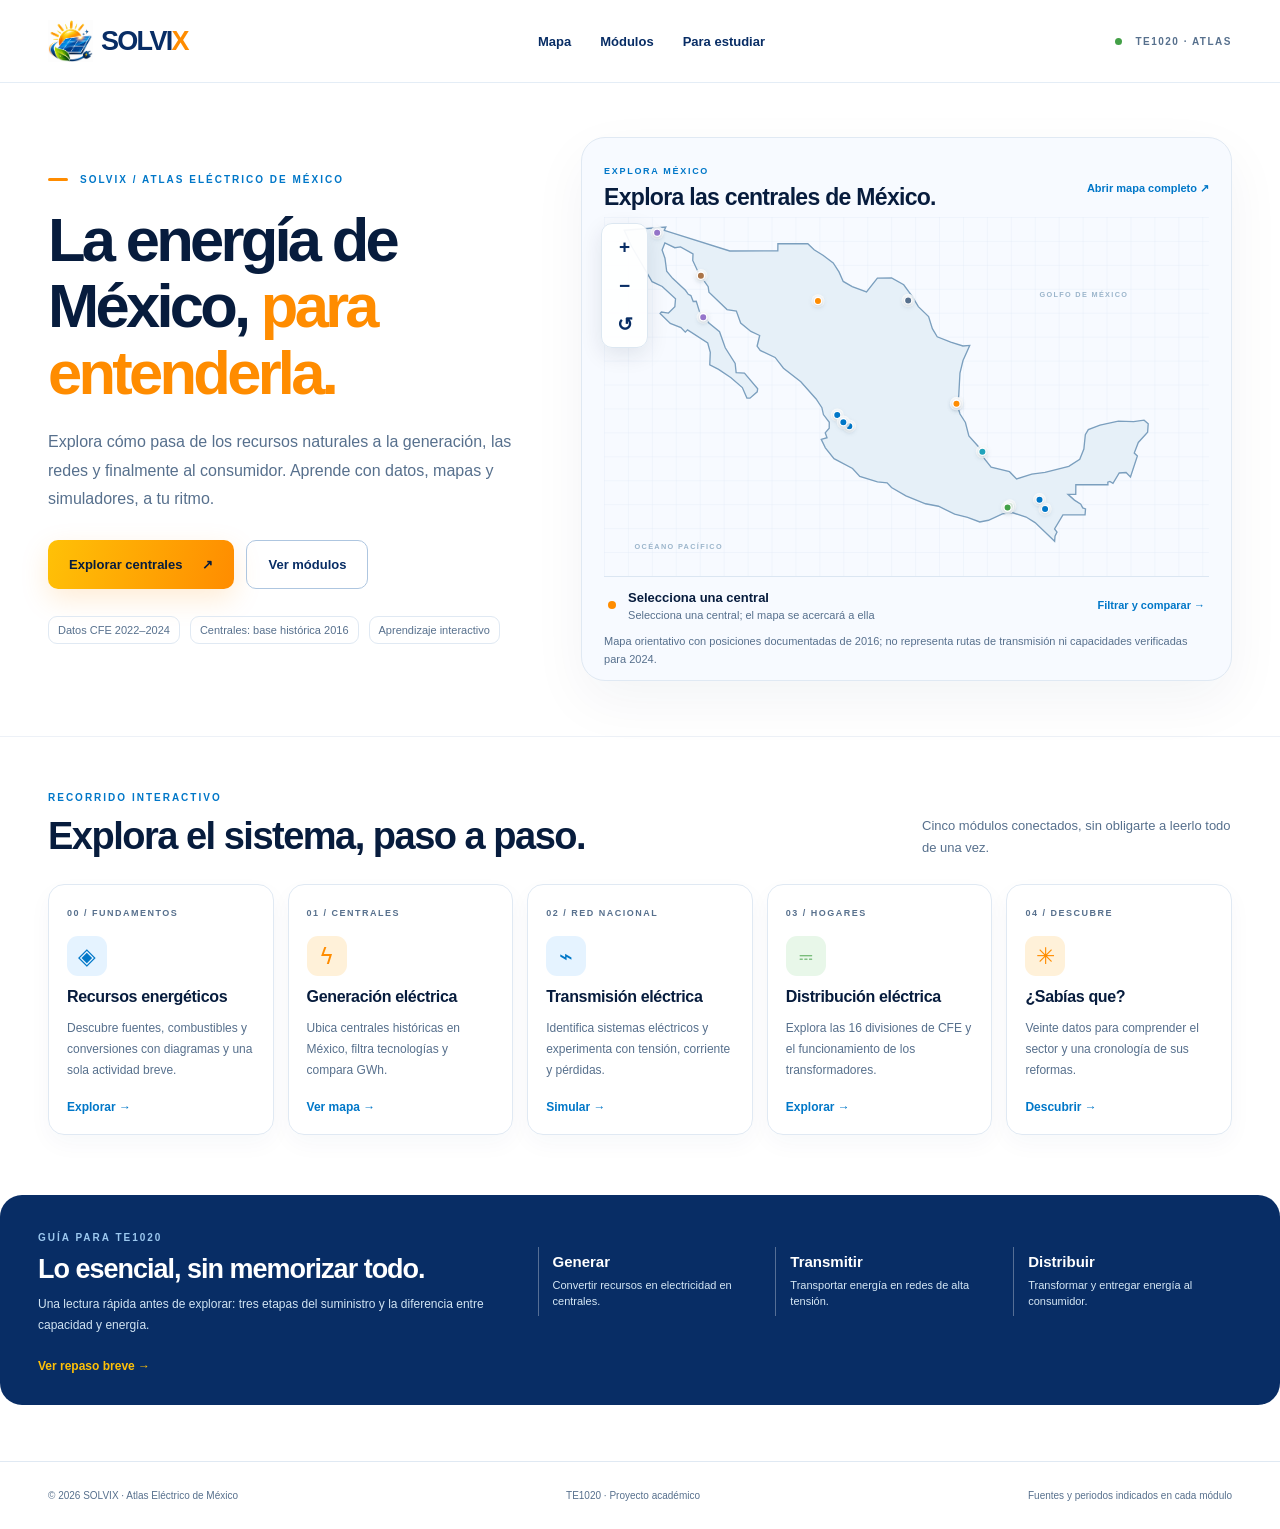
<file: index.html>
<!doctype html><html lang="es-MX"><head><meta charset="utf-8"><meta name="viewport" content="width=device-width,initial-scale=1"><meta name="theme-color" content="#082d65"><meta name="description" content="SOLVIX · Atlas Eléctrico de México. Aprende cómo se genera, transmite y distribuye la electricidad con mapas y simulaciones educativas."><title>SOLVIX | Atlas Eléctrico de México</title><link rel="icon" href="assets/solvix-icon.png"><link rel="stylesheet" href="atlas.css"><script src="atlas.js" defer></script><link rel="stylesheet" href="shared/etapa10-polish.css"><link rel="stylesheet" href="shared/map-navigation.css">
</head><body>
<a class="skip" href="#contenido">Saltar al contenido</a>
<header class="site-header"><a class="brand" href="index.html" aria-label="SOLVIX, inicio del Atlas"><img src="assets/solvix-icon.png" alt="" width="45" height="45"><span>SOLVI<em>X</em></span></a><nav class="main-nav" aria-label="Navegación principal"><a href="#mapa">Mapa</a><a href="#modulos">Módulos</a><a href="#estudiar">Para estudiar</a></nav><span class="tiny-label"><i></i> TE1020 · ATLAS</span></header>
<main id="contenido"><section class="intro"><div class="intro-copy"><div class="overline"><span></span> SOLVIX / ATLAS ELÉCTRICO DE MÉXICO</div><h1>La energía de México, <em>para entenderla.</em></h1><p>Explora cómo pasa de los recursos naturales a la generación, las redes y finalmente al consumidor. Aprende con datos, mapas y simuladores, a tu ritmo.</p><div class="actions"><a class="primary" href="modulos/generacion/index.html#explorador">Explorar centrales <span aria-hidden="true">↗</span></a><a class="secondary" href="#modulos">Ver módulos</a></div><div class="intro-tags"><span>Datos CFE 2022–2024</span><span>Centrales: base histórica 2016</span><span>Aprendizaje interactivo</span></div></div>
<div class="map-card" id="mapa"><div class="map-head"><div><small>EXPLORA MÉXICO</small><h2>Explora las centrales de México.</h2></div><a href="modulos/generacion/index.html#explorador">Abrir mapa completo ↗</a></div><div class="solvix-map-controls" id="homeMapTools" aria-label="Controles del mapa de centrales">
<button type="button" data-map-zoom="in" aria-label="Acercar mapa" title="Acercar">+</button>
<button type="button" data-map-zoom="out" aria-label="Alejar mapa" title="Alejar">−</button>
<button type="button" data-map-zoom="reset" aria-label="Ver México completo" title="Vista completa">↺</button>
</div><svg id="previewMap" viewBox="0 0 910 540" role="img" aria-labelledby="mxTitle mxDesc"><title id="mxTitle">Mapa de México con 15 centrales eléctricas documentadas</title><desc id="mxDesc">Mapa generalizado con puntos de centrales en coordenadas históricas de referencia 2016. Selecciona un punto para consultar su nombre, tecnología y potencia histórica.</desc><defs><pattern id="grid" width="36" height="36" patternUnits="userSpaceOnUse"><path d="M36 0H0V36" fill="none" stroke="#dbe7f4" stroke-width=".8"/></pattern></defs><rect width="910" height="540" fill="url(#grid)"/><path d="M 30.5,19.9 L 93.0,15.1 L 90.6,20.1 L 189.2,51.1 L 261.5,50.9 L 261.6,40.2 L 306.6,40.2 L 316.1,49.4 L 329.4,57.6 L 344.8,69.1 L 353.5,82.6 L 359.9,96.9 L 373.4,104.8 L 394.9,112.6 L 411.3,92.0 L 432.6,91.5 L 450.9,101.9 L 463.9,119.7 L 472.9,134.9 L 488.3,149.8 L 494.0,168.0 L 501.3,180.2 L 521.6,188.2 L 540.0,194.0 L 550.2,193.2 L 540.1,216.0 L 535.5,234.7 L 533.6,269.6 L 531.1,282.3 L 535.6,296.4 L 543.7,309.1 L 548.9,329.3 L 566.1,348.6 L 572.2,363.5 L 582.4,376.3 L 610.0,383.2 L 620.7,394.0 L 643.5,386.8 L 663.4,384.2 L 699.2,375.0 L 715.7,364.4 L 721.9,349.2 L 724.1,327.4 L 728.6,319.8 L 746.2,313.0 L 773.7,307.0 L 796.7,307.9 L 812.5,305.7 L 818.7,311.2 L 817.8,323.7 L 803.8,339.2 L 797.7,355.0 L 802.4,359.5 L 792.0,391.0 L 785.4,384.4 L 775.1,385.1 L 765.7,400.8 L 761.0,397.8 L 757.9,399.0 L 758.1,402.8 L 709.8,402.5 L 709.7,417.2 L 698.0,417.2 L 707.7,425.9 L 717.3,431.9 L 720.2,437.6 L 724.4,439.1 L 723.7,448.0 L 690.4,448.1 L 677.8,469.3 L 681.5,474.1 L 678.5,480.2 L 677.9,487.8 L 648.5,459.8 L 635.0,451.4 L 613.8,444.6 L 599.3,446.5 L 578.4,456.2 L 565.3,458.8 L 546.9,452.0 L 527.5,447.0 L 503.2,435.1 L 483.7,431.4 L 454.2,419.4 L 432.5,406.9 L 425.9,400.0 L 411.4,398.4 L 384.8,390.2 L 373.9,378.3 L 346.0,363.6 L 333.0,347.2 L 326.8,334.5 L 335.5,332.0 L 332.8,324.6 L 338.8,317.8 L 338.9,308.8 L 330.1,297.2 L 327.8,286.8 L 319.1,273.7 L 296.1,247.8 L 270.0,227.5 L 257.4,211.3 L 235.0,200.7 L 230.3,194.4 L 234.2,178.3 L 221.0,172.2 L 205.6,159.6 L 199.1,141.4 L 185.1,139.3 L 157.9,113.0 L 156.7,104.9 L 142.8,85.3 L 133.5,65.3 L 133.9,55.4 L 115.1,45.0 L 106.5,46.2 L 91.6,39.0 L 87.4,49.6 L 91.7,62.0 L 94.3,81.6 L 103.2,92.3 L 122.5,110.2 L 126.8,116.3 L 130.7,118.2 L 134.2,127.1 L 138.8,126.7 L 144.0,143.5 L 151.9,150.1 L 157.4,159.3 L 173.8,172.6 L 182.4,196.8 L 197.3,220.3 L 198.8,234.0 L 211.3,234.9 L 231.2,258.3 L 230.5,263.0 L 219.6,272.5 L 215.0,272.4 L 208.1,256.6 L 191.1,241.8 L 172.4,229.2 L 159.1,222.6 L 159.9,203.6 L 156.0,189.5 L 125.7,169.8 L 122.3,173.2 L 115.7,166.4 L 99.7,160.1 L 84.4,145.0 L 86.3,143.0 L 97.0,144.5 L 106.6,134.8 L 107.6,123.1 L 87.6,104.5 L 72.3,97.3 L 41.0,43.3 L 30.5,19.9 Z" fill="#e6f0f8" stroke="#7b9fbe" stroke-width="2"/><g id="homePins"></g><text class="sea" x="46" y="500">OCÉANO PACÍFICO</text><text class="sea" x="655" y="120">GOLFO DE MÉXICO</text></svg><div class="map-meta"><div class="map-selection" aria-live="polite"><span class="pin-indicator"></span><div><strong id="chosenPlant">Selecciona una central</strong><small id="chosenPlantMeta">Selecciona una central; el mapa se acercará a ella</small></div></div><a href="modulos/generacion/index.html">Filtrar y comparar →</a></div><p class="map-disclaimer">Mapa orientativo con posiciones documentadas de 2016; no representa rutas de transmisión ni capacidades verificadas para 2024.</p></div></section>
<section id="modulos" class="modules"><div class="section-head"><div><span class="eyebrow">RECORRIDO INTERACTIVO</span><h2>Explora el sistema, paso a paso.</h2></div><p>Cinco módulos conectados, sin obligarte a leerlo todo de una vez.</p></div><div class="module-grid"><a class="module-card" href="modulos/recursos/index.html"><span class="num">00 / FUNDAMENTOS</span><span class="mod-symbol blue" aria-hidden="true">◈</span><h3>Recursos energéticos</h3><p>Descubre fuentes, combustibles y conversiones con diagramas y una sola actividad breve.</p><span class="go">Explorar →</span></a><a class="module-card" href="modulos/generacion/index.html"><span class="num">01 / CENTRALES</span><span class="mod-symbol orange" aria-hidden="true">ϟ</span><h3>Generación eléctrica</h3><p>Ubica centrales históricas en México, filtra tecnologías y compara GWh.</p><span class="go">Ver mapa →</span></a><a class="module-card" href="modulos/transmision/index.html"><span class="num">02 / RED NACIONAL</span><span class="mod-symbol blue" aria-hidden="true">⌁</span><h3>Transmisión eléctrica</h3><p>Identifica sistemas eléctricos y experimenta con tensión, corriente y pérdidas.</p><span class="go">Simular →</span></a><a class="module-card" href="modulos/distribucion/index.html"><span class="num">03 / HOGARES</span><span class="mod-symbol green" aria-hidden="true">⎓</span><h3>Distribución eléctrica</h3><p>Explora las 16 divisiones de CFE y el funcionamiento de los transformadores.</p><span class="go">Explorar →</span></a><a class="module-card" href="modulos/sabias/index.html"><span class="num">04 / DESCUBRE</span><span class="mod-symbol orange" aria-hidden="true">✳</span><h3>¿Sabías que?</h3><p>Veinte datos para comprender el sector y una cronología de sus reformas.</p><span class="go">Descubrir →</span></a></div></section>
<section id="estudiar" class="study-band"><div><span class="eyebrow">GUÍA PARA TE1020</span><h2>Lo esencial, sin memorizar todo.</h2><p>Una lectura rápida antes de explorar: tres etapas del suministro y la diferencia entre capacidad y energía.</p></div><div class="study-grid"><div><strong>Generar</strong><span>Convertir recursos en electricidad en centrales.</span></div><div><strong>Transmitir</strong><span>Transportar energía en redes de alta tensión.</span></div><div><strong>Distribuir</strong><span>Transformar y entregar energía al consumidor.</span></div></div><a href="modulos/sabias/index.html#repaso">Ver repaso breve →</a></section>
</main><footer><span>© 2026 SOLVIX · Atlas Eléctrico de México</span><span>TE1020 · Proyecto académico</span><span>Fuentes y periodos indicados en cada módulo</span></footer></body></html>
</file>
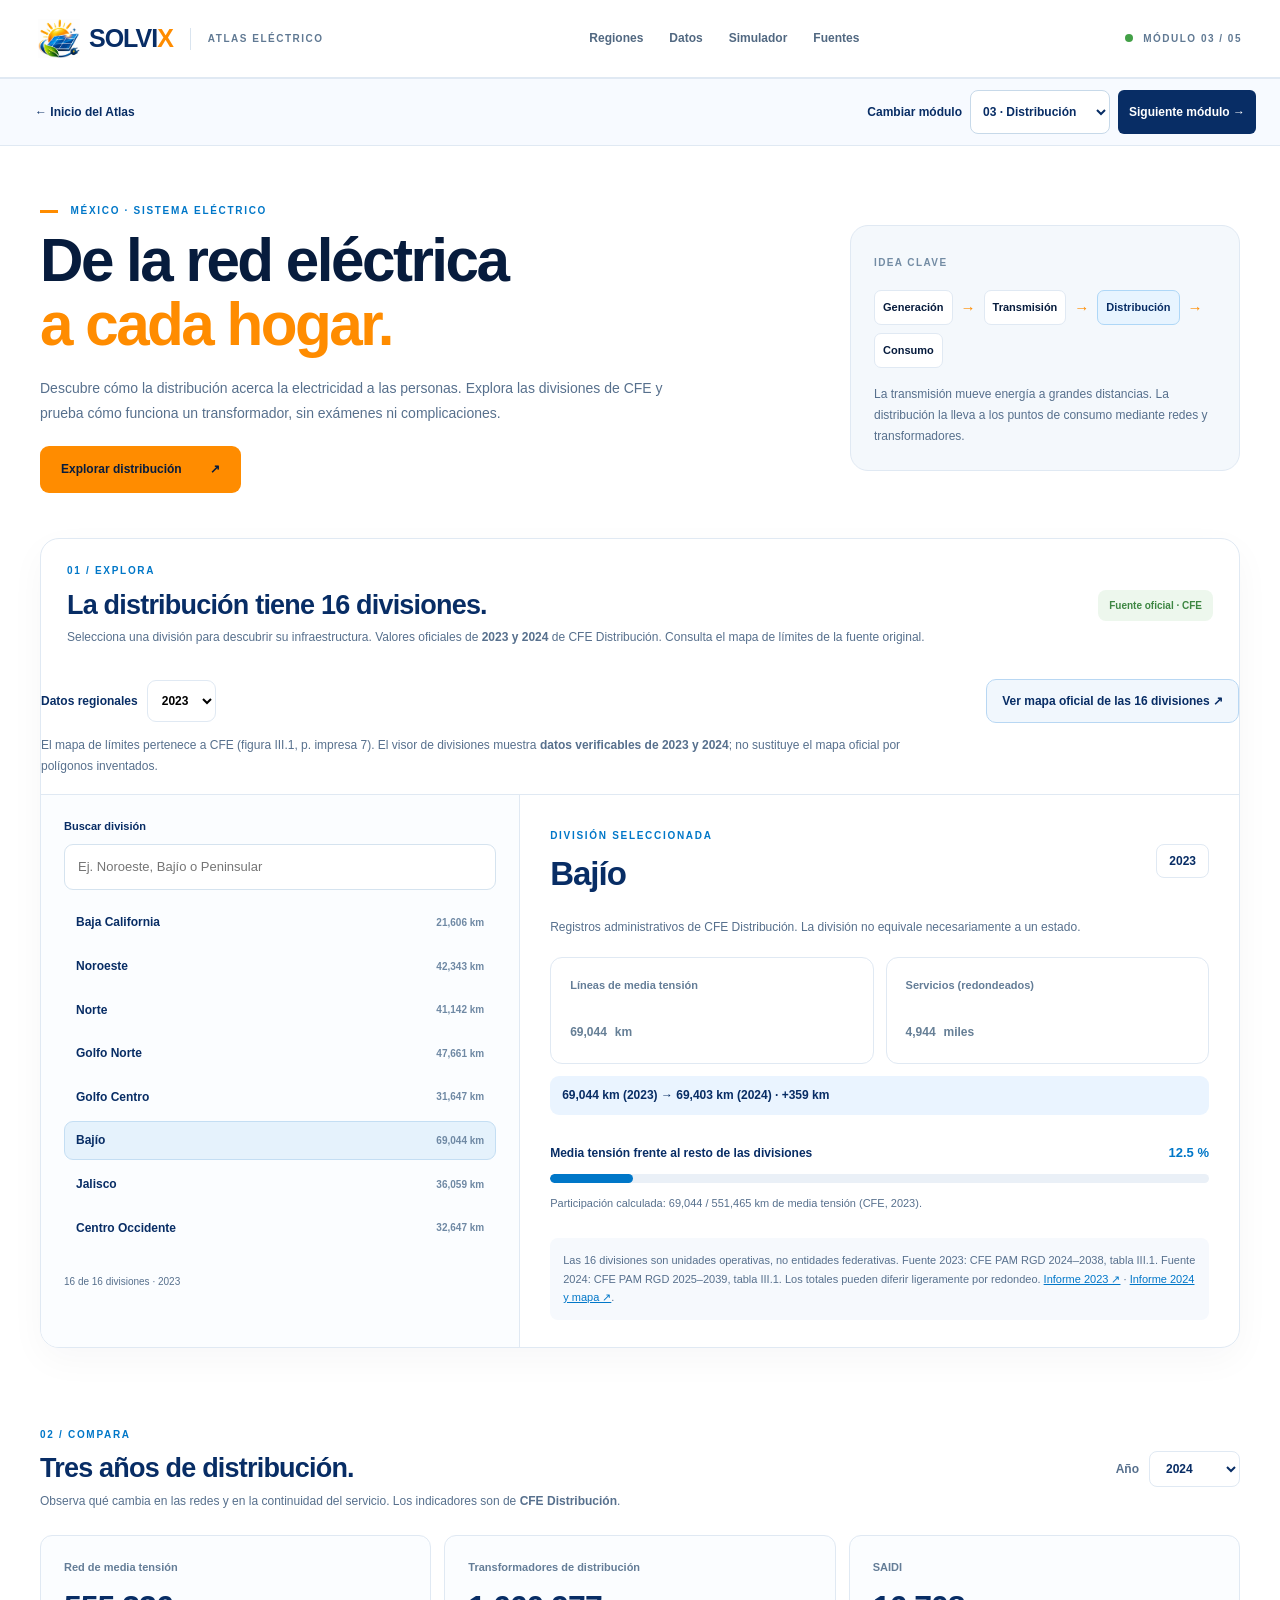
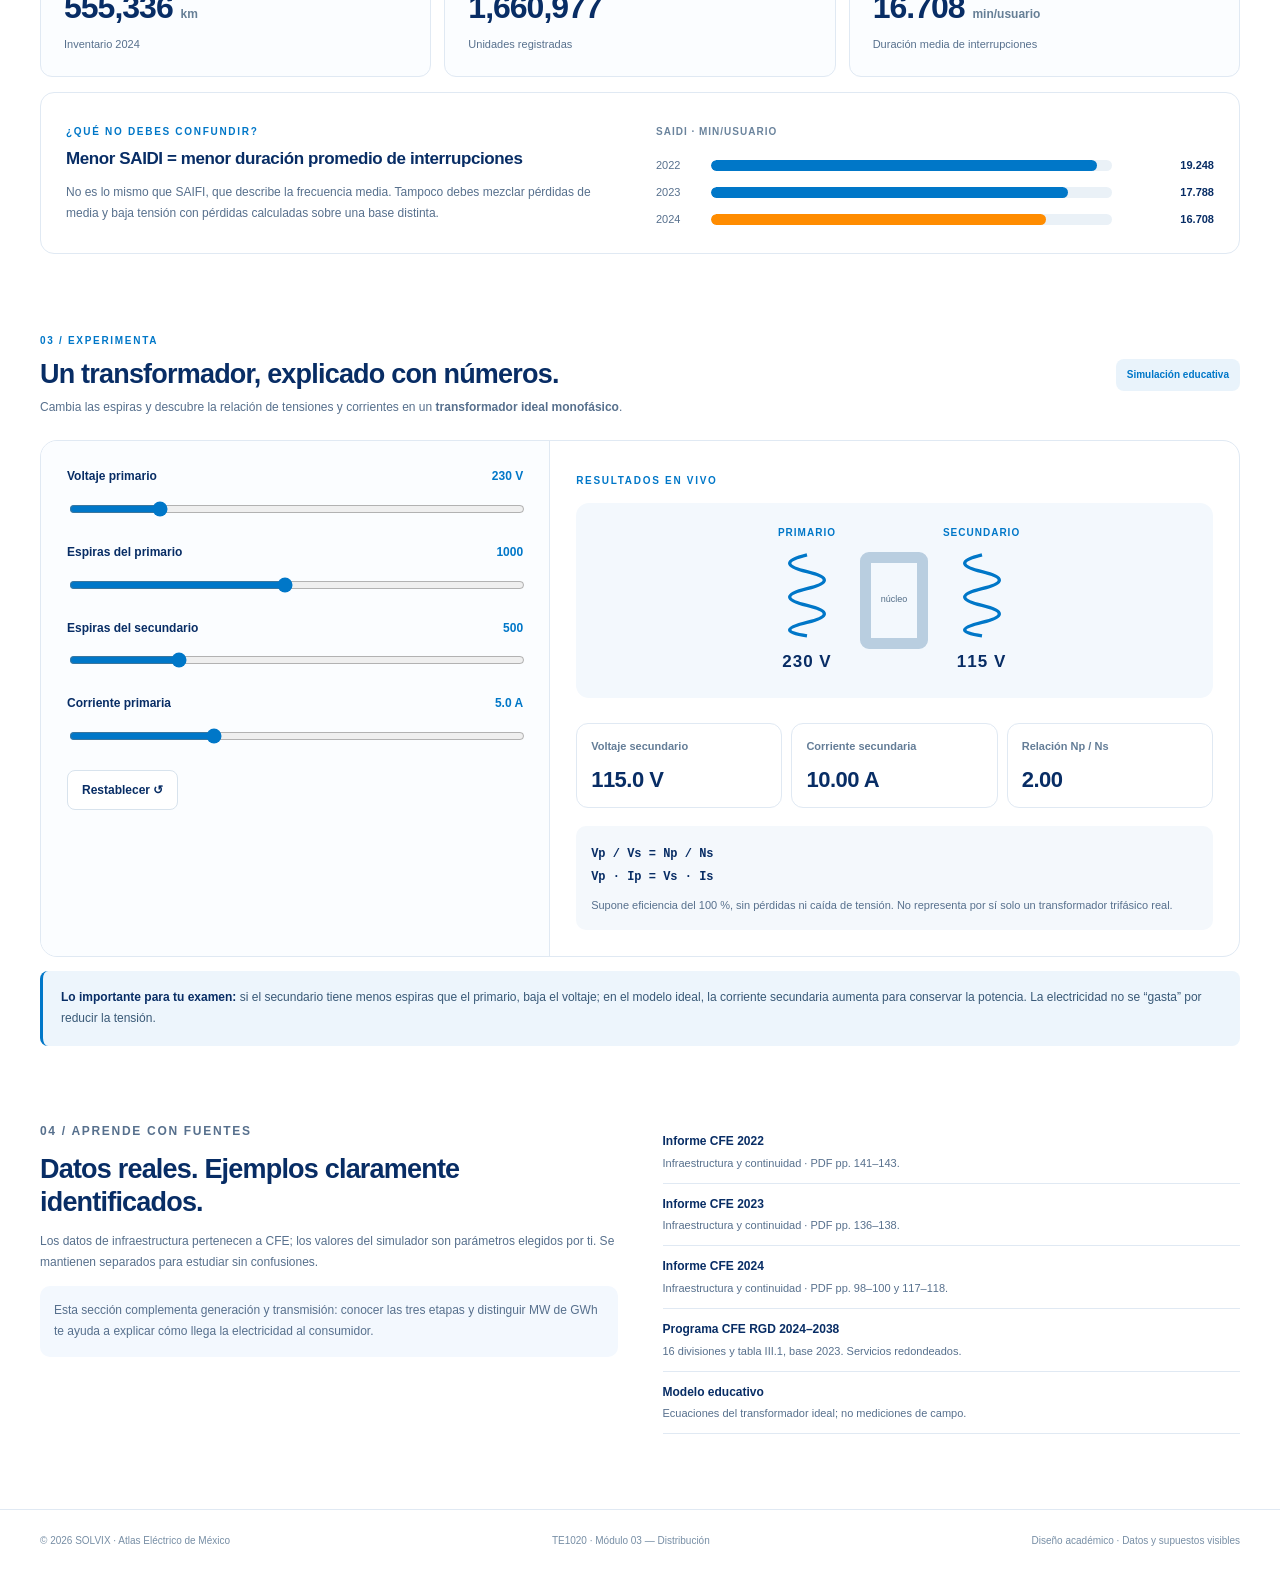
<file: modulos/distribucion/index.html>
<!doctype html><html lang="es-MX"><head><meta charset="utf-8"><meta name="viewport" content="width=device-width, initial-scale=1"><meta name="theme-color" content="#082d65"><meta name="description" content="Atlas Eléctrico de México por SOLVIX: descubre cómo se distribuye la electricidad y experimenta con un transformador ideal."><title>SOLVIX | Atlas · Distribución eléctrica</title><link rel="icon" href="assets/solvix-icon.png"><link rel="stylesheet" href="module.css"><script src="module.js" defer></script><link rel="stylesheet" href="../../shared/atlas-nav.css"><script src="../../shared/atlas-nav.js" defer></script><link rel="stylesheet" href="../../shared/etapa10-polish.css"></head><body>
<a class="skip" href="#explorador">Saltar al contenido</a><header class="header"><a class="brand" href="#inicio" aria-label="SOLVIX inicio"><img src="assets/solvix-icon.png" alt="" width="42" height="42"><strong>SOLVI<span>X</span></strong><i></i><small>ATLAS ELÉCTRICO</small></a><nav aria-label="Navegación del módulo"><a href="#explorador">Regiones</a><a href="#infraestructura">Datos</a><a href="#transformador">Simulador</a><a href="#fuentes">Fuentes</a></nav><div class="module-label"><span class="dot"></span>MÓDULO 03 / 05</div></header>
<main id="inicio"><section class="intro"><div><div class="eyebrow"><span></span> MÉXICO · SISTEMA ELÉCTRICO</div><h1>De la red eléctrica<br><em>a cada hogar.</em></h1><p>Descubre cómo la distribución acerca la electricidad a las personas. Explora las divisiones de CFE y prueba cómo funciona un transformador, sin exámenes ni complicaciones.</p><a href="#explorador" class="go">Explorar distribución <span aria-hidden="true">↗</span></a></div><div class="intro-note"><span>IDEA CLAVE</span><div class="flow"><b>Generación</b><i>→</i><b>Transmisión</b><i>→</i><b class="on">Distribución</b><i>→</i><b>Consumo</b></div><p>La transmisión mueve energía a grandes distancias. La distribución la lleva a los puntos de consumo mediante redes y transformadores.</p></div></section>
<section class="panel" id="explorador"><div class="heading"><div><p class="kicker">01 / EXPLORA</p><h2>La distribución tiene 16 divisiones.</h2><p>Selecciona una división para descubrir su infraestructura. Valores oficiales de <strong>2023 y 2024</strong> de CFE Distribución. Consulta el mapa de límites de la fuente original.</p></div><span class="pill">Fuente oficial · CFE</span></div><div class="regional-tools"><label for="regionYear">Datos regionales <select id="regionYear"><option value="2023">2023</option><option value="2024">2024</option></select></label><a class="original-cfe-map" href="https://www.cfe.gob.mx/distribucion/cumplimiento/Documents/Programa%20de%20Ampliaci%C3%B3n%20y%20Modernizaci%C3%B3n%20de%20las%20Redes%20Generales%20de%20Distribuci%C3%B3n%202025-2039.pdf" target="_blank" rel="noopener noreferrer">Ver mapa oficial de las 16 divisiones ↗</a></div><p class="map-citation">El mapa de límites pertenece a CFE (figura III.1, p. impresa 7). El visor de divisiones muestra <strong>datos verificables de 2023 y 2024</strong>; no sustituye el mapa oficial por polígonos inventados.</p><div class="regional"><div class="regions-left"><label for="regionSearch" class="subhead">Buscar división</label><input id="regionSearch" placeholder="Ej. Noroeste, Bajío o Peninsular" autocomplete="off"><div class="region-list" id="regionList" aria-label="Divisiones regionales de CFE"></div><small id="regionCount" aria-live="polite">16 divisiones</small></div><div class="regions-detail"><div class="detail-title"><div><span class="kicker">DIVISIÓN SELECCIONADA</span><h3 id="regionName">Bajío</h3></div><span class="year-tag" id="regionDataYear">2023</span></div><p class="detail-desc">Registros administrativos de CFE Distribución. La división no equivale necesariamente a un estado.</p><div class="metrics"><div><small>Líneas de media tensión</small><strong><span id="regionKm">69,044</span> <span>km</span></strong></div><div><small>Servicios (redondeados)</small><strong><span id="regionServices">4,944</span> <span>miles</span></strong></div></div><p id="regionChange" class="regional-comparison" aria-live="polite"></p><div class="bar-section"><div class="bar-top"><strong>Media tensión frente al resto de las divisiones</strong><small id="regionShare">12.5 %</small></div><div class="progress"><div id="shareBar" style="width:12.5%"></div></div><p id="shareText">Participación calculada respecto a los 551,465 km publicados en 2023.</p></div><div class="footnote">Las 16 divisiones son unidades operativas, no entidades federativas. Fuente 2023: CFE PAM RGD 2024–2038, tabla III.1. Fuente 2024: CFE PAM RGD 2025–2039, tabla III.1. Los totales pueden diferir ligeramente por redondeo. <a target="_blank" rel="noopener noreferrer" href="https://beta.cfe.mx/distribucion/cumplimiento/Documents/PAM%20RGD%202024-2038%20VF.pdf">Informe 2023 ↗</a> · <a target="_blank" rel="noopener noreferrer" href="https://www.cfe.gob.mx/distribucion/cumplimiento/Documents/Programa%20de%20Ampliaci%C3%B3n%20y%20Modernizaci%C3%B3n%20de%20las%20Redes%20Generales%20de%20Distribuci%C3%B3n%202025-2039.pdf">Informe 2024 y mapa ↗</a>.</div></div></div></section>
<section id="infraestructura" class="data-section"><div class="heading"><div><p class="kicker">02 / COMPARA</p><h2>Tres años de distribución.</h2><p>Observa qué cambia en las redes y en la continuidad del servicio. Los indicadores son de <strong>CFE Distribución</strong>.</p></div><label class="year-select">Año <select id="year"><option>2022</option><option>2023</option><option selected>2024</option></select></label></div><div class="stats"><article><span>Red de media tensión</span><strong><span id="medium">555,336</span> <small>km</small></strong><p id="mediumNote">Inventario 2024</p></article><article><span>Transformadores de distribución</span><strong id="transformers">1,660,977</strong><p>Unidades registradas</p></article><article><span>SAIDI</span><strong><span id="saidi">16.708</span> <small>min/usuario</small></strong><p>Duración media de interrupciones</p></article></div><div class="evidence"><div><span class="kicker">¿QUÉ NO DEBES CONFUNDIR?</span><h3>Menor SAIDI = menor duración promedio de interrupciones</h3><p>No es lo mismo que SAIFI, que describe la frecuencia media. Tampoco debes mezclar pérdidas de media y baja tensión con pérdidas calculadas sobre una base distinta.</p></div><div class="trend"><span>SAIDI · MIN/USUARIO</span><div id="saidiBars" class="trend-bars" role="img" aria-label="Comparación SAIDI de 2022 a 2024"></div></div></div></section>
<section id="transformador" class="sim-section"><div class="heading"><div><p class="kicker">03 / EXPERIMENTA</p><h2>Un transformador, explicado con números.</h2><p>Cambia las espiras y descubre la relación de tensiones y corrientes en un <strong>transformador ideal monofásico</strong>.</p></div><span class="pill blue">Simulación educativa</span></div><div class="sim"><div class="control-side"><label>Voltaje primario <b id="vpOut">230 V</b><input id="vp" type="range" min="50" max="1000" value="230" step="10"></label><label>Espiras del primario <b id="npOut">1000</b><input id="np" type="range" min="100" max="2000" value="1000" step="50"></label><label>Espiras del secundario <b id="nsOut">500</b><input id="ns" type="range" min="50" max="2000" value="500" step="50"></label><label>Corriente primaria <b id="ipOut">5.0 A</b><input id="ip" type="range" min="0.5" max="15" value="5" step="0.5"></label><button id="reset" type="button" class="reset">Restablecer ↺</button></div><div class="sim-display"><span class="kicker">RESULTADOS EN VIVO</span><div class="trafo-diagram" aria-label="Diagrama conceptual de un transformador ideal"><div class="coil">PRIMARIO<svg viewBox="0 0 90 100" aria-hidden="true"><path d="M45 3 Q4 13 45 23 Q86 33 45 43 Q4 53 45 63 Q86 73 45 83 Q4 93 45 99" fill="none" stroke="currentColor" stroke-width="4"/></svg><b id="vLeft">230 V</b></div><div class="core"><span>núcleo</span></div><div class="coil">SECUNDARIO<svg viewBox="0 0 90 100" aria-hidden="true"><path d="M45 3 Q4 13 45 23 Q86 33 45 43 Q4 53 45 63 Q86 73 45 83 Q4 93 45 99" fill="none" stroke="currentColor" stroke-width="4"/></svg><b id="vRight">115 V</b></div></div><div class="sim-results"><div><small>Voltaje secundario</small><strong id="vsResult">115 V</strong></div><div><small>Corriente secundaria</small><strong id="isResult">10.00 A</strong></div><div><small>Relación Np / Ns</small><strong id="ratioResult">2.00</strong></div></div><div class="formula"><code>Vp / Vs = Np / Ns</code><code>Vp · Ip = Vs · Is</code><p>Supone eficiencia del 100 %, sin pérdidas ni caída de tensión. No representa por sí solo un transformador trifásico real.</p></div></div></div><div class="insight"><b>Lo importante para tu examen:</b> si el secundario tiene menos espiras que el primario, baja el voltaje; en el modelo ideal, la corriente secundaria aumenta para conservar la potencia. La electricidad no se “gasta” por reducir la tensión.</div></section>
<section id="fuentes" class="method"><div><p class="kicker">04 / APRENDE CON FUENTES</p><h2>Datos reales. Ejemplos claramente identificados.</h2><p>Los datos de infraestructura pertenecen a CFE; los valores del simulador son parámetros elegidos por ti. Se mantienen separados para estudiar sin confusiones.</p><p class="study">Esta sección complementa generación y transmisión: conocer las tres etapas y distinguir MW de GWh te ayuda a explicar cómo llega la electricidad al consumidor.</p></div><ul><li><b>Informe CFE 2022</b><span>Infraestructura y continuidad · PDF pp. 141–143.</span></li><li><b>Informe CFE 2023</b><span>Infraestructura y continuidad · PDF pp. 136–138.</span></li><li><b>Informe CFE 2024</b><span>Infraestructura y continuidad · PDF pp. 98–100 y 117–118.</span></li><li><b>Programa CFE RGD 2024–2038</b><span>16 divisiones y tabla III.1, base 2023. Servicios redondeados.</span></li><li><b>Modelo educativo</b><span>Ecuaciones del transformador ideal; no mediciones de campo.</span></li></ul></section>
</main><footer><span>© 2026 SOLVIX · Atlas Eléctrico de México</span><span>TE1020 · Módulo 03 — Distribución</span><span>Diseño académico · Datos y supuestos visibles</span></footer></body></html>
</file>
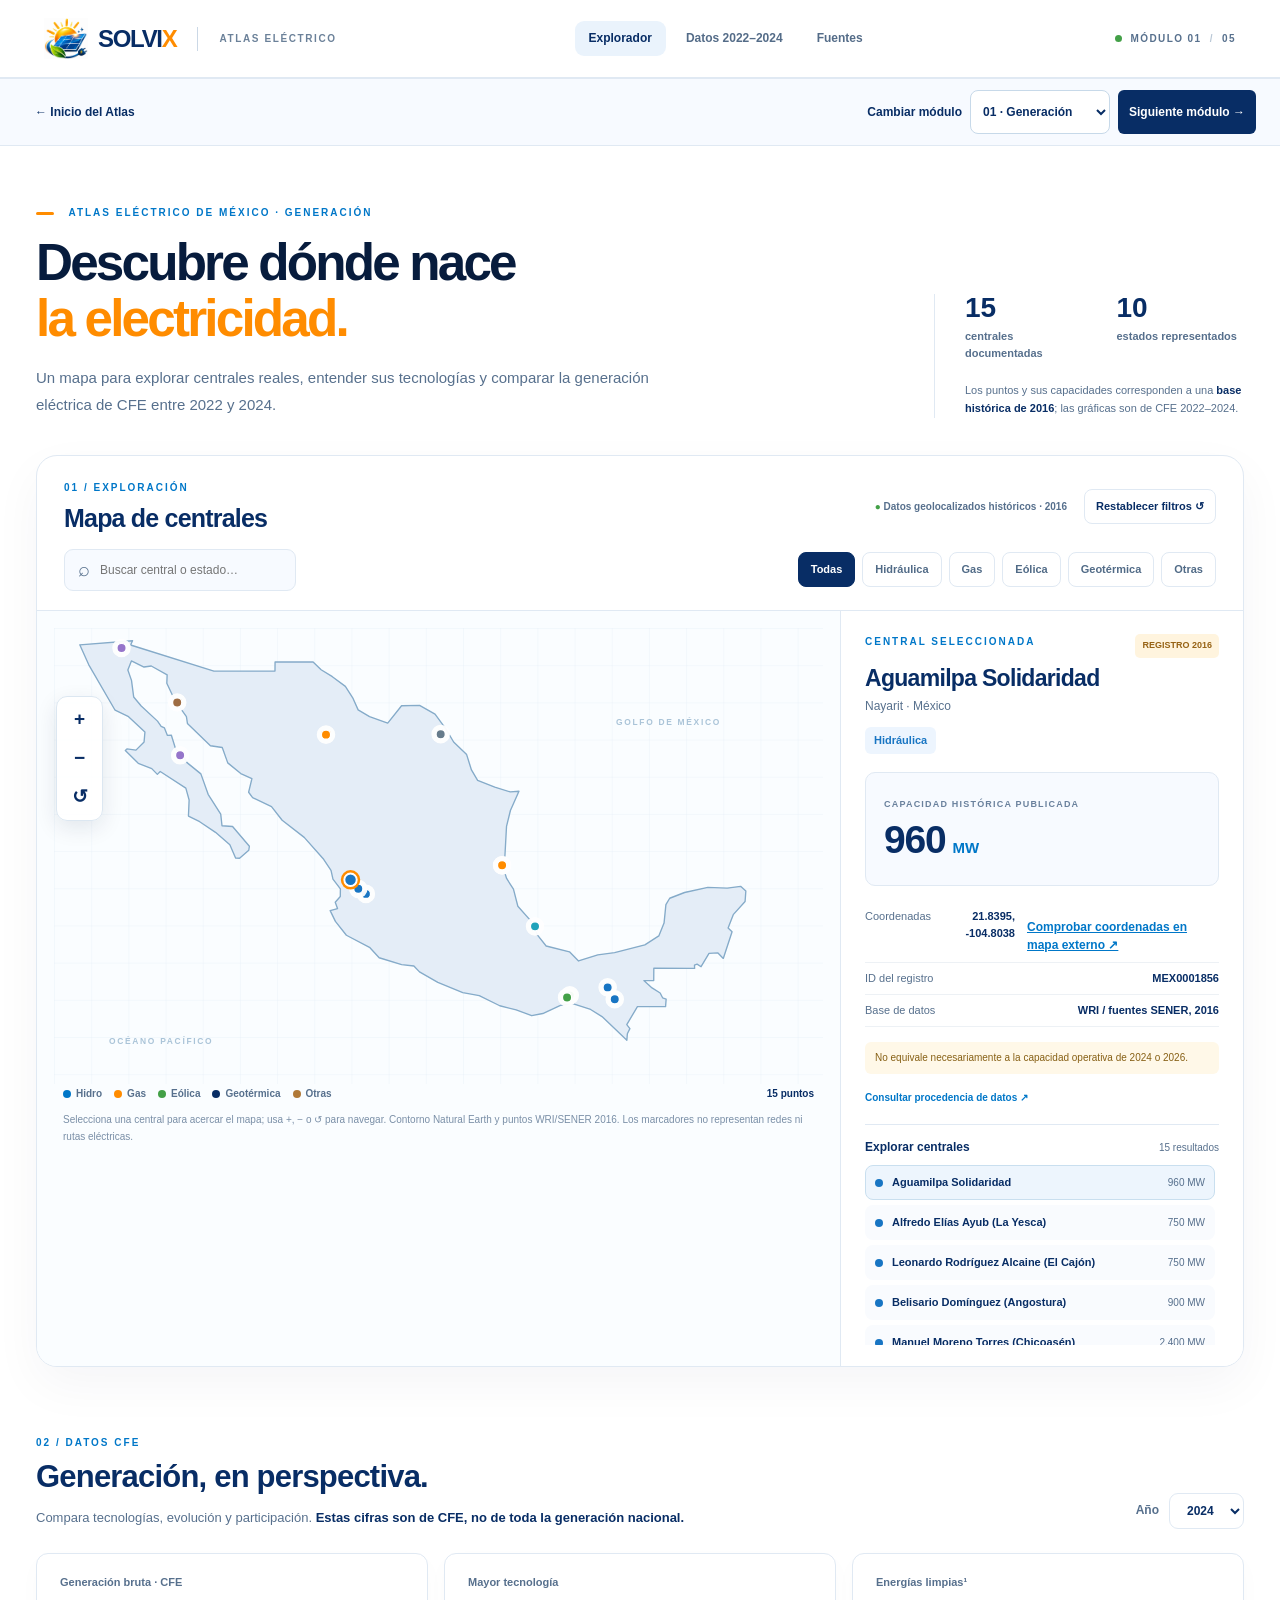
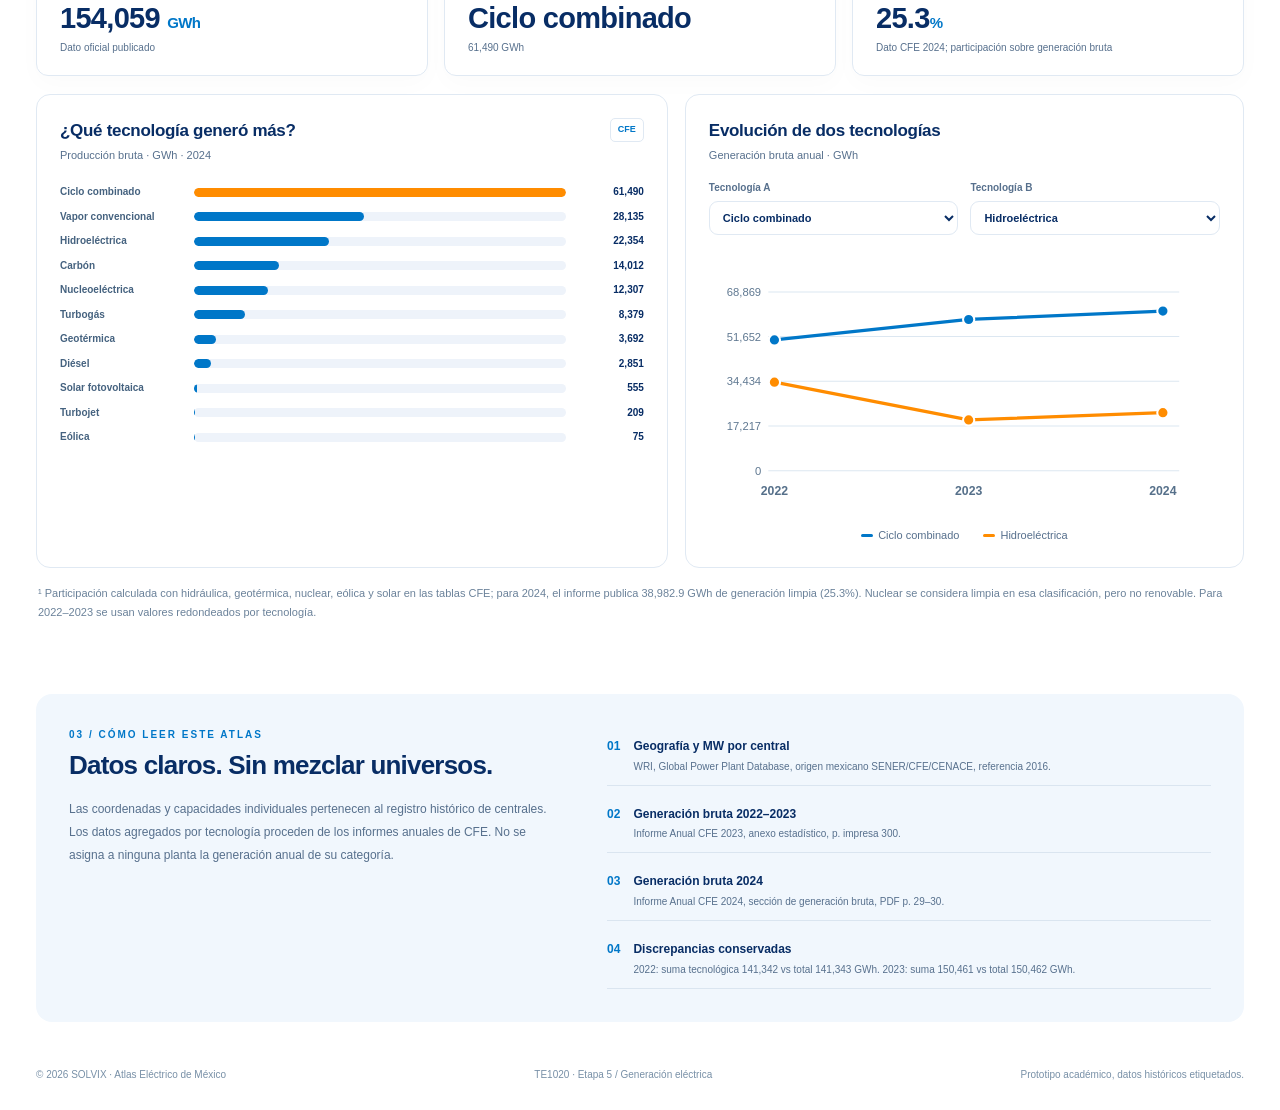
<file: modulos/generacion/index.html>
<!doctype html>
<html lang="es-MX">
<head>
<meta charset="utf-8"><meta name="viewport" content="width=device-width,initial-scale=1">
<meta name="theme-color" content="#082d65"><meta name="description" content="SOLVIX Atlas Eléctrico de México: explora centrales reales y datos históricos de generación CFE.">
<title>SOLVIX | Atlas · Generación eléctrica</title>
<link rel="icon" href="assets/solvix-icon.png" type="image/png"><link rel="stylesheet" href="module.css">
<script src="module.js" defer></script>
<link rel="stylesheet" href="../../shared/atlas-nav.css"><script src="../../shared/atlas-nav.js" defer></script><link rel="stylesheet" href="../../shared/etapa10-polish.css"><link rel="stylesheet" href="../../shared/map-navigation.css">
</head>
<body>
<a class="skip" href="#explorador">Saltar al mapa de centrales</a>
<div class="shell">
<header class="topbar">
  <div class="brand"><img src="assets/solvix-icon.png" width="44" height="44" alt=""><span>SOLVI<b>X</b></span><span class="brand-divider" aria-hidden="true"></span><span class="brand-small">ATLAS ELÉCTRICO</span></div>
  <nav class="topnav" aria-label="Secciones del módulo"><a href="#explorador" class="current">Explorador</a><a href="#datos">Datos 2022–2024</a><a href="#metodo">Fuentes</a></nav>
  <span class="step-label"><span class="live-dot" aria-hidden="true"></span>MÓDULO 01 <span class="sep">/</span> 05</span>
</header>
<main>
<section class="intro" aria-labelledby="main-title"><div><p class="overline"><span class="dash"></span> ATLAS ELÉCTRICO DE MÉXICO · GENERACIÓN</p><h1 id="main-title">Descubre dónde nace<br><em>la electricidad.</em></h1><p class="lead">Un mapa para explorar centrales reales, entender sus tecnologías y comparar la generación eléctrica de CFE entre 2022 y 2024.</p></div><div class="intro-side"><div class="mini-number"><strong>15</strong><span>centrales documentadas</span></div><div class="mini-number"><strong>10</strong><span>estados representados</span></div><p>Los puntos y sus capacidades corresponden a una <strong>base histórica de 2016</strong>; las gráficas son de CFE 2022–2024.</p></div></section>
<section class="workspace" id="explorador" aria-labelledby="map-title"><div class="workspace-head"><div><p class="section-kicker">01 / EXPLORACIÓN</p><h2 id="map-title">Mapa de centrales</h2></div><div class="map-top-right"><span class="source-chip">● Datos geolocalizados históricos · 2016</span><button type="button" class="subtle-btn" id="resetBtn">Restablecer filtros ↺</button></div></div>
<div class="tools"><label class="searchbox"><span aria-hidden="true">⌕</span><span class="sr-only">Buscar central o estado</span><input id="search" type="search" placeholder="Buscar central o estado…" autocomplete="off"></label><div class="filters" id="filters" role="group" aria-label="Filtrar por tecnología"><button type="button" class="filter active" data-type="Todos" aria-pressed="true">Todas</button><button type="button" class="filter" data-type="Hidráulica" aria-pressed="false">Hidráulica</button><button type="button" class="filter" data-type="Gas" aria-pressed="false">Gas</button><button type="button" class="filter" data-type="Eólica" aria-pressed="false">Eólica</button><button type="button" class="filter" data-type="Geotérmica" aria-pressed="false">Geotérmica</button><button type="button" class="filter" data-type="Otras" aria-pressed="false">Otras</button></div></div>
<div class="map-layout">
<div class="map-panel"><div class="map-main"><div class="solvix-map-controls" id="generationMapTools" aria-label="Controles del mapa de generación">
<button type="button" data-map-zoom="in" aria-label="Acercar mapa" title="Acercar">+</button>
<button type="button" data-map-zoom="out" aria-label="Alejar mapa" title="Alejar">−</button>
<button type="button" data-map-zoom="reset" aria-label="Ver México completo" title="Vista completa">↺</button>
</div><svg id="mexicoMap" viewBox="0 0 910 540" role="img" aria-labelledby="mapSvgTitle mapSvgDesc" preserveAspectRatio="xMidYMid meet"><title id="mapSvgTitle">Mapa geográfico de México con centrales eléctricas históricas seleccionables</title><desc id="mapSvgDesc">Los puntos están situados con latitud y longitud documentadas; también pueden elegirse desde la lista accesible al lado del mapa.</desc><defs><pattern id="mapgrid" width="44" height="44" patternUnits="userSpaceOnUse"><path d="M44 0 H0 V44" fill="none" stroke="#dce7f3" stroke-width=".65" /></pattern></defs><rect width="910" height="540" fill="url(#mapgrid)"/><path id="mxPath" d="M 30.5,19.9 L 93.0,15.1 L 90.6,20.1 L 189.2,51.1 L 261.5,50.9 L 261.6,40.2 L 306.6,40.2 L 316.1,49.4 L 329.4,57.6 L 344.8,69.1 L 353.5,82.6 L 359.9,96.9 L 373.4,104.8 L 394.9,112.6 L 411.3,92.0 L 432.6,91.5 L 450.9,101.9 L 463.9,119.7 L 472.9,134.9 L 488.3,149.8 L 494.0,168.0 L 501.3,180.2 L 521.6,188.2 L 540.0,194.0 L 550.2,193.2 L 540.1,216.0 L 535.5,234.7 L 533.6,269.6 L 531.1,282.3 L 535.6,296.4 L 543.7,309.1 L 548.9,329.3 L 566.1,348.6 L 572.2,363.5 L 582.4,376.3 L 610.0,383.2 L 620.7,394.0 L 643.5,386.8 L 663.4,384.2 L 699.2,375.0 L 715.7,364.4 L 721.9,349.2 L 724.1,327.4 L 728.6,319.8 L 746.2,313.0 L 773.7,307.0 L 796.7,307.9 L 812.5,305.7 L 818.7,311.2 L 817.8,323.7 L 803.8,339.2 L 797.7,355.0 L 802.4,359.5 L 792.0,391.0 L 785.4,384.4 L 775.1,385.1 L 765.7,400.8 L 761.0,397.8 L 757.9,399.0 L 758.1,402.8 L 709.8,402.5 L 709.7,417.2 L 698.0,417.2 L 707.7,425.9 L 717.3,431.9 L 720.2,437.6 L 724.4,439.1 L 723.7,448.0 L 690.4,448.1 L 677.8,469.3 L 681.5,474.1 L 678.5,480.2 L 677.9,487.8 L 648.5,459.8 L 635.0,451.4 L 613.8,444.6 L 599.3,446.5 L 578.4,456.2 L 565.3,458.8 L 546.9,452.0 L 527.5,447.0 L 503.2,435.1 L 483.7,431.4 L 454.2,419.4 L 432.5,406.9 L 425.9,400.0 L 411.4,398.4 L 384.8,390.2 L 373.9,378.3 L 346.0,363.6 L 333.0,347.2 L 326.8,334.5 L 335.5,332.0 L 332.8,324.6 L 338.8,317.8 L 338.9,308.8 L 330.1,297.2 L 327.8,286.8 L 319.1,273.7 L 296.1,247.8 L 270.0,227.5 L 257.4,211.3 L 235.0,200.7 L 230.3,194.4 L 234.2,178.3 L 221.0,172.2 L 205.6,159.6 L 199.1,141.4 L 185.1,139.3 L 157.9,113.0 L 156.7,104.9 L 142.8,85.3 L 133.5,65.3 L 133.9,55.4 L 115.1,45.0 L 106.5,46.2 L 91.6,39.0 L 87.4,49.6 L 91.7,62.0 L 94.3,81.6 L 103.2,92.3 L 122.5,110.2 L 126.8,116.3 L 130.7,118.2 L 134.2,127.1 L 138.8,126.7 L 144.0,143.5 L 151.9,150.1 L 157.4,159.3 L 173.8,172.6 L 182.4,196.8 L 197.3,220.3 L 198.8,234.0 L 211.3,234.9 L 231.2,258.3 L 230.5,263.0 L 219.6,272.5 L 215.0,272.4 L 208.1,256.6 L 191.1,241.8 L 172.4,229.2 L 159.1,222.6 L 159.9,203.6 L 156.0,189.5 L 125.7,169.8 L 122.3,173.2 L 115.7,166.4 L 99.7,160.1 L 84.4,145.0 L 86.3,143.0 L 97.0,144.5 L 106.6,134.8 L 107.6,123.1 L 87.6,104.5 L 72.3,97.3 L 41.0,43.3 L 30.5,19.9 Z" fill="#e4edf7" stroke="#85abc9" stroke-width="1.6" stroke-linejoin="round"/><g id="mapPins"></g><text x="65" y="492" class="sea-label">OCÉANO PACÍFICO</text><text x="665" y="115" class="sea-label">GOLFO DE MÉXICO</text></svg></div><div class="map-footer"><div class="legend" aria-label="Tecnologías"><span><i class="dot hydro"></i>Hidro</span><span><i class="dot gas"></i>Gas</span><span><i class="dot wind"></i>Eólica</span><span><i class="dot geothermal"></i>Geotérmica</span><span><i class="dot other"></i>Otras</span></div><span id="mapCount" class="count">15 puntos</span></div><p class="map-note">Selecciona una central para acercar el mapa; usa +, − o ↺ para navegar. Contorno Natural Earth y puntos WRI/SENER 2016. Los marcadores no representan redes ni rutas eléctricas.</p></div>
<aside class="detail-panel" aria-label="Detalle de la central seleccionada"><div class="detail-top"><p class="section-kicker">CENTRAL SELECCIONADA</p><span class="history-pill">REGISTRO 2016</span></div><h3 id="plantName">Aguamilpa Solidaridad</h3><p class="state-line" id="plantLocation">Nayarit · México</p><div class="tech-label" id="plantType">Hidráulica</div><div class="power-block"><span>CAPACIDAD HISTÓRICA PUBLICADA</span><div><strong id="plantPower">960</strong><b>MW</b></div></div><dl class="plant-fields"><div><dt>Coordenadas</dt><dd id="plantCoords">21.8395, −104.8038</dd></div><div><dt>ID del registro</dt><dd id="plantId">MEX0001856</dd></div><div><dt>Base de datos</dt><dd>WRI / fuentes SENER, 2016</dd></div></dl><p class="detail-caution">No equivale necesariamente a la capacidad operativa de 2024 o 2026.</p><a class="source-link" target="_blank" rel="noopener noreferrer" href="https://github.com/wri/global-power-plant-database">Consultar procedencia de datos <span aria-hidden="true">↗</span></a><hr><div class="list-head"><strong>Explorar centrales</strong><span id="listCount">15 resultados</span></div><div class="plant-list" id="plantList" aria-label="Listado seleccionable de centrales"></div></aside>
</div></section>
<section class="data-section" id="datos" aria-labelledby="data-title"><div class="section-heading"><div><p class="section-kicker">02 / DATOS CFE</p><h2 id="data-title">Generación, en perspectiva.</h2><p>Compara tecnologías, evolución y participación. <strong>Estas cifras son de CFE, no de toda la generación nacional.</strong></p></div><label class="year-picker">Año <select id="yearSelect" aria-label="Elegir año de la generación de CFE"><option value="2022">2022</option><option value="2023">2023</option><option value="2024" selected>2024</option></select></label></div>
<div class="kpi-grid"><article class="kpi"><span>Generación bruta · CFE</span><strong id="kpiTotal">154,059 <small>GWh</small></strong><p>Dato oficial publicado</p></article><article class="kpi"><span>Mayor tecnología</span><strong id="kpiLeader">Ciclo combinado</strong><p id="kpiLeaderValue">61,490 GWh</p></article><article class="kpi"><span>Energías limpias¹</span><strong id="kpiClean">25.3<small>%</small></strong><p>Participación en generación bruta CFE</p></article></div>
<div class="charts"><article class="chart-card"><div class="chart-card-top"><div><h3>¿Qué tecnología generó más?</h3><p id="barSub">Producción bruta en GWh · 2024</p></div><span class="tag-outline">CFE</span></div><div id="barChart" class="bars" role="img" aria-label="Gráfica de generación eléctrica bruta por tecnología"></div></article><article class="chart-card"><div class="chart-card-top"><div><h3>Evolución de dos tecnologías</h3><p>Generación bruta anual · GWh</p></div></div><div class="compare-controls"><label>Tecnología A <select id="compareA"></select></label><label>Tecnología B <select id="compareB"></select></label></div><div id="trendChart" class="trend" role="img" aria-label="Comparación de generación anual entre dos tecnologías"></div><div class="trend-legend"><span><i class="line-key a"></i><span id="legendA"></span></span><span><i class="line-key b"></i><span id="legendB"></span></span></div></article></div>
<p class="footnote">¹ Participación calculada con hidráulica, geotérmica, nuclear, eólica y solar en las tablas CFE; para 2024, el informe publica 38,982.9 GWh de generación limpia (25.3%). Nuclear se considera limpia en esa clasificación, pero no renovable. Para 2022–2023 se usan valores redondeados por tecnología.</p></section>
<section class="method" id="metodo"><div><p class="section-kicker">03 / CÓMO LEER ESTE ATLAS</p><h2>Datos claros. Sin mezclar universos.</h2><p>Las coordenadas y capacidades individuales pertenecen al registro histórico de centrales. Los datos agregados por tecnología proceden de los informes anuales de CFE. No se asigna a ninguna planta la generación anual de su categoría.</p></div><div class="sources-list"><div><b>01</b><span><strong>Geografía y MW por central</strong><small>WRI, Global Power Plant Database, origen mexicano SENER/CFE/CENACE, referencia 2016.</small></span></div><div><b>02</b><span><strong>Generación bruta 2022–2023</strong><small>Informe Anual CFE 2023, anexo estadístico, p. impresa 300.</small></span></div><div><b>03</b><span><strong>Generación bruta 2024</strong><small>Informe Anual CFE 2024, sección de generación bruta, PDF p. 29–30.</small></span></div><div><b>04</b><span><strong>Discrepancias conservadas</strong><small>2022: suma tecnológica 141,342 vs total 141,343 GWh. 2023: suma 150,461 vs total 150,462 GWh.</small></span></div></div></section>
</main><footer><span>© 2026 SOLVIX · Atlas Eléctrico de México</span><span>TE1020 · Etapa 5 / Generación eléctrica</span><span>Prototipo académico, datos históricos etiquetados.</span></footer>
</div><script>document.addEventListener('DOMContentLoaded',()=>{const id=document.getElementById('plantId'),coords=document.getElementById('plantCoords');if(!id||!coords)return;let link=document.createElement('a');link.id='verifyLocation';link.target='_blank';link.rel='noopener noreferrer';link.textContent='Comprobar coordenadas en mapa externo ↗';link.style.cssText='display:inline-block;margin-top:10px;color:#0077c8;text-decoration:underline;font-size:12px;font-weight:700';coords.closest('div')?.appendChild(link);function refresh(){const m=coords.textContent.match(/(-?\d+\.\d+)\s*,\s*(-?\d+\.\d+)/);if(m){link.href='https://www.openstreetmap.org/?mlat='+encodeURIComponent(m[1])+'&mlon='+encodeURIComponent(m[2])+'#map=11/'+encodeURIComponent(m[1])+'/'+encodeURIComponent(m[2]);}}new MutationObserver(refresh).observe(coords,{childList:true,characterData:true,subtree:true});refresh();});</script></body></html>
</file>
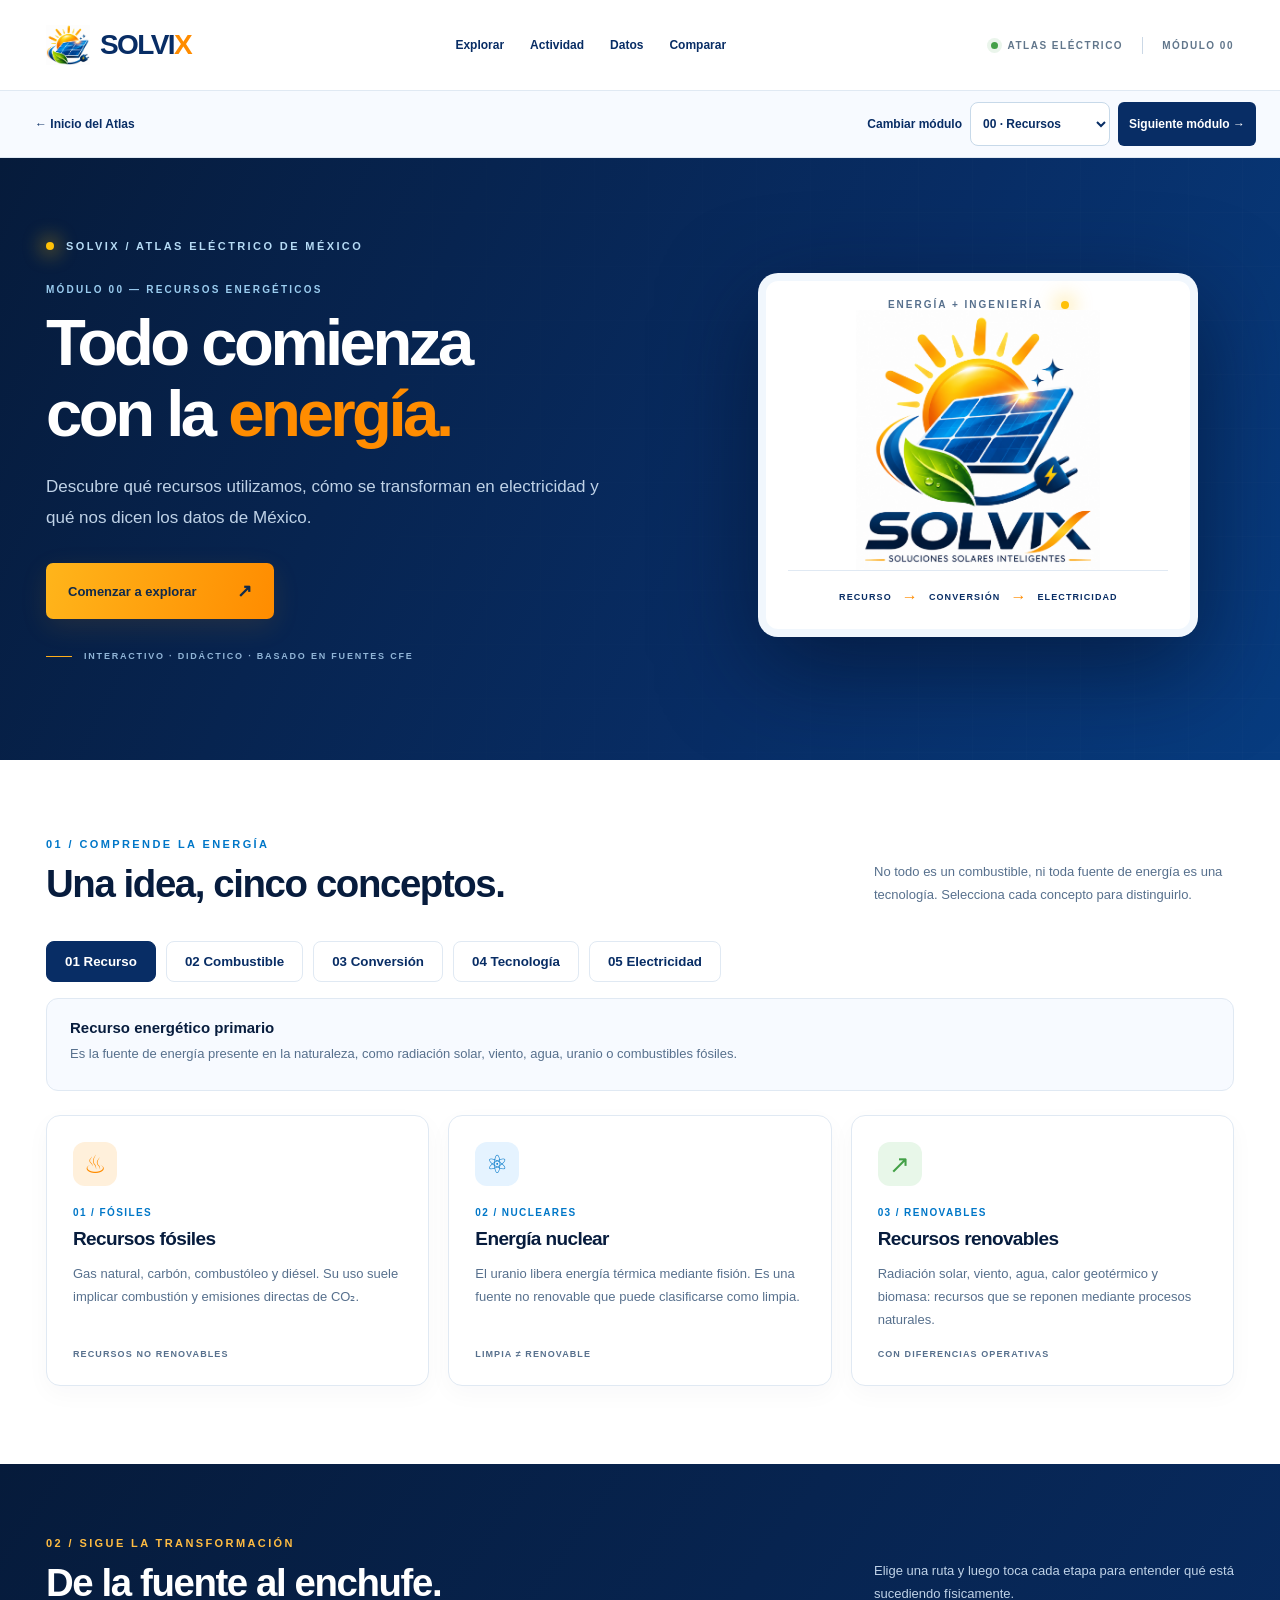
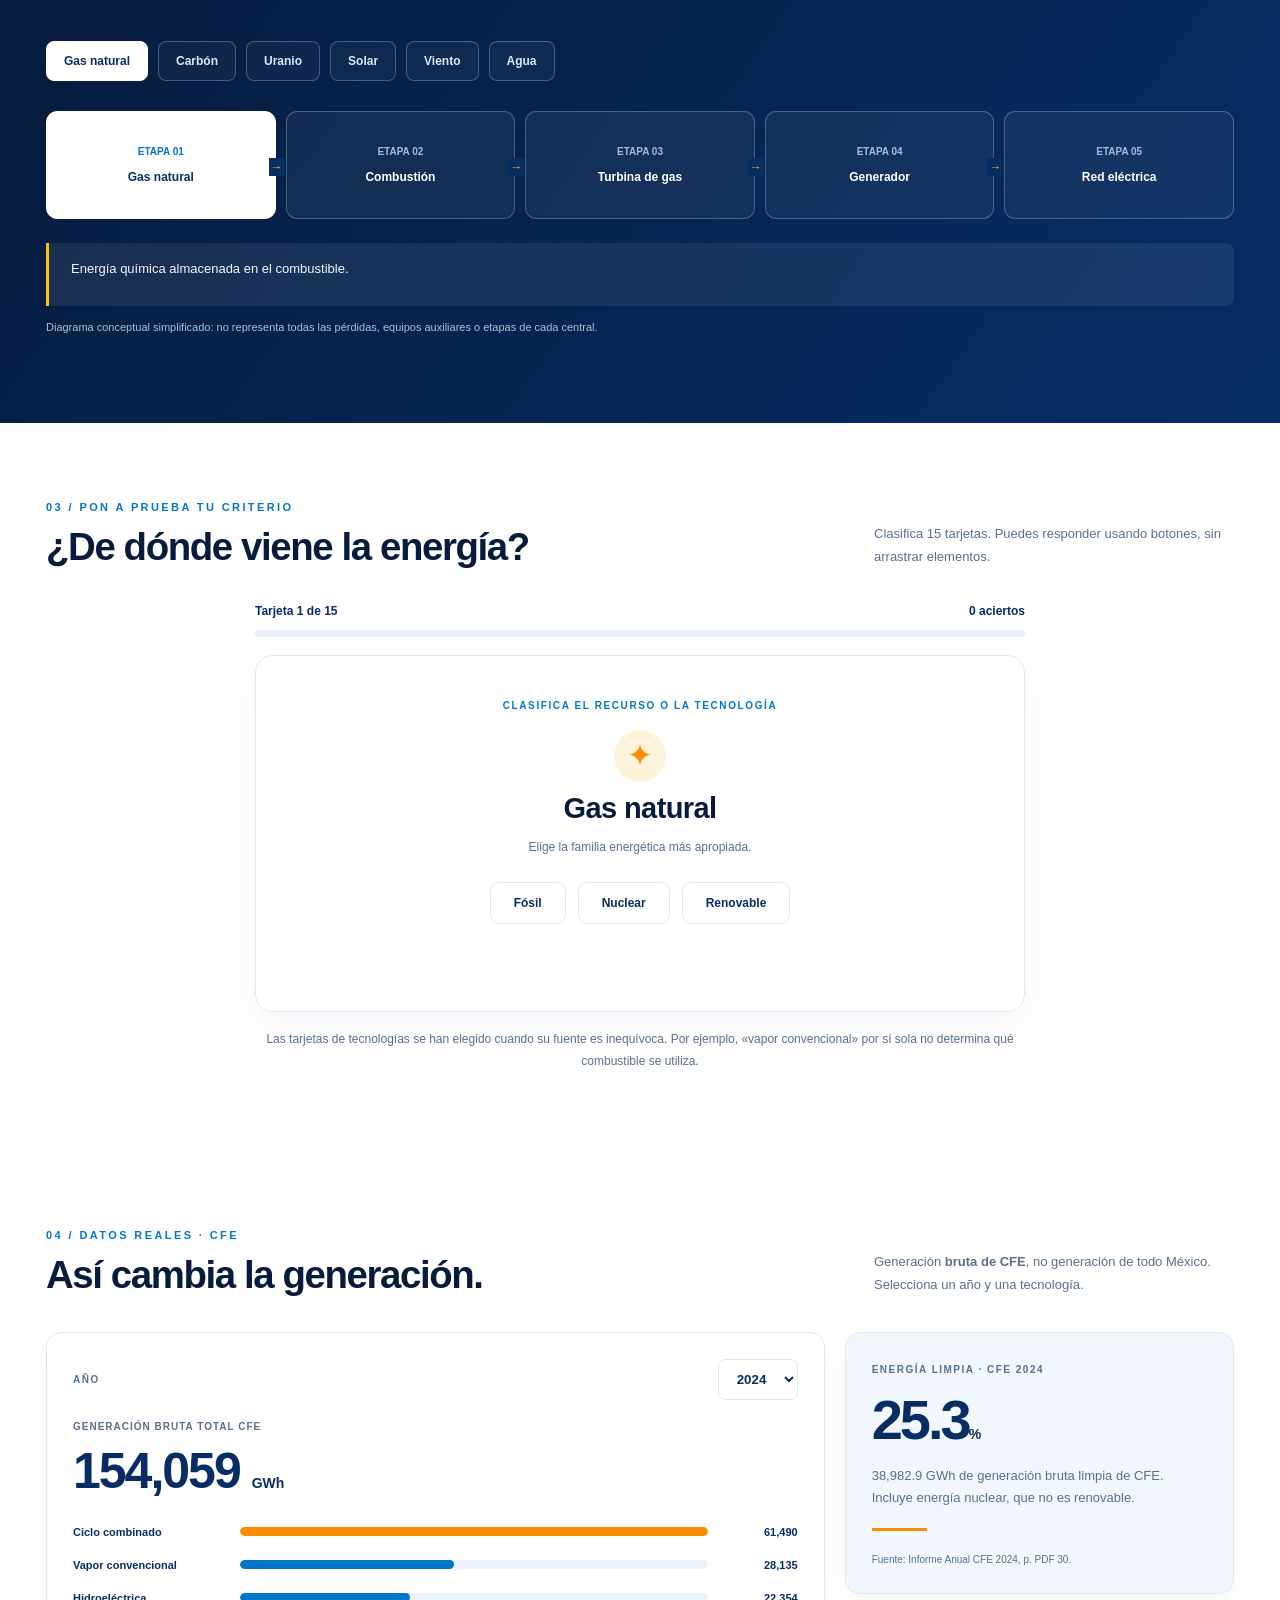
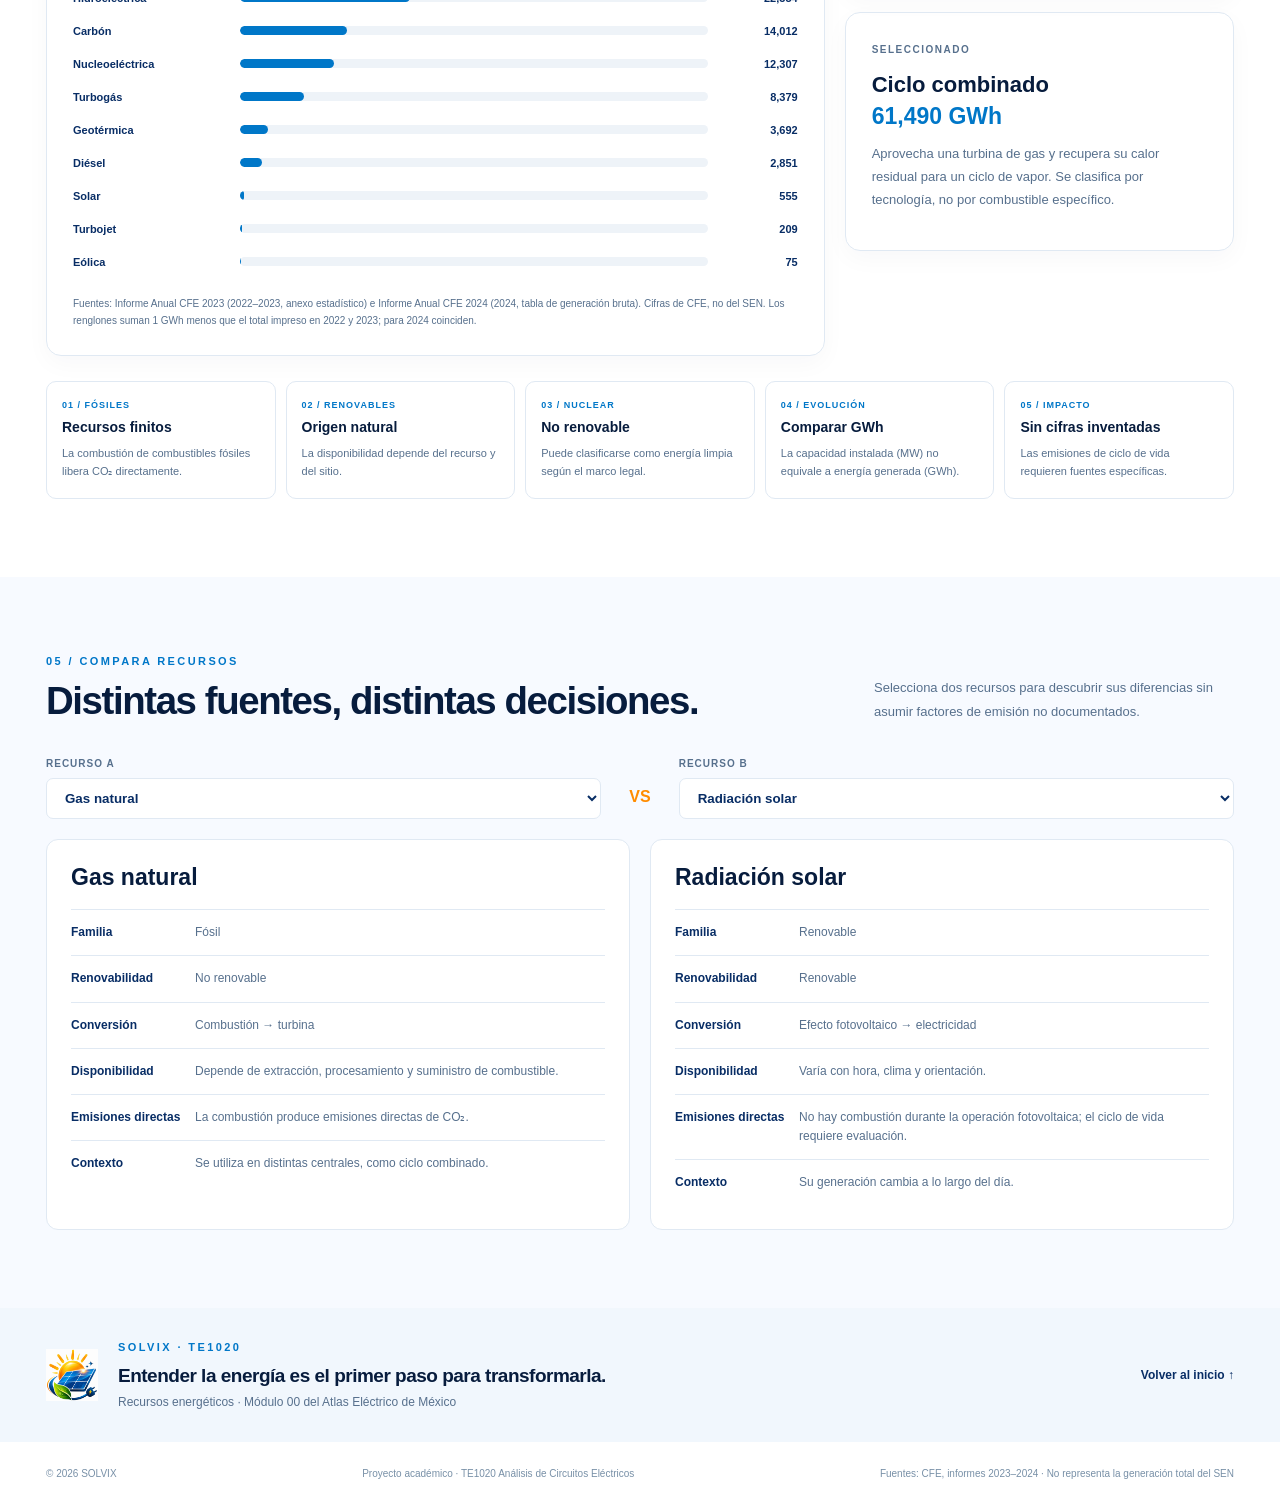
<file: modulos/recursos/index.html>
<!doctype html>
<html lang="es-MX">
<head>
<meta charset="utf-8"><meta name="viewport" content="width=device-width, initial-scale=1"><meta name="theme-color" content="#082d65">
<meta name="description" content="SOLVIX · Atlas Eléctrico de México — recursos energéticos y conversión de electricidad."><title>SOLVIX | Atlas Eléctrico — Recursos Energéticos</title>
<link rel="icon" href="assets/solvix-icon.png" type="image/png"><link rel="stylesheet" href="styles.css"><link rel="stylesheet" href="module.css"><script src="module.js" defer></script>
<link rel="stylesheet" href="../../shared/atlas-nav.css"><script src="../../shared/atlas-nav.js" defer></script><link rel="stylesheet" href="../../shared/etapa10-polish.css"></head>
<body><div class="page-shell">
<header class="site-header" aria-label="Encabezado principal">
  <a class="wordmark" href="#inicio" aria-label="SOLVIX, volver al inicio"><img src="assets/solvix-icon.png" alt="" width="44" height="44"><span>SOLVI<span class="wordmark-x">X</span></span></a>
  <nav class="module-nav" aria-label="Navegación del módulo"><a href="#explorar">Explorar</a><a href="#clasificar">Actividad</a><a href="#datos">Datos</a><a href="#comparar">Comparar</a></nav>
  <div class="header-right"><span class="header-dot" aria-hidden="true"></span> ATLAS ELÉCTRICO <span class="header-divider" aria-hidden="true"></span> MÓDULO 00</div>
</header>
<main id="inicio">
<section class="module-hero" aria-labelledby="hero-title">
  <div class="module-hero-inner"><div class="hero-copy"><p class="eyebrow"><span class="sun-dot" aria-hidden="true"></span> SOLVIX / ATLAS ELÉCTRICO DE MÉXICO</p><p class="module-overline">MÓDULO 00 — RECURSOS ENERGÉTICOS</p><h1 id="hero-title">Todo comienza<br>con la <span class="glow-word">energía.</span></h1>
  <p class="module-hero-intro">Descubre qué recursos utilizamos, cómo se transforman en electricidad y qué nos dicen los datos de México.</p>
  <a class="primary-link" href="#explorar">Comenzar a explorar <span aria-hidden="true">↗</span></a>
  <p class="hero-meta"><span class="meta-line" aria-hidden="true"></span> INTERACTIVO · DIDÁCTICO · BASADO EN FUENTES CFE</p></div>
  <div class="hero-showcase" aria-label="Panel de identidad SOLVIX y representación del flujo energético">
    <div class="showcase-card"><div class="showcase-kicker">ENERGÍA + INGENIERÍA <span class="sun-dot" aria-hidden="true"></span></div><img src="assets/solvix-logo.png" class="showcase-logo" alt="Logotipo original SOLVIX, Soluciones Solares Inteligentes"><div class="showcase-path"><span>RECURSO</span><b aria-hidden="true">→</b><span>CONVERSIÓN</span><b aria-hidden="true">→</b><span>ELECTRICIDAD</span></div></div>
  </div></div>
</section>
<section class="module-intro" id="explorar" aria-labelledby="intro-title"><div class="section-headline"><div><p class="section-eyebrow">01 / COMPRENDE LA ENERGÍA</p><h2 id="intro-title">Una idea, cinco conceptos.</h2></div><p>No todo es un combustible, ni toda fuente de energía es una tecnología. Selecciona cada concepto para distinguirlo.</p></div>
<div class="concept-strip" id="concept-strip" role="group" aria-label="Conceptos básicos">
<button type="button" data-concept="recurso" class="concept-chip is-active" aria-pressed="true">01 Recurso</button><button type="button" data-concept="combustible" class="concept-chip" aria-pressed="false">02 Combustible</button><button type="button" data-concept="conversion" class="concept-chip" aria-pressed="false">03 Conversión</button><button type="button" data-concept="tecnologia" class="concept-chip" aria-pressed="false">04 Tecnología</button><button type="button" data-concept="electricidad" class="concept-chip" aria-pressed="false">05 Electricidad</button>
</div><div class="concept-detail" id="concept-detail" aria-live="polite"></div>
<div class="resource-grid" aria-label="Familias de recursos"><article class="resource-card"><span class="resource-glyph fossil-icon" aria-hidden="true">♨</span><p class="resource-number">01 / FÓSILES</p><h3>Recursos fósiles</h3><p>Gas natural, carbón, combustóleo y diésel. Su uso suele implicar combustión y emisiones directas de CO₂.</p><span class="resource-footer">RECURSOS NO RENOVABLES</span></article><article class="resource-card"><span class="resource-glyph nuclear-icon" aria-hidden="true">⚛</span><p class="resource-number">02 / NUCLEARES</p><h3>Energía nuclear</h3><p>El uranio libera energía térmica mediante fisión. Es una fuente no renovable que puede clasificarse como limpia.</p><span class="resource-footer">LIMPIA ≠ RENOVABLE</span></article><article class="resource-card"><span class="resource-glyph renew-icon" aria-hidden="true">↗</span><p class="resource-number">03 / RENOVABLES</p><h3>Recursos renovables</h3><p>Radiación solar, viento, agua, calor geotérmico y biomasa: recursos que se reponen mediante procesos naturales.</p><span class="resource-footer">CON DIFERENCIAS OPERATIVAS</span></article></div>
</section>
<section class="dark-band" id="convertir" aria-labelledby="flow-title"><div class="band-inner"><div class="section-headline inverse"><div><p class="section-eyebrow">02 / SIGUE LA TRANSFORMACIÓN</p><h2 id="flow-title">De la fuente al enchufe.</h2></div><p>Elige una ruta y luego toca cada etapa para entender qué está sucediendo físicamente.</p></div><div class="flow-options" id="flow-options" role="group" aria-label="Elegir recurso"></div><div class="flow-stage-row" id="flow-stage-row"></div><p id="flow-explanation" class="flow-explanation" aria-live="polite"></p><p class="flow-caution">Diagrama conceptual simplificado: no representa todas las pérdidas, equipos auxiliares o etapas de cada central.</p></div></section>
<section class="learning-section" id="clasificar" aria-labelledby="classify-title"><div class="section-headline"><div><p class="section-eyebrow">03 / PON A PRUEBA TU CRITERIO</p><h2 id="classify-title">¿De dónde viene la energía?</h2></div><p>Clasifica 15 tarjetas. Puedes responder usando botones, sin arrastrar elementos.</p></div><div class="classify-wrap"><div class="quiz-progress"><span id="quiz-count">Tarjeta 1 de 15</span><span id="quiz-score">0 aciertos</span></div><div class="progress-track" id="quiz-progress" role="progressbar" aria-label="Progreso de la actividad de clasificación" aria-valuemin="0" aria-valuemax="15" aria-valuenow="0"><div id="quiz-progress-fill" class="progress-fill" style="width:0%"></div></div><div class="quiz-card"><p class="quiz-super">CLASIFICA EL RECURSO O LA TECNOLOGÍA</p><div class="quiz-symbol" aria-hidden="true">✦</div><h3 id="quiz-question"></h3><p id="quiz-hint" class="quiz-hint"></p><div id="quiz-answers" class="quiz-answers"><button type="button" data-answer="fosil">Fósil</button><button type="button" data-answer="nuclear">Nuclear</button><button type="button" data-answer="renovable">Renovable</button></div><div id="quiz-feedback" aria-live="polite" class="quiz-feedback"></div><button type="button" id="next-card" class="secondary-action" hidden>Siguiente tarjeta →</button><button type="button" id="restart-quiz" class="secondary-action" hidden>Repetir actividad ↻</button></div><p class="quiz-footnote">Las tarjetas de tecnologías se han elegido cuando su fuente es inequívoca. Por ejemplo, «vapor convencional» por sí sola no determina qué combustible se utiliza.</p></div></section>
<section class="learning-section stats-section" id="datos" aria-labelledby="stats-title"><div class="section-headline"><div><p class="section-eyebrow">04 / DATOS REALES · CFE</p><h2 id="stats-title">Así cambia la generación.</h2></div><p>Generación <strong>bruta de CFE</strong>, no generación de todo México. Selecciona un año y una tecnología.</p></div><div class="stats-layout"><div class="stats-panel"><div class="stats-toolbar"><label for="year-select">AÑO</label><select id="year-select"><option value="2022">2022</option><option value="2023">2023</option><option value="2024" selected>2024</option></select></div><div class="stat-hero"><span>GENERACIÓN BRUTA TOTAL CFE</span><strong id="total-gwh">154,059 <small>GWh</small></strong></div><div id="technology-bars" class="technology-bars"></div><p class="small-source">Fuentes: Informe Anual CFE 2023 (2022–2023, anexo estadístico) e Informe Anual CFE 2024 (2024, tabla de generación bruta). Cifras de CFE, no del SEN. Los renglones suman 1 GWh menos que el total impreso en 2022 y 2023; para 2024 coinciden.</p></div><div class="stats-side"><div class="clean-kpi"><span>ENERGÍA LIMPIA · CFE 2024</span><strong>25.3<small>%</small></strong><p>38,982.9 GWh de generación bruta limpia de CFE. Incluye energía nuclear, que no es renovable.</p><span class="mini-rule"></span><small>Fuente: Informe Anual CFE 2024, p. PDF 30.</small></div><div class="tech-note"><span>SELECCIONADO</span><h3 id="selected-tech-title">Ciclo combinado</h3><strong id="selected-tech-value">61,490 GWh</strong><p id="selected-tech-note">Tecnología de generación; utiliza una turbina de gas y recupera calor para un ciclo de vapor.</p></div></div></div>
<div class="insights-five"><div><small>01 / FÓSILES</small><strong>Recursos finitos</strong><span>La combustión de combustibles fósiles libera CO₂ directamente.</span></div><div><small>02 / RENOVABLES</small><strong>Origen natural</strong><span>La disponibilidad depende del recurso y del sitio.</span></div><div><small>03 / NUCLEAR</small><strong>No renovable</strong><span>Puede clasificarse como energía limpia según el marco legal.</span></div><div><small>04 / EVOLUCIÓN</small><strong>Comparar GWh</strong><span>La capacidad instalada (MW) no equivale a energía generada (GWh).</span></div><div><small>05 / IMPACTO</small><strong>Sin cifras inventadas</strong><span>Las emisiones de ciclo de vida requieren fuentes específicas.</span></div></div></section>
<section class="learning-section compare-section" id="comparar" aria-labelledby="compare-title"><div class="section-headline"><div><p class="section-eyebrow">05 / COMPARA RECURSOS</p><h2 id="compare-title">Distintas fuentes, distintas decisiones.</h2></div><p>Selecciona dos recursos para descubrir sus diferencias sin asumir factores de emisión no documentados.</p></div><div class="compare-controls"><label>RECURSO A <select id="compare-a"></select></label><span aria-hidden="true" class="compare-vs">VS</span><label>RECURSO B <select id="compare-b"></select></label></div><div class="compare-grid" id="compare-grid"></div></section>
<section class="learning-section reflect-section" id="reflexionar" hidden aria-labelledby="reflect-title"><div class="section-headline"><div><p class="section-eyebrow">06 / INTERPRETA, NO MEMORICES</p><h2 id="reflect-title">Ideas para repasar</h2></div><p>Cinco reflexiones opcionales, sin calificación ni obligación de responder.</p></div><div id="reflection-list" class="reflection-list"></div></section>
<section class="finish-band"><img src="assets/solvix-icon.png" alt="" width="52" height="52"><div><p class="section-eyebrow">SOLVIX · TE1020</p><h2>Entender la energía es el primer paso para transformarla.</h2><p>Recursos energéticos · Módulo 00 del Atlas Eléctrico de México</p></div><a href="#inicio" class="back-to-top">Volver al inicio ↑</a></section>
</main><footer class="site-footer"><span>© 2026 SOLVIX</span><span>Proyecto académico · TE1020 Análisis de Circuitos Eléctricos</span><span>Fuentes: CFE, informes 2023–2024 · No representa la generación total del SEN</span></footer>
</div></body></html>
</file>
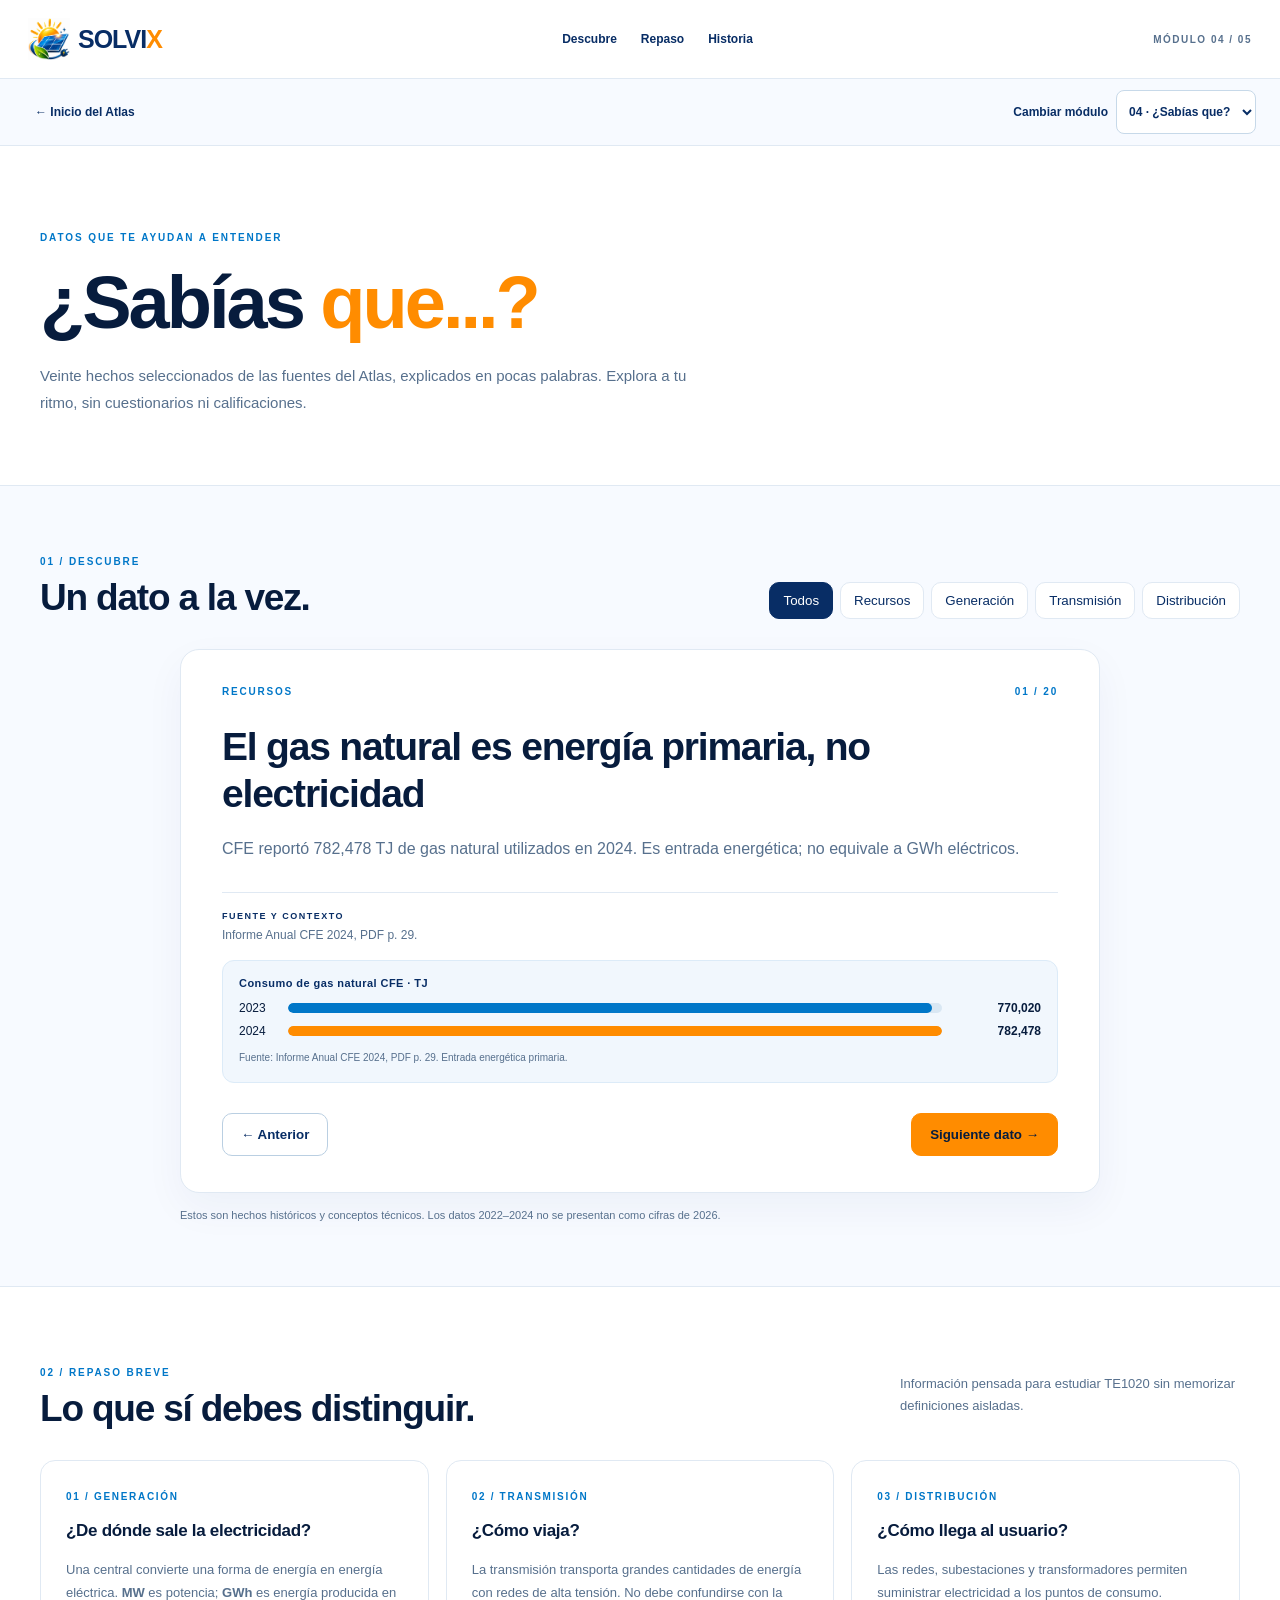
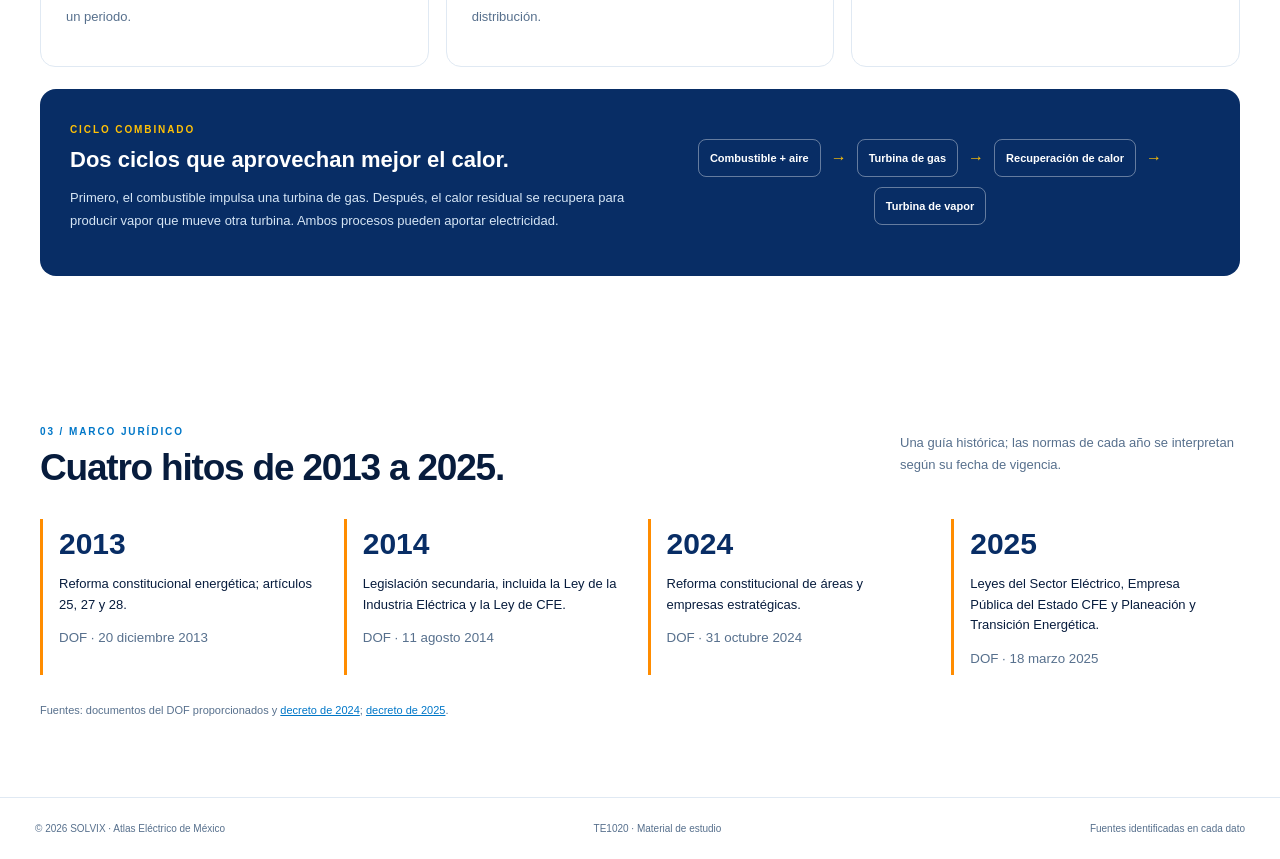
<file: modulos/sabias/index.html>
<!doctype html><html lang="es-MX"><head><meta charset="utf-8"><meta name="viewport" content="width=device-width,initial-scale=1"><meta name="theme-color" content="#082d65"><meta name="description" content="Veinte hechos verificables para entender el sector eléctrico de México y una línea de tiempo del marco jurídico."><title>SOLVIX | Atlas · ¿Sabías que?</title><link rel="icon" href="../../assets/solvix-icon.png"><link rel="stylesheet" href="module.css"><link rel="stylesheet" href="../../shared/atlas-nav.css"><script src="../../shared/atlas-nav.js" defer></script><script src="datos.js" defer></script><script src="module.js" defer></script><link rel="stylesheet" href="../../shared/etapa10-polish.css"></head><body>
<a class="skip" href="#datos">Saltar al contenido</a><header class="header"><a href="../../index.html" class="brand"><img src="../../assets/solvix-icon.png" alt="" width="42" height="42"><strong>SOLVI<em>X</em></strong></a><nav aria-label="Secciones"><a href="#datos">Descubre</a><a href="#repaso">Repaso</a><a href="#historia">Historia</a></nav><span class="module-label">MÓDULO 04 / 05</span></header>
<main><section class="intro"><p class="eyebrow">DATOS QUE TE AYUDAN A ENTENDER</p><h1>¿Sabías <em>que...?</em></h1><p>Veinte hechos seleccionados de las fuentes del Atlas, explicados en pocas palabras. Explora a tu ritmo, sin cuestionarios ni calificaciones.</p></section>
<section id="datos" class="facts"><div class="heading"><div><p class="eyebrow">01 / DESCUBRE</p><h2>Un dato a la vez.</h2></div><div class="tabs" role="group" aria-label="Filtrar hechos"><button data-filter="Todos" class="active" aria-pressed="true">Todos</button><button data-filter="Recursos" aria-pressed="false">Recursos</button><button data-filter="Generación" aria-pressed="false">Generación</button><button data-filter="Transmisión" aria-pressed="false">Transmisión</button><button data-filter="Distribución" aria-pressed="false">Distribución</button></div></div>
<article class="fact-card" aria-live="polite"><div class="card-kicker"><span id="factCategory">RECURSOS</span><span id="factCount">01 / 20</span></div><h3 id="factTitle"></h3><p id="factText"></p><div class="source"><strong>FUENTE Y CONTEXTO</strong><span id="factSource"></span></div><div id="factVisual" class="fact-visual" aria-live="polite"><span class="visual-label" id="visualTitle">Comparación de indicadores</span><div id="visualBars" class="visual-bars" role="img" aria-label="Comparación de datos oficiales"></div><small id="visualNote"></small></div><div class="card-actions"><button id="prev" type="button" aria-label="Dato anterior">← Anterior</button><button id="next" type="button">Siguiente dato →</button></div></article><p class="note">Estos son hechos históricos y conceptos técnicos. Los datos 2022–2024 no se presentan como cifras de 2026.</p></section>
<section id="repaso" class="review"><div class="heading"><div><p class="eyebrow">02 / REPASO BREVE</p><h2>Lo que sí debes distinguir.</h2></div><p>Información pensada para estudiar TE1020 sin memorizar definiciones aisladas.</p></div><div class="study-grid"><article><span>01 / GENERACIÓN</span><h3>¿De dónde sale la electricidad?</h3><p>Una central convierte una forma de energía en energía eléctrica. <b>MW</b> es potencia; <b>GWh</b> es energía producida en un periodo.</p></article><article><span>02 / TRANSMISIÓN</span><h3>¿Cómo viaja?</h3><p>La transmisión transporta grandes cantidades de energía con redes de alta tensión. No debe confundirse con la distribución.</p></article><article><span>03 / DISTRIBUCIÓN</span><h3>¿Cómo llega al usuario?</h3><p>Las redes, subestaciones y transformadores permiten suministrar electricidad a los puntos de consumo.</p></article></div><div class="combined"><div><span class="eyebrow">CICLO COMBINADO</span><h3>Dos ciclos que aprovechan mejor el calor.</h3><p>Primero, el combustible impulsa una turbina de gas. Después, el calor residual se recupera para producir vapor que mueve otra turbina. Ambos procesos pueden aportar electricidad.</p></div><div class="steps"><span>Combustible + aire</span><b>→</b><span>Turbina de gas</span><b>→</b><span>Recuperación de calor</span><b>→</b><span>Turbina de vapor</span></div></div></section>
<section id="historia" class="timeline"><div class="heading"><div><p class="eyebrow">03 / MARCO JURÍDICO</p><h2>Cuatro hitos de 2013 a 2025.</h2></div><p>Una guía histórica; las normas de cada año se interpretan según su fecha de vigencia.</p></div><div class="dates"><article><strong>2013</strong><p>Reforma constitucional energética; artículos 25, 27 y 28.</p><small>DOF · 20 diciembre 2013</small></article><article><strong>2014</strong><p>Legislación secundaria, incluida la Ley de la Industria Eléctrica y la Ley de CFE.</p><small>DOF · 11 agosto 2014</small></article><article><strong>2024</strong><p>Reforma constitucional de áreas y empresas estratégicas.</p><small>DOF · 31 octubre 2024</small></article><article><strong>2025</strong><p>Leyes del Sector Eléctrico, Empresa Pública del Estado CFE y Planeación y Transición Energética.</p><small>DOF · 18 marzo 2025</small></article></div><p class="sources-legal">Fuentes: documentos del DOF proporcionados y <a href="https://sidof.segob.gob.mx/notas/docFuente/5742012" target="_blank" rel="noopener noreferrer">decreto de 2024</a>; <a href="https://sidof.segob.gob.mx/notas/docFuente/5752329" target="_blank" rel="noopener noreferrer">decreto de 2025</a>.</p></section>
</main><footer><span>© 2026 SOLVIX · Atlas Eléctrico de México</span><span>TE1020 · Material de estudio</span><span>Fuentes identificadas en cada dato</span></footer></body></html>
</file>
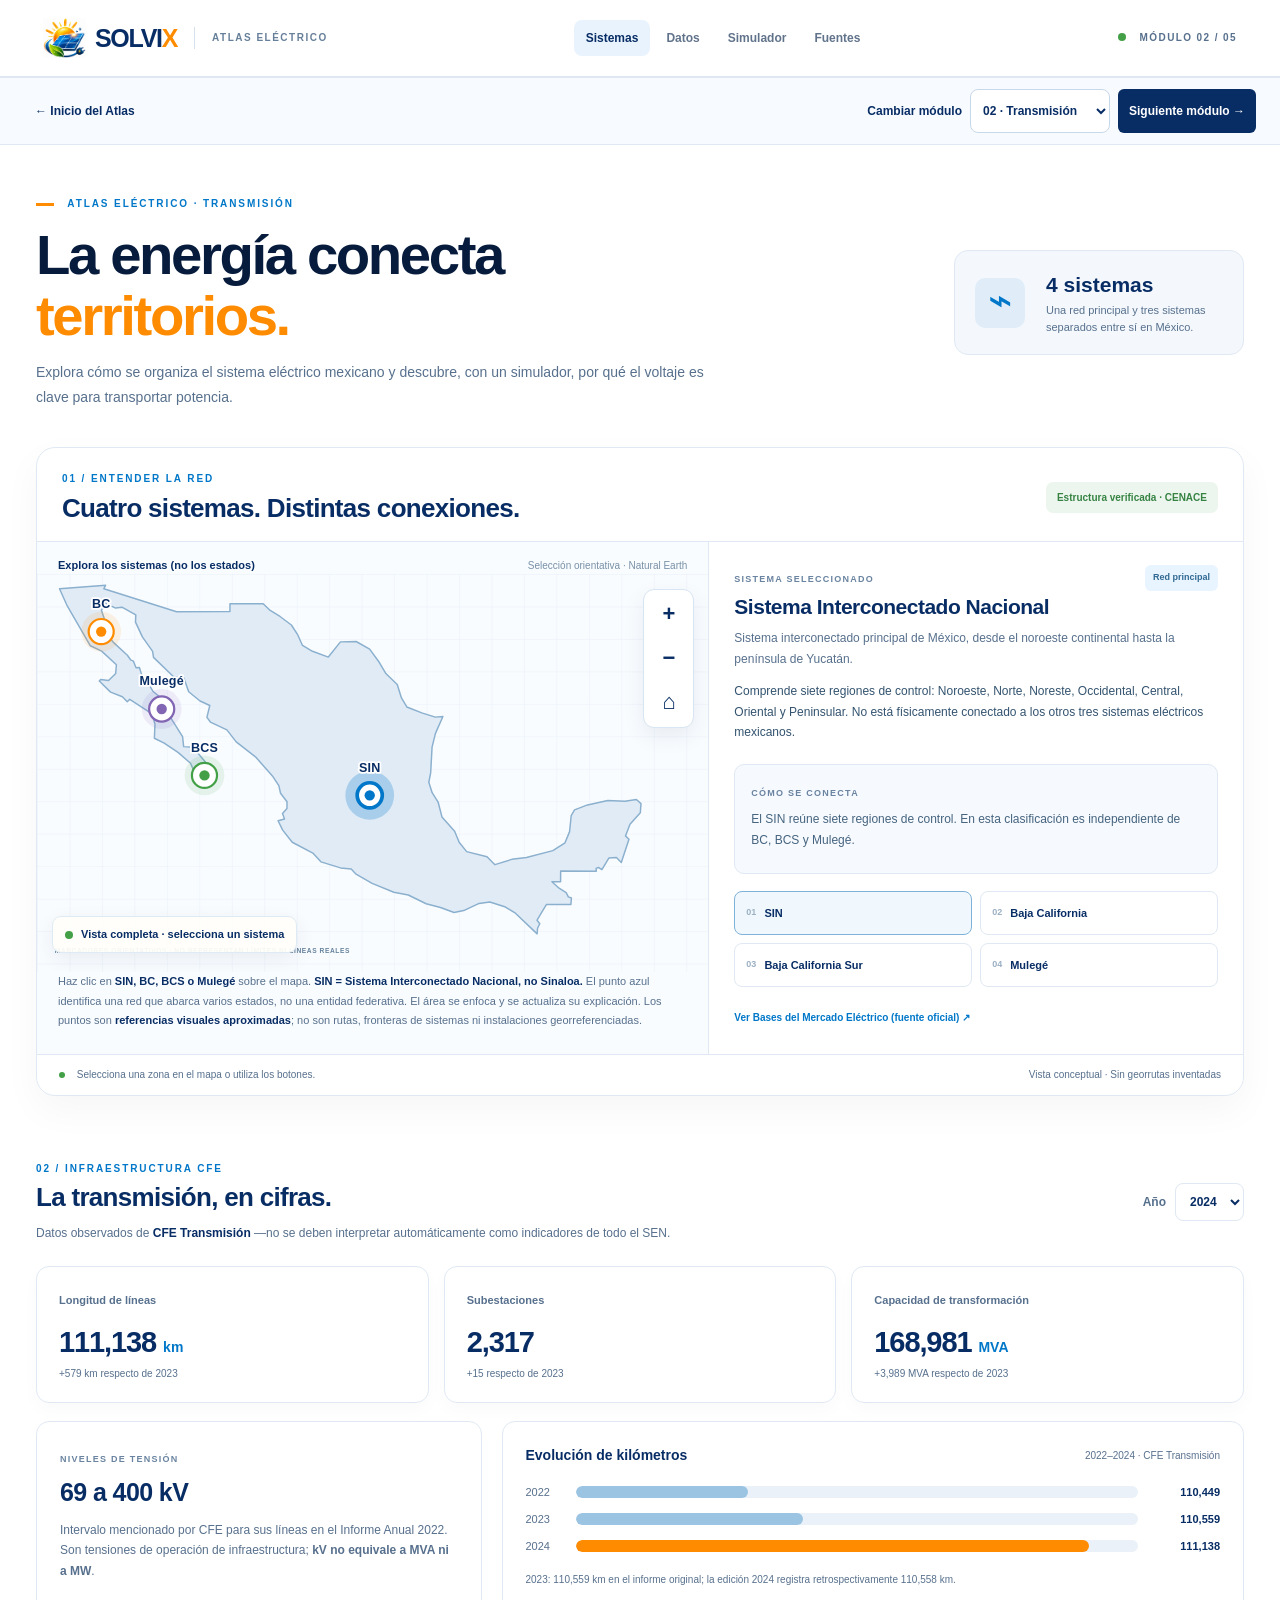
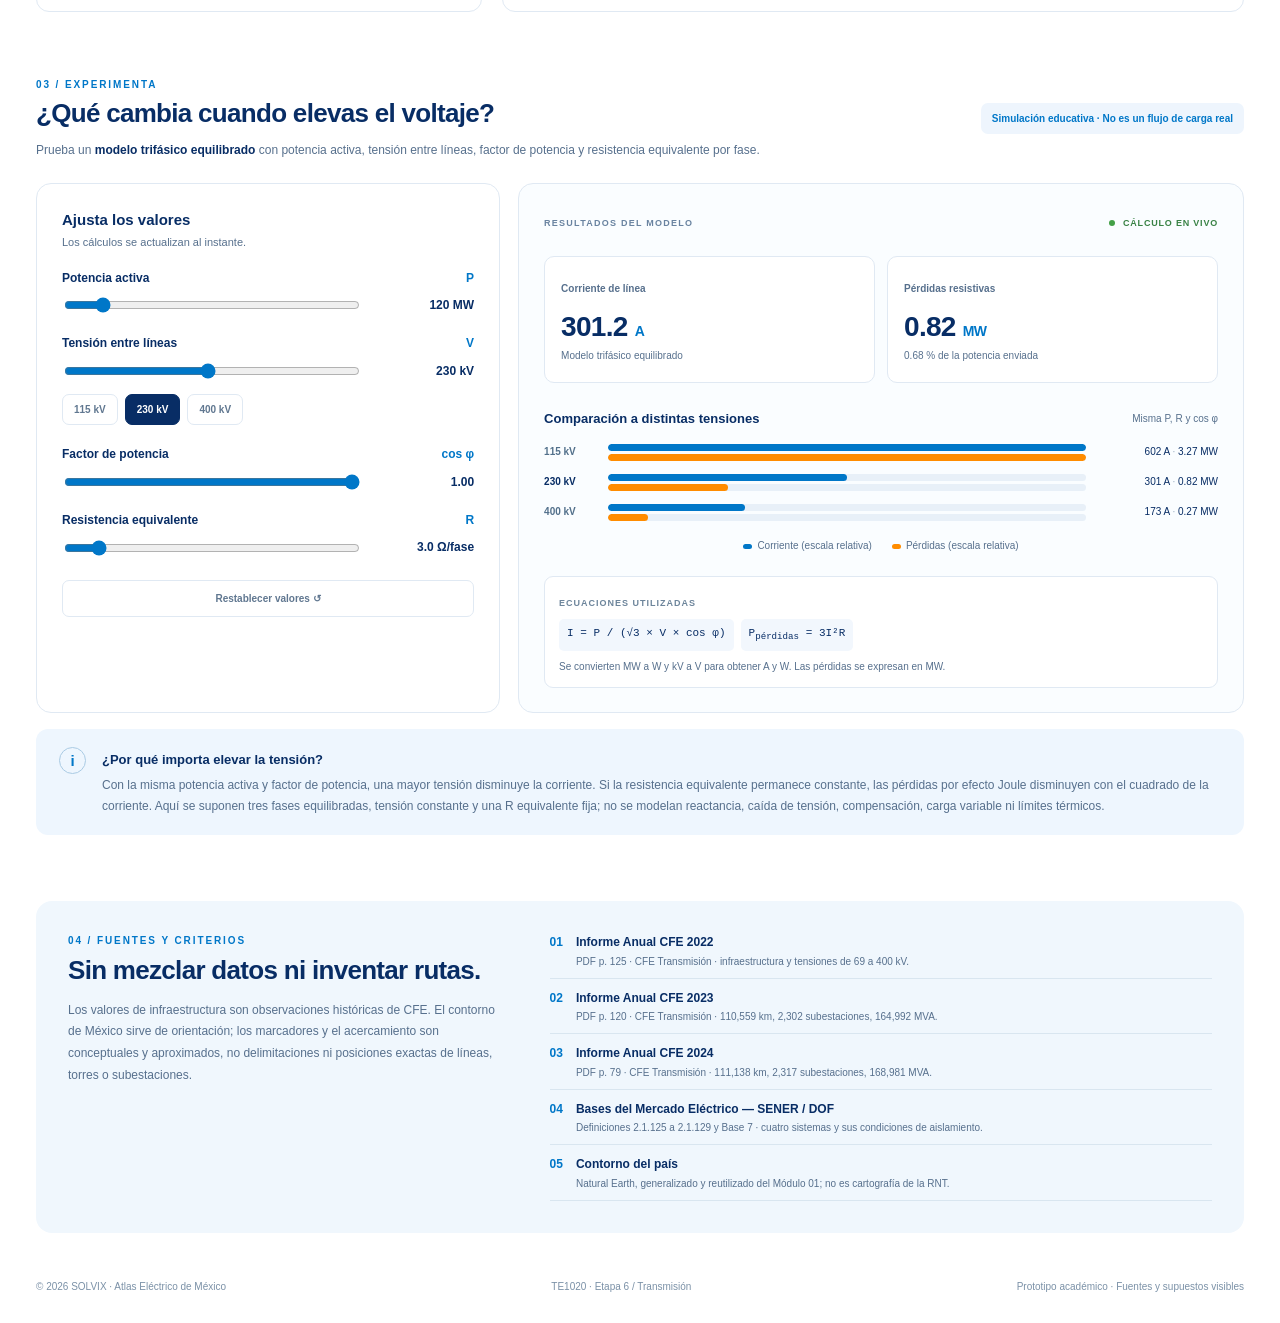
<file: modulos/transmision/index.html>
<!doctype html>
<html lang="es-MX"><head><meta charset="utf-8"><meta name="viewport" content="width=device-width,initial-scale=1"><meta name="theme-color" content="#082d65"><meta name="description" content="SOLVIX | Atlas Eléctrico de México: explora los sistemas de transmisión y experimenta con un modelo trifásico."><title>SOLVIX | Atlas · Transmisión eléctrica</title><link rel="icon" href="assets/solvix-icon.png" type="image/png"><link rel="stylesheet" href="module.css"><script src="map-path.js" defer></script><script src="module.js" defer></script><link rel="stylesheet" href="../../shared/atlas-nav.css"><script src="../../shared/atlas-nav.js" defer></script><link rel="stylesheet" href="../../shared/etapa10-polish.css"></head>
<body><a class="skip" href="#sistemas">Saltar al explorador</a><div class="shell">
<header class="topbar"><a class="brand" href="#inicio" aria-label="SOLVIX, volver al inicio"><img src="assets/solvix-icon.png" width="43" height="43" alt=""><span class="wordmark">SOLVI<b>X</b></span><i></i><span class="brand-meta">ATLAS ELÉCTRICO</span></a><nav aria-label="Secciones del módulo"><a href="#sistemas" class="current">Sistemas</a><a href="#indicadores">Datos</a><a href="#simulador">Simulador</a><a href="#fuentes">Fuentes</a></nav><span class="module-mark"><span class="live-dot"></span> MÓDULO 02 / 05</span></header>
<main id="inicio"><section class="intro"><div class="intro-copy"><p class="eyebrow"><span></span> ATLAS ELÉCTRICO · TRANSMISIÓN</p><h1>La energía conecta<br><em>territorios.</em></h1><p>Explora cómo se organiza el sistema eléctrico mexicano y descubre, con un simulador, por qué el voltaje es clave para transportar potencia.</p></div><div class="intro-side"><div class="intro-icon" aria-hidden="true">⌁</div><strong>4 sistemas</strong><span>Una red principal y tres sistemas separados entre sí en México.</span></div></section>
<section id="sistemas" class="workspace" aria-labelledby="systems-title"><div class="workspace-top"><div><p class="kicker">01 / ENTENDER LA RED</p><h2 id="systems-title">Cuatro sistemas. Distintas conexiones.</h2></div><span class="chip">Estructura verificada · CENACE</span></div><div class="systems-grid"><div class="map-canvas"><div class="map-topline"><strong>Explora los sistemas (no los estados)</strong><span>Selección orientativa · Natural Earth</span></div>
<div class="interactive-map" id="interactiveMap">
 <svg id="mexico" viewBox="0 0 910 540" role="group" aria-label="Mapa conceptual de los cuatro sistemas eléctricos. SIN significa Sistema Interconectado Nacional, no Sinaloa. Los puntos representan sistemas, no estados; selecciona los marcadores para enfocar un sistema"><defs><pattern id="mapgrid" width="44" height="44" patternUnits="userSpaceOnUse"><path d="M44 0 H0 V44" fill="none" stroke="#dbe8f4" stroke-width=".8"/></pattern></defs><rect width="910" height="540" fill="url(#mapgrid)"/><g id="mapViewport"><path id="mxPath" fill="#e0ebf6" stroke="#8bb0ce" stroke-width="2" stroke-linejoin="round"/><g id="mapHotspots" aria-label="Zonas seleccionables"></g></g><text x="24" y="514" class="map-disclaimer">MARCADORES ORIENTATIVOS · NO REPRESENTAN LÍMITES NI LÍNEAS REALES</text></svg>
 <div class="map-tools" role="group" aria-label="Controles de acercamiento"><button id="mapZoomIn" type="button" aria-label="Acercar mapa">+</button><button id="mapZoomOut" type="button" aria-label="Alejar mapa">−</button><button id="mapReset" type="button" aria-label="Volver a vista completa" title="Vista completa">⌂</button></div>
 <div class="map-live" aria-live="polite"><span class="map-live-dot"></span><span id="mapFocusLabel">Explorando: Sistema Interconectado Nacional</span></div>
</div>
<p class="canvas-hint">Haz clic en <strong>SIN, BC, BCS o Mulegé</strong> sobre el mapa. <strong>SIN = Sistema Interconectado Nacional, no Sinaloa.</strong> El punto azul identifica una red que abarca varios estados, no una entidad federativa. El área se enfoca y se actualiza su explicación. Los puntos son <strong>referencias visuales aproximadas</strong>; no son rutas, fronteras de sistemas ni instalaciones georreferenciadas.</p></div>
<aside class="system-panel"><div class="system-head"><div><span class="small-tag">SISTEMA SELECCIONADO</span><h3 id="systemName">Sistema Interconectado Nacional</h3></div><span class="status-pill" id="systemStatus">Red principal</span></div><p id="systemSummary">Agrupa siete regiones de control y cubre gran parte del territorio mexicano.</p><div class="system-note" id="systemNote"></div><div class="connection-note"><span class="small-tag">CÓMO SE CONECTA</span><p id="connectionExplanation">El SIN es la red nacional principal. No conecta físicamente con BC, BCS ni Mulegé.</p><div class="external" id="externalNote">Baja California ↔ WECC (oeste de EE. UU.): interconexión internacional documentada.</div></div><div class="system-choices" id="systemChoices" role="group" aria-label="Selecciona un sistema eléctrico"><button class="system-choice active" type="button" data-system="sin" aria-pressed="true"><span>01</span>SIN</button><button class="system-choice" type="button" data-system="bc" aria-pressed="false"><span>02</span>Baja California</button><button class="system-choice" type="button" data-system="bcs" aria-pressed="false"><span>03</span>Baja California Sur</button><button class="system-choice" type="button" data-system="mul" aria-pressed="false"><span>04</span>Mulegé</button></div><a class="source-action" href="https://sidof.segob.gob.mx/notas/docFuente/5407715" target="_blank" rel="noopener noreferrer">Ver Bases del Mercado Eléctrico (fuente oficial) ↗</a></aside></div><div class="workspace-bottom"><span><i class="tiny-dot"></i> Selecciona una zona en el mapa o utiliza los botones.</span><span>Vista conceptual · Sin georrutas inventadas</span></div></section>
<section id="indicadores" class="data-section"><div class="section-heading"><div><p class="kicker">02 / INFRAESTRUCTURA CFE</p><h2>La transmisión, en cifras.</h2><p>Datos observados de <strong>CFE Transmisión</strong> —no se deben interpretar automáticamente como indicadores de todo el SEN.</p></div><label class="year-wrap">Año <select id="yearSelect" aria-label="Año de infraestructura CFE"><option value="2022">2022</option><option value="2023">2023</option><option value="2024" selected>2024</option></select></label></div><div class="kpi-grid"><article class="kpi"><span>Longitud de líneas</span><strong><span id="kmValue">111,138</span> <small>km</small></strong><p id="kmNote">+579 km respecto de 2023</p></article><article class="kpi"><span>Subestaciones</span><strong id="subValue">2,317</strong><p id="subNote">+15 respecto de 2023</p></article><article class="kpi"><span>Capacidad de transformación</span><strong><span id="mvaValue">168,981</span> <small>MVA</small></strong><p id="mvaNote">+3,989 MVA respecto de 2023</p></article></div><div class="data-bottom"><div class="voltage-note"><span class="small-tag">NIVELES DE TENSIÓN</span><h3>69 a 400 kV</h3><p>Intervalo mencionado por CFE para sus líneas en el Informe Anual 2022. Son tensiones de operación de infraestructura; <strong>kV no equivale a MVA ni a MW</strong>.</p></div><div class="history-chart"><div class="chart-heading"><strong>Evolución de kilómetros</strong><small>2022–2024 · CFE Transmisión</small></div><div id="historyBars" class="history-bars" role="img" aria-label="Evolución de la longitud de líneas en kilómetros"></div><span class="chart-note">2023: 110,559 km en el informe original; la edición 2024 registra retrospectivamente 110,558 km.</span></div></div></section>
<section id="simulador" class="sim-section"><div class="section-heading"><div><p class="kicker">03 / EXPERIMENTA</p><h2>¿Qué cambia cuando elevas el voltaje?</h2><p>Prueba un <strong>modelo trifásico equilibrado</strong> con potencia activa, tensión entre líneas, factor de potencia y resistencia equivalente por fase.</p></div><span class="chip secondary">Simulación educativa · No es un flujo de carga real</span></div><div class="sim-layout"><div class="controls"><div class="control-intro">Ajusta los valores <span>Los cálculos se actualizan al instante.</span></div><label class="control"><span>Potencia activa <b>P</b></span><div class="input-line"><input id="power" type="range" min="10" max="1000" step="10" value="120" aria-label="Potencia activa en MW"><output id="powerOut" for="power">120 MW</output></div></label><label class="control"><span>Tensión entre líneas <b>V</b></span><div class="input-line"><input id="voltage" type="range" min="69" max="400" step="1" value="230" aria-label="Tensión entre líneas en kilovoltios"><output id="voltageOut" for="voltage">230 kV</output></div></label><div class="presets" role="group" aria-label="Tensiones ilustrativas"><button type="button" data-voltage="115">115 kV</button><button type="button" class="active" data-voltage="230">230 kV</button><button type="button" data-voltage="400">400 kV</button></div><label class="control"><span>Factor de potencia <b>cos φ</b></span><div class="input-line"><input id="powerFactor" type="range" min="0.70" max="1.00" step="0.01" value="1" aria-label="Factor de potencia"><output id="pfOut" for="powerFactor">1.00</output></div></label><label class="control"><span>Resistencia equivalente <b>R</b></span><div class="input-line"><input id="resistance" type="range" min="0.1" max="30" step="0.1" value="3" aria-label="Resistencia equivalente por fase en ohmios"><output id="resistanceOut" for="resistance">3.0 Ω/fase</output></div></label><button class="reset" id="resetSim" type="button">Restablecer valores ↺</button></div><div class="results"><div class="results-top"><p class="small-tag">RESULTADOS DEL MODELO</p><span class="live-sim"><i></i> CÁLCULO EN VIVO</span></div><div class="result-grid"><article><span>Corriente de línea</span><strong id="currentResult" aria-live="polite">301.2 <small>A</small></strong><p>Modelo trifásico equilibrado</p></article><article><span>Pérdidas resistivas</span><strong id="lossResult" aria-live="polite">0.82 <small>MW</small></strong><p id="lossPct">0.68 % de la potencia enviada</p></article></div><div class="graph-head"><strong>Comparación a distintas tensiones</strong><span>Misma P, R y cos φ</span></div><div id="comparisonChart" class="compare-chart" role="img" aria-label="Comparación de corriente y pérdidas a 115, 230, 400 kilovoltios y al voltaje elegido"></div><p class="model-warning" id="modelWarning" hidden>Las pérdidas calculadas igualan o superan la potencia de entrada; estos parámetros quedan fuera del régimen útil de este modelo simplificado.</p><div class="formula-box"><span>ECUACIONES UTILIZADAS</span><div><code>I = P / (√3 × V × cos φ)</code><code>P<sub>pérdidas</sub> = 3I²R</code></div><p>Se convierten MW a W y kV a V para obtener A y W. Las pérdidas se expresan en MW.</p></div></div></div><div class="lesson"><span class="lesson-icon">i</span><div><strong>¿Por qué importa elevar la tensión?</strong><p>Con la misma potencia activa y factor de potencia, una mayor tensión disminuye la corriente. Si la resistencia equivalente permanece constante, las pérdidas por efecto Joule disminuyen con el cuadrado de la corriente. Aquí se suponen tres fases equilibradas, tensión constante y una R equivalente fija; no se modelan reactancia, caída de tensión, compensación, carga variable ni límites térmicos.</p></div></div></section>
<section id="fuentes" class="method"><div><p class="kicker">04 / FUENTES Y CRITERIOS</p><h2>Sin mezclar datos ni inventar rutas.</h2><p>Los valores de infraestructura son observaciones históricas de CFE. El contorno de México sirve de orientación; los marcadores y el acercamiento son conceptuales y aproximados, no delimitaciones ni posiciones exactas de líneas, torres o subestaciones.</p></div><div class="sources"><div><b>01</b><span><strong>Informe Anual CFE 2022</strong><small>PDF p. 125 · CFE Transmisión · infraestructura y tensiones de 69 a 400 kV.</small></span></div><div><b>02</b><span><strong>Informe Anual CFE 2023</strong><small>PDF p. 120 · CFE Transmisión · 110,559 km, 2,302 subestaciones, 164,992 MVA.</small></span></div><div><b>03</b><span><strong>Informe Anual CFE 2024</strong><small>PDF p. 79 · CFE Transmisión · 111,138 km, 2,317 subestaciones, 168,981 MVA.</small></span></div><div><b>04</b><span><strong>Bases del Mercado Eléctrico — SENER / DOF</strong><small>Definiciones 2.1.125 a 2.1.129 y Base 7 · cuatro sistemas y sus condiciones de aislamiento.</small></span></div><div><b>05</b><span><strong>Contorno del país</strong><small>Natural Earth, generalizado y reutilizado del Módulo 01; no es cartografía de la RNT.</small></span></div></div></section>
</main><footer><span>© 2026 SOLVIX · Atlas Eléctrico de México</span><span>TE1020 · Etapa 6 / Transmisión</span><span>Prototipo académico · Fuentes y supuestos visibles</span></footer></div></body></html>
</file>
<file: atlas.css>
:root{--navy:#082d65;--deep:#071c3d;--blue:#0077c8;--orange:#ff8c00;--yellow:#ffc107;--green:#43a047;--paper:#f7faff;--muted:#57708d;--border:#e0e9f3}*{box-sizing:border-box}html{scroll-behavior:smooth}body{margin:0;background:#fff;color:var(--deep);font-family:Inter,Montserrat,"Segoe UI",Arial,sans-serif;-webkit-font-smoothing:antialiased}a{color:inherit;text-decoration:none}.skip{position:absolute;left:-999px;top:8px;background:#fff;padding:12px;z-index:50}.skip:focus{left:12px}a:focus-visible,button:focus-visible{outline:3px solid var(--yellow);outline-offset:4px}.site-header{max-width:1440px;margin:auto;height:83px;padding:0 48px;display:flex;align-items:center;justify-content:space-between;gap:25px;border-bottom:1px solid #e4edf6}.brand{display:flex;align-items:center;gap:8px;font-size:27px;font-weight:900;letter-spacing:-1.7px;color:var(--navy)}.brand img{object-fit:contain}.brand em{font-style:normal;color:var(--orange)}.main-nav{display:flex;gap:29px;font-size:13px;font-weight:750;color:var(--navy)}.main-nav a:hover{color:var(--blue)}.tiny-label{font-size:10px;color:var(--muted);letter-spacing:1.5px;font-weight:800;white-space:nowrap}.tiny-label i{display:inline-block;background:var(--green);width:7px;height:7px;border-radius:50%;margin-right:9px}.intro{max-width:1440px;margin:auto;padding:70px 48px 68px;display:grid;grid-template-columns:minmax(0,.85fr) minmax(0,1.15fr);gap:52px;align-items:center}.overline,.eyebrow{color:var(--blue);font-weight:850;letter-spacing:2px;font-size:10px}.overline{display:flex;align-items:center;gap:12px}.overline span{width:20px;height:3px;background:var(--orange);border-radius:12px}.intro h1{font-size:clamp(46px,4.8vw,73px);line-height:1.08;letter-spacing:-3.7px;font-weight:860;margin:22px 0}.intro h1 em{font-style:normal;color:var(--orange)}.intro-copy>p{font-size:16px;line-height:1.8;color:var(--muted);max-width:550px}.actions{display:flex;align-items:center;gap:12px;margin-top:26px;flex-wrap:wrap}.primary,.secondary{display:inline-flex;align-items:center;justify-content:center;border-radius:10px;padding:15px 21px;font-size:13px;font-weight:800;min-height:49px}.primary{gap:20px;background:linear-gradient(105deg,#ffc107,#ff8c00);color:var(--deep);box-shadow:0 10px 28px #ff8c002b}.secondary{border:1px solid #aec6e0;color:var(--navy)}.primary:hover,.secondary:hover{transform:translateY(-2px)}.intro-tags{display:flex;gap:10px;flex-wrap:wrap;margin-top:27px;font-size:11px;color:var(--muted)}.intro-tags span{padding:7px 9px;border:1px solid var(--border);border-radius:9px}.map-card{border:1px solid var(--border);border-radius:24px;background:var(--paper);box-shadow:0 20px 55px #0623480d;overflow:hidden;padding:22px 22px 12px}.map-head{display:flex;align-items:center;justify-content:space-between;gap:12px}.map-head small{font-size:9px;color:var(--blue);letter-spacing:1.7px;font-weight:850}.map-head h2{font-size:23px;margin:6px 0;letter-spacing:-.7px}.map-head a,.map-meta>a{font-size:11px;font-weight:800;color:var(--blue);white-space:nowrap}#previewMap{width:100%;display:block;margin:0 auto;max-height:440px}.sea{font-size:11px;letter-spacing:2px;fill:#9bb5cb;font-weight:700}.home-pin{cursor:pointer;outline:none}.home-pin .ring{fill:#fff;opacity:.82}.home-pin .dot{stroke:#fff;stroke-width:2;filter:drop-shadow(0px 2px 4px #002d4e44)}.home-pin.active .ring{fill:#ffc107;opacity:.75}.home-pin:focus-visible .ring{stroke:#071c3d;stroke-width:3}.map-meta{display:flex;justify-content:space-between;align-items:center;gap:15px;border-top:1px solid #dbe6f2;padding:13px 4px 8px}.map-selection{display:flex;align-items:center;gap:12px}.pin-indicator{width:8px;height:8px;border-radius:50%;background:var(--orange)}.map-selection strong,.map-selection small{display:block}.map-selection strong{font-size:13px}.map-selection small{font-size:11px;color:var(--muted);margin-top:4px}.map-disclaimer{font-size:10px;line-height:1.6;margin:4px 0 0;color:var(--muted)}.modules{background:#fff;border-top:1px solid #edf1f7;max-width:1440px;margin:auto;padding:64px 48px 75px}.section-head{display:flex;align-items:end;justify-content:space-between;gap:25px;margin-bottom:26px}.section-head h2{font-size:clamp(26px,3vw,38px);letter-spacing:-1.5px;margin:10px 0 0}.section-head>p{max-width:310px;color:var(--muted);line-height:1.65;font-size:13px;margin:0}.module-grid{display:grid;grid-template-columns:repeat(5,minmax(0,1fr));gap:14px}.module-card{border:1px solid var(--border);border-radius:16px;padding:23px 18px 20px;box-shadow:0 9px 23px #082d6509;display:flex;flex-direction:column;align-items:start;transition:transform .2s,box-shadow .2s}.module-card:hover{transform:translateY(-4px);box-shadow:0 18px 28px #082d6516}.module-card .num{font-size:9px;letter-spacing:1.5px;font-weight:850;color:var(--muted)}.mod-symbol{width:40px;height:40px;display:grid;place-items:center;border-radius:11px;font-size:23px;margin:18px 0 12px}.mod-symbol.blue{background:#e5f3ff;color:var(--blue)}.mod-symbol.green{background:#e8f7e9;color:var(--green)}.mod-symbol.orange{background:#fff1d9;color:var(--orange)}.module-card h3{margin:0;font-size:16px;letter-spacing:-.35px}.module-card p{font-size:12px;line-height:1.75;color:var(--muted);flex:1}.module-card .go{margin-top:7px;color:var(--blue);font-size:12px;font-weight:800}.study-band{background:var(--navy);border-radius:22px;max-width:1344px;margin:0 auto 70px;padding:32px 38px;color:#fff;display:grid;grid-template-columns:1.08fr 1.6fr;align-items:center;gap:24px}.study-band .eyebrow{color:#9cc8ef}.study-band h2{font-size:27px;letter-spacing:-1px;margin:9px 0}.study-band p{font-size:12px;line-height:1.7;color:#d1e4f3;margin:0}.study-grid{display:grid;grid-template-columns:repeat(3,1fr);gap:9px}.study-grid div{border-left:1px solid #ffffff50;padding:6px 14px}.study-grid strong,.study-grid span{display:block}.study-grid strong{font-size:15px;margin-bottom:7px}.study-grid span{font-size:11px;line-height:1.5;color:#d5e7f5}.study-band>a{color:#ffc107;font-size:12px;font-weight:800}footer{max-width:1440px;padding:28px 48px;margin:auto;display:flex;justify-content:space-between;flex-wrap:wrap;gap:10px;border-top:1px solid var(--border);color:var(--muted);font-size:10px}@media(max-width:1120px){.intro{grid-template-columns:1fr;gap:26px}.intro h1{max-width:740px}.module-grid{grid-template-columns:repeat(3,1fr)}.study-band{margin-left:28px;margin-right:28px}}@media(max-width:700px){.site-header{height:72px;padding:0 20px}.brand{font-size:22px}.brand img{width:35px;height:35px}.main-nav{gap:12px;font-size:11px}.tiny-label{display:none}.intro{padding:38px 20px 43px}.intro h1{font-size:clamp(40px,9vw,58px);letter-spacing:-2.3px}.intro-copy>p{font-size:14px}.intro-tags{font-size:10px}.map-card{padding:15px 12px;border-radius:17px}.map-head h2{font-size:18px}.map-head>a{font-size:10px}.map-meta{flex-wrap:wrap}.modules{padding:48px 20px}.section-head{display:block}.section-head>p{margin-top:12px}.module-grid{grid-template-columns:repeat(2,minmax(0,1fr));gap:11px}.module-card{padding:17px 14px}.module-card h3{font-size:14px}.study-band{margin:0 20px 40px;display:block;padding:24px}.study-grid{margin:22px 0;grid-template-columns:1fr;gap:13px}.study-band>a{display:inline-block}footer{padding:22px 20px}}@media(max-width:380px){.main-nav a:last-child{display:none}.module-grid{grid-template-columns:1fr}.intro-tags span:last-child{display:none}}@media(prefers-reduced-motion:reduce){html{scroll-behavior:auto}*,*:before,*:after{transition:none!important}}

/* Etapa 10: espacio más equilibrado, sin cambiar la composición. */
@media(min-width:1121px){.intro{padding-top:54px;padding-bottom:55px}.modules{padding-top:50px;padding-bottom:60px}.study-band{margin-bottom:56px}}

.map-disclaimer{max-width:660px;font-size:11px;line-height:1.6}
</file>
<file: shared/etapa10-polish.css>
/* SOLVIX · Etapa 10. Mejoras puntuales de interacción y lectura.
   No redefine los colores de marca ni altera el logo. */
html { scroll-padding-top: 20px; }
[id] { scroll-margin-top: 22px; }
a, button, select, input { touch-action: manipulation; }
button, select, input { font-family: inherit; }
:where(a, button, select, input, [role="button"]):focus-visible {
  outline: 3px solid #ffc107;
  outline-offset: 3px;
}
:where(button, select, a) { -webkit-tap-highlight-color: transparent; }
.atlas-crossbar a, .atlas-crossbar select { min-height: 44px; display:inline-flex; align-items:center; }
.atlas-crossbar select { cursor:pointer; }
@media (max-width: 680px) {
 .atlas-crossbar { gap: 10px; }
 .atlas-crossbar .atlas-cross-right { min-width:0; flex: 1; justify-content:flex-end; }
 .atlas-crossbar select { width:100%; max-width:180px; }
}
@media (prefers-reduced-motion: reduce) {
 html { scroll-behavior:auto; }
 *, *::before, *::after { animation:none!important; transition:none!important; }
}
</file>
<file: shared/map-navigation.css>
/* SOLVIX · navegacion ligera de mapas; mantiene la paleta de marca original. */
.map-card,.map-main {position:relative;}
.solvix-map-controls{position:absolute;left:19px;top:85px;z-index:6;display:flex;flex-direction:column;gap:4px;padding:5px;background:#ffffffed;border:1px solid #dce7f1;border-radius:11px;box-shadow:0 7px 22px #071c3d19;}
.solvix-map-controls button{border:0;background:transparent;color:#082d65;font-weight:800;font-size:19px;border-radius:7px;width:35px;height:35px;cursor:pointer;}
.solvix-map-controls button:hover,.solvix-map-controls button:focus-visible{background:#e6f2fc;outline:2px solid #ffc107;outline-offset:1px;}
@media(max-width:640px){.solvix-map-controls{left:10px;top:72px;gap:2px;padding:3px}.solvix-map-controls button{width:31px;height:31px;font-size:16px}}
</file>
<file: modulos/distribucion/module.css>
:root{--navy:#082d65;--deep:#071c3d;--blue:#0077c8;--orange:#ff8c00;--yellow:#ffc107;--green:#43a047;--paper:#f7faff;--muted:#57708d;--border:#e0e9f3}*{box-sizing:border-box}html{scroll-behavior:smooth}body{margin:0;background:#fff;color:var(--deep);font:15px/1.55 Inter,Montserrat,"Segoe UI",Arial,sans-serif;-webkit-font-smoothing:antialiased}a{color:inherit;text-decoration:none}button,input,select{font:inherit}button{cursor:pointer}a:focus-visible,button:focus-visible,input:focus-visible,select:focus-visible{outline:3px solid var(--yellow);outline-offset:4px}.skip{position:absolute;left:10px;top:-70px;z-index:20;background:white;padding:9px}.skip:focus{top:9px}.header{max-width:1460px;height:78px;margin:auto;padding:0 38px;display:flex;align-items:center;justify-content:space-between;gap:20px;border-bottom:1px solid var(--border)}.brand{display:flex;gap:9px;align-items:center;white-space:nowrap}.brand img{object-fit:contain}.brand strong{font-size:25px;font-weight:900;color:var(--navy);letter-spacing:-1px}.brand strong span{color:var(--orange)}.brand i{height:22px;width:1px;background:#d9e4ef;margin:0 8px}.brand small,.module-label{color:#607993;font-size:10px;font-weight:800;letter-spacing:1.5px}.module-label{white-space:nowrap}.dot{width:8px;height:8px;display:inline-block;background:var(--green);border-radius:50%;margin-right:10px}.header nav{display:flex;gap:4px}.header nav a{color:#516881;font-size:12px;font-weight:750;border-radius:7px;padding:8px 11px}.header nav a:hover{background:#e9f3fb;color:var(--navy)}main{max-width:1400px;margin:auto;padding:0 40px}.intro{padding:57px 0 45px;display:flex;align-items:center;justify-content:space-between;gap:40px}.intro>div:first-child{flex:1}.eyebrow,.kicker{color:var(--blue);font-size:10px;font-weight:850;letter-spacing:1.7px;margin:0 0 10px}.eyebrow span{width:18px;height:3px;background:var(--orange);display:inline-block;vertical-align:middle;margin-right:8px}.intro h1{font-size:clamp(39px,4.7vw,61px);letter-spacing:-2.5px;line-height:1.08;margin:0 0 18px}.intro h1 em{font-style:normal;color:var(--orange)}.intro p{max-width:640px;color:var(--muted);font-size:14px;line-height:1.75;margin:0 0 21px}.go{display:inline-flex;align-items:center;gap:28px;background:var(--orange);color:var(--deep);padding:14px 21px;font-size:12px;font-weight:850;border-radius:9px}.go:hover{transform:translateY(-1px)}.intro-note{width:390px;background:#f4f8fc;border:1px solid var(--border);border-radius:18px;padding:23px}.intro-note>span{font-size:10px;letter-spacing:1.4px;font-weight:850;color:#738ca4}.intro-note p{font-size:12px;margin:16px 0 0}.flow{display:flex;flex-wrap:wrap;gap:8px;align-items:center;margin-top:18px}.flow b{font-size:11px;border:1px solid var(--border);background:white;border-radius:7px;padding:8px}.flow b.on{color:var(--navy);background:#e7f4ff;border-color:#aed7f7}.flow i{font-style:normal;color:var(--orange);font-weight:900}.panel{border:1px solid var(--border);border-radius:19px;box-shadow:0 12px 36px #071c3d09;overflow:hidden}.heading{padding:24px 26px 19px;display:flex;align-items:center;justify-content:space-between;gap:18px}.heading h2,.method h2{font-size:27px;letter-spacing:-.8px;color:var(--navy);margin:0 0 6px;line-height:1.22}.heading p:not(.kicker){font-size:12px;color:var(--muted);margin:0;line-height:1.7}.pill{background:#edf7ed;color:#3d8642;border-radius:8px;padding:8px 11px;font-size:10px;font-weight:800;white-space:nowrap}.pill.blue{background:#e9f3fb;color:var(--blue)}.regional{display:grid;grid-template-columns:minmax(290px,.8fr) minmax(0,1.2fr);border-top:1px solid var(--border)}.regions-left{background:#fbfdff;padding:23px;border-right:1px solid var(--border);min-width:0}.subhead{display:block;font-size:11px;font-weight:850;color:var(--navy);margin-bottom:9px}#regionSearch{padding:12px 13px;background:white;border:1px solid #d5e3ef;border-radius:9px;width:100%;font-size:13px}.region-list{margin:13px 0 10px;max-height:355px;overflow:auto;display:grid;gap:5px}.region-item{display:flex;align-items:center;justify-content:space-between;text-align:left;border:1px solid transparent;border-radius:9px;background:transparent;color:var(--navy);padding:9px 11px;font-size:12px;font-weight:750;gap:10px}.region-item small{color:#6f89a4;font-size:10px}.region-item:hover{background:#e9f3fc}.region-item.active{background:#e5f2fc;border-color:#c4def3}.regions-left>small{font-size:10px;color:var(--muted)}.regions-detail{padding:27px 30px;min-width:0}.detail-title{display:flex;justify-content:space-between;gap:14px;align-items:center}.detail-title h3{margin:3px 0 0;font-size:33px;letter-spacing:-1px;color:var(--navy)}.year-tag{font-size:12px;color:var(--navy);font-weight:800;padding:7px 12px;border:1px solid var(--border);border-radius:8px}.detail-desc{color:var(--muted);font-size:12px;line-height:1.7;margin:17px 0 20px}.metrics{display:grid;grid-template-columns:1fr 1fr;gap:12px}.metrics>div,.stats article,.sim-results>div{border:1px solid var(--border);border-radius:12px;background:#fff;padding:19px}.metrics small,.stats article>span,.sim-results small{display:block;color:#647d97;font-size:11px;font-weight:700}.metrics strong,.stats strong,.sim-results strong{display:block;color:var(--navy);font-size:clamp(22px,2.5vw,32px);letter-spacing:-1px;margin-top:12px;line-height:1.2}.metrics strong span,.stats small{font-size:12px;letter-spacing:0;color:#667f96}.bar-section{margin-top:28px}.bar-top{display:flex;gap:12px;justify-content:space-between;align-items:center}.bar-top strong{font-size:12px;color:var(--navy)}.bar-top small{font-size:13px;font-weight:850;color:var(--blue)}.progress{margin:11px 0;height:9px;background:#eaf0f7;border-radius:99px;overflow:hidden}.progress>div{background:var(--blue);height:100%;border-radius:99px;transition:width .25s}.bar-section p,.footnote{font-size:11px;color:var(--muted);line-height:1.7}.footnote{background:#f6f9fd;padding:13px;border-radius:8px;margin-top:25px}.data-section,.sim-section{padding:79px 0 0}.data-section .heading,.sim-section .heading{padding:0 0 23px}.year-select{display:flex;align-items:center;gap:10px;white-space:nowrap;color:var(--muted);font-size:12px;font-weight:750}.year-select select{border:1px solid var(--border);border-radius:8px;padding:9px 30px 9px 12px;color:var(--navy);font-weight:800;background:white}.stats{display:grid;grid-template-columns:repeat(3,1fr);gap:13px}.stats article{background:#fbfdff;padding:23px}.stats article p{font-size:11px;color:var(--muted);margin:10px 0 0}.evidence{margin-top:15px;border:1px solid var(--border);border-radius:14px;display:grid;grid-template-columns:1fr 1fr;gap:32px;padding:25px}.evidence h3{font-size:17px;letter-spacing:-.4px;margin:4px 0 10px;color:var(--navy)}.evidence p{font-size:12px;color:var(--muted);line-height:1.75;margin:0}.trend>span{font-size:10px;color:#6b849d;letter-spacing:1px;font-weight:800}.trend-bars{display:grid;gap:10px;margin-top:15px}.trend-row{display:grid;grid-template-columns:45px 1fr 92px;gap:10px;align-items:center;font-size:11px;color:var(--muted)}.trend-track{height:11px;border-radius:6px;background:#eaf1f7;overflow:hidden}.trend-track i{display:block;height:100%;background:var(--blue);border-radius:6px}.trend-row.selected .trend-track i{background:var(--orange)}.trend-row strong{text-align:right;color:var(--navy)}.sim{border:1px solid var(--border);border-radius:17px;display:grid;grid-template-columns:minmax(280px,.85fr) minmax(0,1.15fr);overflow:hidden}.control-side{padding:26px;background:#fbfdff;border-right:1px solid var(--border)}.control-side label{display:block;font-weight:750;font-size:12px;color:var(--navy);margin-bottom:26px}.control-side b{float:right;font-weight:850;color:var(--blue)}.control-side input{display:block;width:100%;accent-color:var(--blue);margin-top:15px;cursor:pointer}.reset{border:1px solid #d8e3ed;background:white;border-radius:8px;padding:10px 14px;color:var(--navy);font-size:12px;font-weight:800}.sim-display{padding:26px;min-width:0}.trafo-diagram{display:flex;align-items:center;justify-content:center;gap:15px;margin:12px 0 25px;background:#f3f8fd;border-radius:13px;padding:22px 10px}.coil{display:flex;flex-direction:column;align-items:center;gap:7px;color:var(--blue);font-weight:800;font-size:10px;letter-spacing:1px}.coil svg{width:76px;height:95px}.coil b{font-size:17px;color:var(--navy)}.core{height:97px;width:68px;border:11px solid #b9cee0;border-radius:9px;display:grid;place-items:center;font-size:9px;color:#526d87}.sim-results{display:grid;grid-template-columns:repeat(3,1fr);gap:9px}.sim-results>div{padding:14px}.sim-results strong{font-size:22px;letter-spacing:-.5px}.formula{margin-top:18px;background:#f4f8fc;border-radius:10px;padding:15px}.formula code{display:block;color:var(--navy);font-size:12px;font-weight:750;margin:4px 0}.formula p{font-size:11px;color:var(--muted);line-height:1.7;margin:10px 0 0}.insight{margin-top:14px;background:#edf5fc;border-left:3px solid var(--blue);padding:16px 18px;border-radius:8px;font-size:12px;line-height:1.8;color:#395977}.insight b{color:var(--navy)}.method{display:grid;grid-template-columns:1fr 1fr;gap:45px;padding:75px 0}.method p{font-size:12px;color:var(--muted);line-height:1.8}.method .study{background:#f3f8fe;border-radius:10px;padding:14px}.method ul{margin:0;padding:0;list-style:none}.method li{border-bottom:1px solid var(--border);padding:11px 0}.method li b{display:block;font-size:12px;color:var(--navy)}.method li span{display:block;font-size:11px;color:var(--muted);margin-top:4px}footer{border-top:1px solid var(--border);max-width:1400px;padding:23px 40px;margin:auto;display:flex;justify-content:space-between;gap:20px;font-size:10px;color:#778ea5}@media(max-width:980px){.header{padding:0 22px}.brand small,.brand i,.module-label{display:none}main{padding:0 22px}.regional{grid-template-columns:1fr 1.2fr}.metrics{grid-template-columns:1fr}.intro-note{width:330px}.flow{gap:5px}.flow b{font-size:9px;padding:6px}.flow i{font-size:10px}}@media(max-width:720px){.header{height:auto;min-height:67px;padding:12px 20px;flex-wrap:wrap}.brand strong{font-size:23px}.header nav{order:3;width:100%;overflow:auto;justify-content:space-between}.header nav a{padding:8px;font-size:11px}main{padding:0 18px}.intro{padding:38px 0 30px;display:block}.intro h1{font-size:42px;letter-spacing:-1.9px}.intro-note{margin-top:28px;width:auto}.heading{padding:18px;display:block}.heading h2{font-size:23px}.pill{display:inline-block;margin-top:13px}.regional,.sim,.evidence,.method{grid-template-columns:1fr}.regions-left{border-right:0;border-bottom:1px solid var(--border);padding:17px}.region-list{max-height:210px}.regions-detail{padding:22px 18px}.metrics{grid-template-columns:1fr 1fr}.detail-title h3{font-size:27px}.data-section,.sim-section{padding-top:55px}.data-section .heading,.sim-section .heading{padding:0 0 17px}.year-select{margin-top:15px}.stats{grid-template-columns:1fr;gap:9px}.stats article{padding:18px}.evidence{padding:19px;gap:20px}.sim .control-side{border-right:0;border-bottom:1px solid var(--border)}.control-side,.sim-display{padding:20px}.sim-results{grid-template-columns:1fr 1fr}.sim-results>div:last-child{grid-column:span 2}.method{gap:12px;padding:55px 0}footer{padding:21px 18px;display:block}footer span{display:block;margin:8px 0}}@media(max-width:370px){.intro h1{font-size:35px}.metrics{grid-template-columns:1fr}.trafo-diagram{gap:5px}.coil svg{width:56px}.core{width:45px;border-width:7px}.sim-results strong{font-size:19px}}@media(prefers-reduced-motion:reduce){html{scroll-behavior:auto}*,*::before,*::after{transition:none!important;animation:none!important}}

/* Etapa final: enlace cartográfico CFE y comparación temporal, sin polígonos ficticios */
.regional-tools{display:flex;justify-content:space-between;align-items:center;gap:12px;flex-wrap:wrap;margin:12px 0}.regional-tools label{display:flex;gap:9px;align-items:center;font-weight:750;font-size:12px;color:var(--navy)}.regional-tools select{border:1px solid var(--border);background:white;border-radius:9px;padding:10px;min-height:42px}.original-cfe-map{display:inline-flex;align-items:center;border:1px solid #b8d7f3;color:var(--navy);background:#f1f7fd;border-radius:10px;padding:12px 15px;min-height:44px;font-size:12px;font-weight:800}.original-cfe-map:hover{background:#e0effb}.map-citation{font-size:12px;color:var(--muted);line-height:1.7;margin:0 0 18px;max-width:890px}.regional-comparison{background:#eaf4ff;border-radius:9px;padding:10px 12px;color:var(--navy);font-weight:750;font-size:12px}.footnote a{text-decoration:underline;color:var(--blue)}
</file>
<file: shared/atlas-nav.css>
.atlas-crossbar{display:flex;justify-content:space-between;align-items:center;gap:16px;padding:11px max(24px,calc((100% - 1280px)/2));border-block:1px solid #e0e9f3;background:#f7faff;font:600 12px/1.5 Inter,Montserrat,Arial,sans-serif;color:#082d65;position:relative;z-index:4}
.atlas-crossbar a{color:#082d65;text-decoration:none;border-radius:6px;padding:8px 11px}
.atlas-crossbar a:hover,.atlas-crossbar a:focus-visible{background:#e0eefb;outline-offset:2px}
.atlas-crossbar .atlas-cross-right{display:flex;gap:8px;align-items:center}
.atlas-crossbar label{font-weight:650}
.atlas-crossbar select{font:inherit;padding:8px;border:1px solid #c7d9e9;border-radius:8px;color:#082d65;background:#fff;max-width:190px}
.atlas-crossbar .atlas-next{background:#082d65;color:#fff}
@media(max-width:680px){.atlas-crossbar{padding:10px 14px;gap:6px}.atlas-crossbar label,.atlas-crossbar .atlas-next{display:none}.atlas-crossbar a{padding:8px 5px;font-size:11px}.atlas-crossbar select{max-width:152px;font-size:12px}}

.atlas-crossbar select:focus-visible{outline:3px solid #ffc107;outline-offset:3px}

@media (prefers-reduced-motion: reduce){html{scroll-behavior:auto}*,*::before,*::after{animation:none!important;transition:none!important}}
</file>
<file: modulos/generacion/module.css>
:root{--navy:#082d65;--deep:#071c3d;--blue:#0077c8;--orange:#ff8c00;--yellow:#ffc107;--green:#43a047;--paper:#f7faff;--muted:#57708d;--border:#e0e9f3;--hydro:#0077c8;--gas:#ff8c00;--wind:#43a047;--geo:#082d65;--other:#b07938}
*{box-sizing:border-box}html{scroll-behavior:smooth}body{margin:0;background:#fff;color:var(--deep);font:15px/1.55 Inter,Montserrat,"Segoe UI",Arial,sans-serif;-webkit-font-smoothing:antialiased}button,input,select{font:inherit}button{cursor:pointer}a{color:inherit}a:focus-visible,button:focus-visible,input:focus-visible,select:focus-visible{outline:3px solid var(--yellow);outline-offset:3px}.skip{position:absolute;z-index:100;top:-60px;left:10px;padding:9px;background:white}.skip:focus{top:10px}.sr-only{position:absolute;width:1px;height:1px;overflow:hidden;clip:rect(0,0,0,0);white-space:nowrap}.shell{overflow:hidden;min-height:100vh}.topbar{max-width:1480px;height:78px;margin:auto;padding:0 44px;display:flex;align-items:center;justify-content:space-between;gap:18px;border-bottom:1px solid var(--border)}.brand{display:flex;align-items:center;gap:10px;white-space:nowrap}.brand img{object-fit:contain}.brand>span:first-of-type{font-weight:900;font-size:24px;letter-spacing:-1.3px;color:var(--navy)}.brand b{color:var(--orange)}.brand-divider{display:inline-block;width:1px;height:24px;background:#cbd8e6;margin:0 11px}.brand-small{font-size:10px;font-weight:800;letter-spacing:1.6px;color:#6b8199}.topnav{display:flex;align-items:center;gap:6px}.topnav a{text-decoration:none;padding:8px 14px;border-radius:9px;color:#546c88;font-size:12px;font-weight:750}.topnav a.current,.topnav a:hover{color:var(--navy);background:#eaf3fc}.step-label{font-size:10px;font-weight:800;letter-spacing:1.4px;color:var(--muted);white-space:nowrap}.live-dot{width:7px;height:7px;border-radius:50%;display:inline-block;background:var(--green);margin-right:9px}.sep{color:#b9c7d6;margin:0 4px}main{max-width:1410px;margin:0 auto;padding:0 36px}.intro{padding:59px 0 37px;display:flex;justify-content:space-between;gap:65px;align-items:end}.overline,.section-kicker{font-size:10px;letter-spacing:2px;font-weight:850;color:var(--blue);margin:0 0 14px}.dash{display:inline-block;width:18px;height:3px;background:var(--orange);margin-right:10px;vertical-align:middle;border-radius:4px}.intro h1{font-size:clamp(37px,4vw,60px);line-height:1.1;letter-spacing:-2.8px;margin:0 0 17px;font-weight:850}.intro h1 em{font-style:normal;color:var(--orange)}.lead{font-size:15px;color:var(--muted);max-width:655px;line-height:1.8;margin:0}.intro-side{min-width:300px;max-width:310px;display:grid;grid-template-columns:1fr 1fr;gap:14px 24px;border-left:1px solid var(--border);padding-left:30px}.mini-number strong{display:block;font-size:28px;color:var(--navy);line-height:1;font-weight:900}.mini-number span{display:block;color:var(--muted);font-size:11px;font-weight:650;margin-top:6px}.intro-side p{margin:5px 0 0;grid-column:span 2;font-size:11px;line-height:1.7;color:var(--muted)}.intro-side p strong{color:var(--navy)}.workspace{border:1px solid var(--border);border-radius:21px;box-shadow:0 18px 50px #071c3d0b;background:white;overflow:hidden}.workspace-head{padding:24px 27px 16px;display:flex;justify-content:space-between;align-items:center;gap:16px}.workspace-head h2,.section-heading h2,.method h2{margin:0;color:var(--navy);font-size:25px;line-height:1.2;letter-spacing:-.8px}.section-kicker{margin-bottom:7px}.map-top-right{display:flex;gap:17px;align-items:center}.source-chip{color:#57708d;font-weight:700;font-size:10px}.source-chip::first-letter{color:var(--green)}.subtle-btn{border:1px solid var(--border);color:var(--navy);background:#fff;border-radius:8px;padding:8px 11px;font-size:11px;font-weight:750}.subtle-btn:hover{background:var(--paper)}.tools{padding:0 27px 19px;display:flex;align-items:center;justify-content:space-between;gap:17px}.searchbox{min-width:232px;display:flex;align-items:center;gap:8px;background:#f7faff;border:1px solid var(--border);padding:0 13px;border-radius:9px}.searchbox span{font-size:20px;color:var(--muted)}.searchbox input{outline:none;border:0;background:transparent;height:40px;width:100%;font-size:12px;color:var(--navy)}.filters{display:flex;gap:7px;flex-wrap:wrap}.filter{background:#fff;border:1px solid var(--border);padding:8px 12px;border-radius:8px;color:#516b87;font-size:11px;font-weight:750}.filter:hover{border-color:#7caccf}.filter.active{background:var(--navy);border-color:var(--navy);color:white}.map-layout{display:grid;grid-template-columns:minmax(0,1.72fr) minmax(278px,.86fr);border-top:1px solid var(--border)}.map-panel{min-width:0;border-right:1px solid var(--border);background:#fafdff}.map-main{padding:17px 17px 0;overflow:hidden}.map-main svg{width:100%;height:auto;display:block;aspect-ratio:910/540}.sea-label{fill:#aac4d8;font-size:10px;letter-spacing:2px;font-weight:800}.pin{cursor:pointer;outline:none}.pin .pin-ring{fill:white;opacity:.95;stroke:#fff;stroke-width:2}.pin .pin-core{stroke:white;stroke-width:1.6;transition:r .15s}.pin.active .pin-ring{stroke:var(--orange);stroke-width:3;opacity:1}.pin.active .pin-core{r:7}.pin:focus-visible .pin-ring{stroke:var(--orange);stroke-width:4}.map-footer{padding:2px 26px 11px;display:flex;justify-content:space-between;gap:10px;align-items:center}.legend{display:flex;gap:12px;flex-wrap:wrap}.legend span{display:inline-flex;align-items:center;gap:5px;font-size:10px;color:var(--muted);font-weight:700}.dot{width:8px;height:8px;border-radius:50%;display:inline-block}.dot.hydro{background:var(--hydro)}.dot.gas{background:var(--gas)}.dot.wind{background:var(--wind)}.dot.geothermal{background:var(--geo)}.dot.other{background:var(--other)}.count{font-weight:850;font-size:10px;color:var(--navy);white-space:nowrap}.map-note{margin:0 26px 18px;font-size:10px;color:#7a8fa7;line-height:1.65}.detail-panel{padding:23px 24px 21px;background:white;min-width:0}.detail-top{display:flex;justify-content:space-between;align-items:center;gap:6px}.history-pill{font-size:9px;color:#976315;background:#fff4de;border-radius:5px;padding:5px 7px;font-weight:850;white-space:nowrap}.detail-panel h3{font-size:23px;line-height:1.21;letter-spacing:-.7px;color:var(--navy);margin:7px 0 5px}.state-line{font-size:12px;color:var(--muted);margin:0 0 11px}.tech-label{display:inline-block;border-radius:6px;background:#edf5fe;color:var(--blue);padding:5px 9px;font-size:11px;font-weight:850}.power-block{margin-top:18px;padding:17px 18px;background:var(--paper);border:1px solid var(--border);border-radius:10px}.power-block>span{font-size:9px;font-weight:850;letter-spacing:1.2px;color:#6a819d}.power-block div{display:flex;align-items:baseline;gap:7px}.power-block strong{font-size:39px;color:var(--navy);line-height:1.4;letter-spacing:-1.2px}.power-block b{color:var(--blue);font-size:15px}.plant-fields{margin:15px 0}.plant-fields div{display:flex;justify-content:space-between;gap:12px;padding:7px 0;border-bottom:1px solid #edf1f5}.plant-fields dt{color:var(--muted);font-size:11px}.plant-fields dd{margin:0;text-align:right;color:var(--navy);font-weight:800;font-size:11px}.detail-caution{font-size:10px;color:#876015;background:#fff8e8;padding:8px 10px;border-radius:6px;line-height:1.6}.source-link{font-size:10px;font-weight:850;color:var(--blue);text-decoration:none}.source-link:hover{text-decoration:underline}.detail-panel hr{border:0;border-top:1px solid var(--border);margin:17px 0 13px}.list-head{display:flex;justify-content:space-between;align-items:center;margin:0 0 8px;gap:5px}.list-head strong{font-size:12px;color:var(--navy)}.list-head span{font-size:10px;color:var(--muted)}.plant-list{max-height:180px;overflow:auto;display:grid;gap:5px;padding-right:4px}.plant-item{border:1px solid transparent;background:#f9fbfe;padding:8px 9px;text-align:left;border-radius:8px;display:flex;align-items:center;gap:9px;color:var(--navy)}.plant-item:hover,.plant-item.active{background:#edf5fd;border-color:#c9dfef}.plant-item .small-dot{width:8px;height:8px;border-radius:50%;flex-shrink:0}.plant-item span:nth-child(2){flex:1;font-size:11px;font-weight:750;overflow:hidden;text-overflow:ellipsis;white-space:nowrap}.plant-item small{font-size:10px;color:var(--muted)}.empty{padding:20px;color:var(--muted);font-size:12px}.data-section{padding-top:68px}.section-heading{display:flex;justify-content:space-between;align-items:end;gap:20px;margin-bottom:24px}.section-heading h2{font-size:31px}.section-heading p:last-child{font-size:13px;color:var(--muted);margin:12px 0 0;line-height:1.7}.section-heading p strong{color:var(--navy)}.year-picker{color:var(--muted);font-size:12px;font-weight:750;white-space:nowrap;display:flex;align-items:center;gap:10px}.year-picker select,.compare-controls select{appearance:auto;border:1px solid var(--border);border-radius:9px;padding:9px 13px;background:#fff;color:var(--navy);font-weight:800}.kpi-grid{display:grid;grid-template-columns:repeat(3,minmax(0,1fr));gap:16px}.kpi{border:1px solid var(--border);border-radius:12px;padding:20px 23px;box-shadow:0 8px 24px #071c3d05}.kpi>span{display:block;font-size:11px;color:var(--muted);font-weight:750}.kpi strong{display:block;font-size:29px;color:var(--navy);letter-spacing:-.7px;margin:9px 0 2px;line-height:1.3}.kpi small{font-size:15px;color:var(--blue)}.kpi p{font-size:10px;color:var(--muted);margin:0}.charts{display:grid;grid-template-columns:1.13fr 1fr;gap:17px;margin-top:18px}.chart-card{border:1px solid var(--border);border-radius:14px;padding:23px;background:white;min-width:0}.chart-card-top{display:flex;justify-content:space-between;gap:10px;align-items:start}.chart-card h3{font-size:17px;color:var(--navy);letter-spacing:-.3px;margin:0 0 3px}.chart-card p{font-size:11px;color:var(--muted);margin:0}.tag-outline{border-radius:5px;border:1px solid var(--border);padding:4px 7px;color:var(--blue);font-size:9px;font-weight:850}.bars{display:grid;gap:9px;margin-top:20px}.bar-row{display:grid;grid-template-columns:122px minmax(0,1fr) 66px;align-items:center;gap:12px}.bar-row .bar-label{font-size:10px;color:#45627f;font-weight:750;overflow:hidden;text-overflow:ellipsis;white-space:nowrap}.track{height:9px;background:#eef3fa;border-radius:20px;overflow:hidden}.barfill{height:100%;border-radius:20px;background:var(--blue);transition:width .3s}.barfill.highlight{background:var(--orange)}.bar-value{text-align:right;color:var(--navy);font-size:10px;font-weight:800;font-variant-numeric:tabular-nums}.compare-controls{display:grid;grid-template-columns:repeat(2,minmax(0,1fr));gap:12px;margin:16px 0}.compare-controls label{display:flex;flex-direction:column;gap:5px;color:var(--muted);font-size:10px;font-weight:750}.compare-controls select{min-width:0;width:100%;font-size:11px;padding:9px}.trend{margin-top:13px}.trend svg{display:block;width:100%;height:auto}.trend-legend{display:flex;justify-content:center;gap:24px;color:var(--muted);font-size:11px;margin:10px 0 0}.trend-legend span{display:flex;gap:5px;align-items:center}.line-key{width:12px;height:3px;border-radius:5px;background:var(--blue);display:inline-block}.line-key.b{background:var(--orange)}.footnote{color:#6b829a;font-size:11px;line-height:1.75;margin:16px 2px 0}.method{margin-top:72px;border-radius:16px;background:#f1f7fd;padding:33px;display:grid;grid-template-columns:.9fr 1.1fr;gap:44px}.method h2{font-size:26px}.method p:last-child{font-size:12px;color:var(--muted);line-height:1.9;margin:17px 0 0}.sources-list{display:grid;gap:9px}.sources-list>div{display:flex;gap:13px;padding:10px 0;border-bottom:1px solid #dae5f0}.sources-list b{font-size:12px;color:var(--blue)}.sources-list span{display:grid;gap:3px}.sources-list strong{font-size:12px;color:var(--navy)}.sources-list small{font-size:10px;color:var(--muted);line-height:1.6}footer{max-width:1410px;margin:25px auto 0;padding:20px 36px 28px;display:flex;justify-content:space-between;gap:15px;color:#7890a7;font-size:10px}
@media(max-width:1120px){.brand-small,.step-label{display:none}.intro{gap:30px}.map-layout{grid-template-columns:minmax(0,1.2fr) minmax(275px,1fr)}.topbar{padding:0 28px}.tools{align-items:stretch;flex-direction:column}.map-main{padding:10px 3px 0}.map-footer{flex-wrap:wrap}.charts{grid-template-columns:1fr 1fr}}@media(max-width:800px){main{padding:0 18px}.topbar{padding:0 20px;height:68px}.topnav{display:none}.intro{padding:35px 0;flex-direction:column;align-items:start}.intro-side{padding:0;border:0;max-width:none;min-width:0;width:100%;grid-template-columns:repeat(2,1fr)}.workspace-head,.tools{padding-left:17px;padding-right:17px}.map-top-right{flex-wrap:wrap;justify-content:end}.map-layout{grid-template-columns:1fr}.map-panel{border:0;border-bottom:1px solid var(--border)}.map-main{padding:8px}.detail-panel{padding:22px}.plant-list{max-height:190px}.charts{grid-template-columns:1fr}.method{grid-template-columns:1fr;gap:20px}.data-section{padding-top:46px}footer{padding:20px;flex-direction:column;gap:5px}}@media(max-width:480px){.brand>span:first-of-type{font-size:22px}.intro h1{font-size:37px;letter-spacing:-1.8px}.lead{font-size:13px}.intro-side p{grid-column:span 2}.workspace-head{flex-direction:column;align-items:start}.map-top-right{width:100%;justify-content:space-between}.source-chip{font-size:9px}.filters{gap:5px}.filter{font-size:10px;padding:7px 8px}.searchbox{width:100%;min-width:0}.map-main svg{width:100%}.map-footer{padding:4px 13px 8px}.map-note{margin:4px 13px 16px}.kpi-grid{grid-template-columns:1fr}.kpi strong{font-size:27px}.section-heading{align-items:start;flex-direction:column}.section-heading h2{font-size:28px}.bar-row{grid-template-columns:96px minmax(0,1fr) 58px;gap:7px}.chart-card{padding:17px}.method{padding:23px}footer{font-size:9px}}
@media(prefers-reduced-motion:reduce){html{scroll-behavior:auto}*,*:before,*:after{transition:none!important;animation:none!important}}
</file>
<file: modulos/recursos/styles.css>
:root{--navy:#082d65;--deep:#071c3d;--blue:#0077c8;--orange:#ff8c00;--yellow:#ffc107;--green:#43a047;--paper:#f7faff;--muted:#57708d;--border:#e0e9f3}
*{box-sizing:border-box}html{scroll-behavior:smooth}body{margin:0;background:#fff;color:var(--deep);font-family:Inter,Montserrat,"Segoe UI",Arial,sans-serif;-webkit-font-smoothing:antialiased}a{color:inherit;text-decoration:none}a:focus-visible{outline:3px solid var(--yellow);outline-offset:5px}.page-shell{overflow:hidden}.site-header{height:90px;max-width:1320px;margin:auto;padding:0 46px;display:flex;align-items:center;justify-content:space-between}.wordmark{display:flex;align-items:center;gap:10px;font-size:28px;letter-spacing:-1.6px;font-weight:900;color:var(--navy)}.wordmark img{width:44px;height:44px;object-fit:contain}.wordmark-x{color:var(--orange)}.header-right{display:flex;align-items:center;gap:10px;font-size:10px;letter-spacing:1.5px;font-weight:750;color:#61768b}.header-dot,.pulse{width:7px;height:7px;border-radius:50%;background:var(--green);display:inline-block;box-shadow:0 0 0 4px #43a0471c}.header-divider{height:17px;width:1px;background:#cbd8e6;margin:0 9px}.hero{position:relative;overflow:hidden;min-height:580px;padding:74px max(46px,calc((100vw - 1228px)/2)) 65px;display:grid;grid-template-columns:1.05fr .95fr;gap:50px;align-items:center;background:linear-gradient(116deg,#061b3b 0%,#082d65 63%,#073c80 100%);color:white}.hero:before{content:"";position:absolute;inset:auto -5% -38% 30%;height:65%;background:radial-gradient(ellipse,#036ec43b,transparent 70%);pointer-events:none}.hero:after{content:"";position:absolute;right:0;top:0;width:38%;height:100%;background-image:linear-gradient(#ffffff08 1px,transparent 1px),linear-gradient(90deg,#ffffff08 1px,transparent 1px);background-size:48px 48px;mask-image:linear-gradient(90deg,transparent,black);pointer-events:none}.hero-halo{position:absolute;border:1px solid #ffffff12;border-radius:50%;pointer-events:none}.hero-halo-one{width:570px;height:570px;right:-150px;top:-235px}.hero-halo-two{width:370px;height:370px;left:-215px;bottom:-280px}.hero-copy,.hero-visual{position:relative;z-index:1}.eyebrow,.section-eyebrow{font-size:11px;letter-spacing:2.4px;font-weight:800}.eyebrow{display:flex;align-items:center;gap:12px;color:#b6dbf5;margin:0 0 20px}.sun-dot{width:8px;height:8px;border-radius:50%;background:var(--yellow);box-shadow:0 0 19px 5px #ffc1076b}.hero h1{font-size:clamp(46px,5vw,75px);letter-spacing:-4px;line-height:1.1;margin:0 0 20px;font-weight:850}.orange-period{color:var(--orange)}.hero-tagline{font-size:clamp(23px,2.1vw,30px);line-height:1.3;letter-spacing:-.7px;font-weight:400;max-width:580px;margin:0 0 22px;color:#eff7ff}.hero-tagline strong{color:#ffc55a;font-weight:700}.hero-description{font-size:15px;line-height:1.85;color:#b3c9e0;max-width:540px;margin:0 0 28px}.hero-description strong{color:white}.primary-link{display:inline-flex;align-items:center;gap:40px;background:linear-gradient(105deg,#ffb51b,#ff8c00);border-radius:7px;padding:17px 22px;font-size:13px;font-weight:800;color:#102a4b;box-shadow:0 8px 28px #ff98001c;transition:transform .2s,box-shadow .2s}.primary-link:hover{transform:translateY(-2px);box-shadow:0 12px 32px #ff980052}.primary-link span{font-size:18px}.hero-meta{margin-top:32px;display:flex;align-items:center;gap:12px;font-size:9px;font-weight:700;letter-spacing:1.8px;color:#91b5d7}.meta-line{width:26px;height:1px;background:#ffae1a}.hero-visual{display:flex;align-items:center;justify-content:center;min-width:0}.visual-rim{width:min(100%,480px);padding:8px;border:1px solid #c9e8ff43;border-radius:27px;box-shadow:0 34px 80px #020e25a0;background:linear-gradient(135deg,#ffffff2a,#ffffff03)}.visual-card{background:#fff;border-radius:20px;min-height:420px;padding:30px 19px 22px;display:flex;flex-direction:column;justify-content:space-between;align-items:center;color:var(--navy)}.card-topline{font-size:9px;letter-spacing:2.4px;font-weight:800;color:#6c8297;display:flex;gap:13px;align-items:center}.card-top-spark{color:var(--orange);font-size:14px}.main-logo{display:block;width:min(100%,330px);aspect-ratio:1;object-fit:contain;margin:-8px 0 -4px}.visual-bottom{display:flex;align-items:center;gap:12px;font-size:9px;font-weight:800;letter-spacing:1.7px;color:#7389a2;border-top:1px solid #edf1f6;padding-top:17px;width:90%;justify-content:center}.floating-tag{position:absolute;padding:13px 17px;border-radius:8px;background:#fff;color:var(--navy);font-size:10px;letter-spacing:.7px;font-weight:850;box-shadow:0 14px 32px #0003;display:flex;align-items:center;gap:10px}.floating-tag span{font-size:18px;color:var(--orange)}.floating-tag-top{right:-15px;top:66px}.floating-tag-bottom{left:-30px;bottom:65px}.floating-tag-bottom span{color:var(--green)}.features{max-width:1320px;margin:auto;padding:79px 46px 86px}.section-heading{display:flex;justify-content:space-between;align-items:flex-end;gap:40px;margin-bottom:33px}.section-eyebrow{color:var(--blue);margin:0 0 12px}.section-heading h2{margin:0;max-width:700px;letter-spacing:-1.4px;font-weight:850;font-size:clamp(27px,3vw,37px)}.section-heading>p{max-width:305px;margin:0;color:var(--muted);font-size:13px;line-height:1.75}.feature-grid{display:grid;grid-template-columns:repeat(3,1fr);gap:20px}.feature-card{position:relative;border:1px solid var(--border);border-radius:14px;padding:28px 26px 30px;background:#fff;box-shadow:0 8px 24px #061e4008}.feature-icon{height:43px;width:43px;display:grid;place-items:center;border-radius:12px;font-size:24px;font-weight:800}.blue-icon{background:#e5f3ff;color:var(--blue)}.orange-icon{background:#fff1d9;color:#e78a00}.green-icon{background:#e8f7e9;color:var(--green)}.feature-index{position:absolute;top:32px;right:27px;color:#a3b2c1;font-size:10px;letter-spacing:1px;font-weight:850}.feature-card h3{font-size:18px;letter-spacing:-.5px;margin:22px 0 10px}.feature-card p{font-size:13px;line-height:1.8;color:var(--muted);margin:0}.closing{background:#f1f7fd;padding:29px 46px;display:flex;align-items:center;justify-content:center;gap:18px}.closing-icon{color:var(--orange);font-size:24px}.closing p{margin:0;color:var(--navy);font-weight:750;font-size:14px}.closing-label{border-left:1px solid #c7d9e9;padding-left:18px;font-size:10px;letter-spacing:1px;color:#6f879d;font-weight:700}.site-footer{max-width:1320px;margin:auto;padding:24px 46px;display:flex;justify-content:space-between;gap:24px;font-size:10px;color:#7890a7;line-height:1.5}@media(max-width:980px){.hero{padding:65px 40px;gap:35px}.hero h1{letter-spacing:-2.5px}.visual-card{min-height:330px}.main-logo{width:255px}.floating-tag{display:none}.site-header,.features,.site-footer{padding-left:30px;padding-right:30px}}@media(max-width:720px){.site-header{height:75px;padding:0 20px}.wordmark{font-size:24px}.wordmark img{height:36px;width:36px}.header-right{font-size:9px;letter-spacing:1px}.header-divider,.header-right .header-dot{display:none}.hero{display:flex;flex-direction:column;align-items:stretch;gap:40px;padding:60px 22px}.hero h1{font-size:clamp(44px,10vw,62px)}.hero-tagline{font-size:25px}.hero-description{font-size:14px}.hero-meta{font-size:8px}.visual-rim{max-width:400px;margin:auto}.visual-card{min-height:350px}.main-logo{width:260px}.features{padding:60px 22px}.section-heading{display:block}.section-heading>p{margin-top:18px;max-width:100%}.feature-grid{grid-template-columns:1fr}.closing{padding:25px 22px;flex-wrap:wrap;text-align:center;gap:8px}.closing-label{border:none;width:100%;padding:0}.site-footer{padding:24px 22px;flex-direction:column;text-align:center;gap:7px}}

@media (prefers-reduced-motion: reduce){html{scroll-behavior:auto}*,*::before,*::after{animation:none!important;transition:none!important}}
</file>
<file: modulos/recursos/module.css>
/* Extensión del CSS original SOLVIX. styles.css no fue modificado. */
.module-nav{display:flex;align-items:center;gap:26px;font-size:12px;font-weight:720;color:var(--navy)}.module-nav a{padding:10px 0;transition:color .2s}.module-nav a:hover{color:var(--blue)}.module-hero{background:linear-gradient(116deg,#061b3b 0%,#082d65 63%,#073c80 100%);color:#fff;position:relative;overflow:hidden}.module-hero:before{content:"";position:absolute;inset:0;opacity:.4;background-image:linear-gradient(#ffffff08 1px,transparent 1px),linear-gradient(90deg,#ffffff08 1px,transparent 1px);background-size:54px 54px;mask-image:linear-gradient(90deg,transparent,black)}.module-hero-inner{position:relative;max-width:1320px;margin:auto;padding:82px 46px 90px;min-height:520px;display:grid;grid-template-columns:1.1fr .9fr;gap:52px;align-items:center}.module-overline{color:#9bcdf0;font-size:10px;font-weight:850;letter-spacing:2.2px;margin:32px 0 13px}.module-hero h1{font-size:clamp(48px,5.1vw,76px);letter-spacing:-3.5px;line-height:1.08;margin:0 0 23px;font-weight:850}.glow-word{color:var(--orange)}.module-hero-intro{font-size:17px;line-height:1.8;color:#bfd2e7;max-width:555px;margin:0 0 30px}.module-hero .hero-meta{font-size:9px}.hero-showcase{display:flex;align-items:center;justify-content:center}.showcase-card{background:#fff;border-radius:20px;padding:18px 22px 23px;box-shadow:0 30px 95px #03112a9c;border:8px solid #bbd7f533;width:100%;max-width:440px;min-height:360px;display:flex;flex-direction:column;align-items:center;color:var(--navy)}.showcase-kicker{font-size:10px;letter-spacing:2px;font-weight:900;display:flex;gap:18px;align-items:center;color:var(--muted)}.showcase-logo{height:260px;width:min(95%,310px);object-fit:contain}.showcase-path{display:flex;align-items:center;justify-content:center;gap:10px;border-top:1px solid var(--border);padding-top:17px;width:100%;font-size:9px;letter-spacing:1.1px;font-weight:900;white-space:nowrap}.showcase-path b{font-size:16px;color:var(--orange)}.module-intro,.learning-section{max-width:1320px;margin:auto;padding:78px 46px}.section-headline{display:flex;align-items:end;justify-content:space-between;gap:35px;margin-bottom:35px}.section-headline h2{font-size:clamp(27px,3vw,39px);font-weight:850;letter-spacing:-1.4px;line-height:1.15;margin:0}.section-headline>p{max-width:360px;color:var(--muted);font-size:13px;line-height:1.8;margin:0}.concept-strip{display:flex;gap:10px;flex-wrap:wrap;margin-bottom:16px}.concept-chip{border:1px solid var(--border);border-radius:8px;padding:12px 18px;background:#fff;color:var(--navy);font:700 12px inherit;font-family:inherit;font-weight:750;cursor:pointer;transition:background .2s,color .2s}.concept-chip.is-active{background:var(--navy);border-color:var(--navy);color:#fff}.concept-detail{min-height:93px;border:1px solid var(--border);background:var(--paper);padding:20px 23px;border-radius:12px;color:var(--deep);margin-bottom:24px}.concept-detail strong{font-size:15px}.concept-detail p{font-size:13px;line-height:1.7;color:var(--muted);margin:6px 0 0}.resource-grid{display:grid;grid-template-columns:repeat(3,1fr);gap:19px}.resource-card{border:1px solid var(--border);border-radius:14px;background:#fff;padding:26px;min-height:255px;box-shadow:0 8px 24px #061e4008}.resource-glyph{width:44px;height:44px;display:grid;place-items:center;font-size:25px;border-radius:12px}.fossil-icon{background:#fff0db;color:var(--orange)}.nuclear-icon{background:#e5f3ff;color:var(--blue)}.renew-icon{background:#e8f7e9;color:var(--green)}.resource-number{font-size:10px;letter-spacing:1.4px;color:var(--blue);font-weight:850;margin:21px 0 10px}.resource-card h3{font-size:19px;letter-spacing:-.6px;margin:0 0 11px}.resource-card>p:not(.resource-number){font-size:13px;color:var(--muted);line-height:1.75;min-height:69px}.resource-footer{display:block;font-size:9px;letter-spacing:1.1px;font-weight:900;color:var(--muted);margin-top:17px}.dark-band{background:linear-gradient(125deg,#061b3b,#082d65);color:white}.band-inner{max-width:1320px;margin:auto;padding:73px 46px 76px}.inverse .section-eyebrow{color:#ffbc42}.inverse>p{color:#bfd2e7}.flow-options{display:flex;flex-wrap:wrap;gap:10px;margin:25px 0 30px}.flow-option{padding:12px 17px;border:1px solid #ffffff3d;color:#d8eafa;background:#ffffff0a;border-radius:8px;font-family:inherit;font-size:12px;font-weight:800;cursor:pointer}.flow-option.is-active{color:var(--navy);background:#fff;border-color:#fff}.flow-stage-row{display:grid;grid-template-columns:repeat(5,1fr);gap:10px}.flow-stage{min-height:108px;border:1px solid #d2e9ff44;background:#ffffff0e;border-radius:11px;padding:15px 8px;color:white;cursor:pointer;font-family:inherit;font-size:12px;font-weight:800;line-height:1.5;position:relative}.flow-stage.is-active{background:#fff;color:var(--navy);border-color:#fff}.flow-stage small{display:block;font-size:10px;color:#9fbcdc;margin-bottom:9px}.flow-stage.is-active small{color:var(--blue)}.flow-stage:not(:last-child):after{content:"→";position:absolute;right:-10px;top:44%;color:var(--yellow);z-index:2;background:#082d65;padding:0 2px}.flow-explanation{border-left:3px solid var(--yellow);padding:15px 22px;background:#ffffff12;color:#f1f7ff;min-height:63px;line-height:1.7;font-size:13px;margin:24px 0 12px;border-radius:0 8px 8px 0}.flow-caution{font-size:11px;color:#a8c0d8;line-height:1.65}.classify-wrap{max-width:770px;margin:auto}.quiz-progress{display:flex;justify-content:space-between;color:var(--navy);font-size:12px;font-weight:800}.progress-track{height:7px;border-radius:10px;background:#e7eef7;margin:12px 0 18px;overflow:hidden}.progress-fill{height:100%;border-radius:10px;background:var(--orange);transition:width .25s}.quiz-card{border:1px solid var(--border);border-radius:18px;text-align:center;box-shadow:0 14px 40px #082d650b;padding:34px 34px 27px}.quiz-super{font-size:10px;letter-spacing:1.6px;color:var(--blue);font-weight:900}.quiz-symbol{margin:19px auto 10px;border-radius:50%;background:#fff3db;color:var(--orange);height:52px;width:52px;display:grid;place-items:center;font-size:31px}.quiz-card h3{font-size:29px;letter-spacing:-.6px;margin:6px 0 8px}.quiz-hint,.quiz-footnote{font-size:12px;line-height:1.8;color:var(--muted)}.quiz-answers{display:flex;gap:12px;justify-content:center;flex-wrap:wrap;margin:24px 0 16px}.quiz-answers button,.secondary-action{font-family:inherit;border:1px solid var(--border);background:#fff;border-radius:9px;padding:13px 23px;color:var(--navy);font-size:12px;font-weight:850;cursor:pointer;transition:background .2s}.quiz-answers button:hover:not(:disabled){background:var(--paper);border-color:var(--blue)}.quiz-answers button:disabled{cursor:default;opacity:.7}.quiz-answers button.correct{background:#e8f7e9;border-color:var(--green)}.quiz-answers button.wrong{background:#fff2e3;border-color:var(--orange)}.quiz-feedback{min-height:44px;font-size:13px;line-height:1.7;color:var(--deep)}.secondary-action{background:var(--navy);color:white;margin-top:13px}.quiz-footnote{margin:17px 0 0;text-align:center}.stats-section{background:#fff}.stats-layout{display:grid;grid-template-columns:1.4fr .7fr;gap:20px}.stats-panel,.clean-kpi,.tech-note{border:1px solid var(--border);border-radius:15px;padding:26px;box-shadow:0 8px 24px #061e4008}.stats-toolbar{display:flex;align-items:center;justify-content:space-between}.stats-toolbar label,.clean-kpi>span,.tech-note>span{font-size:10px;letter-spacing:1.5px;font-weight:900;color:var(--muted)}select{font-family:inherit;border:1px solid var(--border);padding:11px 14px;border-radius:7px;background:white;color:var(--navy);font-weight:800}.stat-hero{display:flex;flex-direction:column;gap:10px;padding:21px 0}.stat-hero>span{font-size:10px;letter-spacing:1px;font-weight:800;color:var(--muted)}.stat-hero strong{color:var(--navy);font-size:clamp(34px,4vw,50px);letter-spacing:-2px}.stat-hero small,.clean-kpi small{font-size:14px;letter-spacing:0}.technology-bars{display:flex;flex-direction:column;gap:11px}.bar-row{display:grid;grid-template-columns:155px 1fr 78px;align-items:center;gap:12px;border:0;background:none;padding:5px 0;text-align:left;cursor:pointer;color:var(--navy);font-family:inherit}.bar-row .bar-name{font-size:11px;font-weight:750}.bar-track{height:9px;border-radius:10px;background:#eef3f8;overflow:hidden}.bar-fill{height:100%;background:var(--blue);border-radius:10px;transition:width .25s}.bar-row.is-active .bar-fill{background:var(--orange)}.bar-value{text-align:right;font-size:11px;font-weight:850;font-variant-numeric:tabular-nums}.small-source{font-size:10px;color:var(--muted);line-height:1.7;margin:22px 0 0}.stats-side{display:flex;flex-direction:column;gap:18px}.clean-kpi{background:#f1f7fd}.clean-kpi strong{display:block;margin:10px 0;color:var(--navy);font-size:56px;letter-spacing:-3px}.clean-kpi p,.tech-note p{font-size:13px;line-height:1.75;color:var(--muted)}.clean-kpi>small{color:var(--muted);font-size:10px}.mini-rule{width:55px;height:3px;background:var(--orange);display:block;margin:18px 0}.tech-note h3{font-size:22px;margin:15px 0 5px}.tech-note strong{font-size:23px;color:var(--blue)}.insights-five{display:grid;grid-template-columns:repeat(5,1fr);gap:10px;margin-top:25px}.insights-five>div{border:1px solid var(--border);border-radius:10px;padding:18px 15px;display:flex;flex-direction:column;gap:9px}.insights-five small{font-size:9px;color:var(--blue);letter-spacing:1px;font-weight:850}.insights-five strong{font-size:14px}.insights-five span{font-size:11px;line-height:1.65;color:var(--muted)}.compare-section{background:#f7faff;max-width:none;padding-left:max(46px,calc((100vw - 1228px)/2));padding-right:max(46px,calc((100vw - 1228px)/2))}.compare-controls{display:flex;gap:15px;align-items:end;margin-bottom:20px}.compare-controls label{font-size:10px;letter-spacing:1px;color:var(--muted);font-weight:900;display:flex;flex-direction:column;gap:9px;flex:1}.compare-controls select{width:100%}.compare-vs{font-weight:900;color:var(--orange);padding:13px}.compare-grid{display:grid;grid-template-columns:repeat(2,1fr);gap:20px}.compare-card{border:1px solid var(--border);background:#fff;border-radius:12px;padding:24px}.compare-card h3{font-size:23px;margin:0 0 18px}.comparison-row{border-top:1px solid var(--border);padding:13px 0;display:grid;grid-template-columns:115px 1fr;gap:9px;font-size:12px;line-height:1.6}.comparison-row strong{color:var(--navy)}.comparison-row span{color:var(--muted)}.reflection-list{display:grid;grid-template-columns:1fr 1fr;gap:14px}.reflection-item{border:1px solid var(--border);border-radius:12px;padding:23px;background:#fff}.reflection-item h3{font-size:16px;line-height:1.4;margin:0 0 14px}.reflection-item p{font-size:12px;line-height:1.7;color:var(--muted)}.reflection-options{display:flex;flex-direction:column;gap:8px}.reflection-options button{border:1px solid var(--border);border-radius:8px;font:inherit;font-size:12px;padding:11px;text-align:left;background:#fff;color:var(--navy);cursor:pointer}.reflection-options button:disabled{cursor:default}.reflection-options button.is-correct{background:#e8f7e9;border-color:var(--green)}.reflection-options button.is-incorrect{background:#fff2e3;border-color:var(--orange)}.reflection-feedback{min-height:24px;margin:11px 0 0}.finish-band{display:flex;align-items:center;gap:20px;background:#f1f7fd;padding:33px max(46px,calc((100vw - 1228px)/2))}.finish-band h2{font-size:19px;letter-spacing:-.5px;margin:5px 0 8px}.finish-band p:last-child{font-size:12px;color:var(--muted);margin:0}.back-to-top{margin-left:auto;color:var(--navy);font-weight:800;font-size:12px;white-space:nowrap}.module-nav a:focus-visible,button:focus-visible,select:focus-visible{outline:3px solid var(--yellow);outline-offset:3px}
@media(max-width:1050px){.module-nav{gap:12px}.module-nav a{font-size:11px}.module-hero-inner{gap:25px}.insights-five{grid-template-columns:repeat(3,1fr)}}
@media(max-width:780px){.module-nav{display:none}.module-hero-inner{display:flex;flex-direction:column;align-items:stretch;padding:60px 22px}.showcase-card{min-height:0}.showcase-logo{height:215px}.module-intro,.learning-section{padding:60px 22px}.section-headline{display:block}.section-headline>p{margin-top:15px}.resource-grid,.compare-grid,.reflection-list{grid-template-columns:1fr}.band-inner{padding:60px 22px}.flow-stage-row{grid-template-columns:1fr;gap:8px}.flow-stage{min-height:66px}.flow-stage:after{display:none}.stats-layout{grid-template-columns:1fr}.insights-five{grid-template-columns:1fr 1fr}.bar-row{grid-template-columns:105px 1fr 62px;gap:8px}.finish-band{padding:25px 22px;flex-wrap:wrap}.back-to-top{margin-left:0}.compare-section{padding-left:22px;padding-right:22px}}
@media(max-width:450px){.module-hero h1{letter-spacing:-2px}.showcase-path{font-size:7px;gap:5px}.quiz-card{padding:23px 15px}.quiz-answers{gap:7px}.quiz-answers button{padding:12px 13px}.insights-five{grid-template-columns:1fr}.compare-controls{gap:8px}.comparison-row{grid-template-columns:90px 1fr}}
@media(prefers-reduced-motion:reduce){*,*:before,*:after{scroll-behavior:auto!important;transition:none!important;animation:none!important}}
</file>
<file: modulos/sabias/module.css>
:root{--navy:#082d65;--deep:#071c3d;--blue:#0077c8;--orange:#ff8c00;--yellow:#ffc107;--green:#43a047;--muted:#57708d;--border:#e0e9f3}*{box-sizing:border-box}html{scroll-behavior:smooth}body{margin:0;font-family:Inter,Montserrat,"Segoe UI",Arial,sans-serif;color:var(--deep)}a{color:inherit;text-decoration:none}.skip{position:absolute;left:-9999px}.skip:focus{left:12px;top:10px;background:#fff;padding:10px;z-index:50}a:focus-visible,button:focus-visible{outline:3px solid var(--yellow);outline-offset:3px}.header{height:78px;max-width:1320px;margin:auto;padding:0 28px;display:flex;align-items:center;justify-content:space-between;gap:24px}.brand{display:flex;align-items:center;gap:8px;color:var(--navy);font-size:25px;font-weight:900;letter-spacing:-1px}.brand em{font-style:normal;color:var(--orange)}.header nav{display:flex;gap:24px;font-size:12px;font-weight:750;color:var(--navy)}.module-label{font-size:10px;color:var(--muted);font-weight:800;letter-spacing:1.5px}.intro{max-width:1320px;margin:auto;padding:76px 40px 54px}.eyebrow{color:var(--blue);font-size:10px;letter-spacing:1.9px;font-weight:850}.intro h1{font-size:clamp(48px,6vw,74px);letter-spacing:-3px;line-height:1.1;margin:19px 0}.intro h1 em{font-style:normal;color:var(--orange)}.intro p:last-child{color:var(--muted);max-width:650px;line-height:1.8;font-size:15px}.facts{background:#f7faff;border-block:1px solid var(--border);padding:60px max(40px,calc((100vw - 1240px)/2)) 65px}.heading{display:flex;align-items:end;justify-content:space-between;gap:25px;margin-bottom:30px}.heading h2{font-size:clamp(26px,3.2vw,37px);margin:10px 0 0;letter-spacing:-1.2px}.heading>p{color:var(--muted);max-width:340px;font-size:13px;line-height:1.7}.tabs{display:flex;flex-wrap:wrap;gap:7px}.tabs button{padding:10px 13px;border:1px solid var(--border);border-radius:10px;background:#fff;color:var(--navy);font:750 11px/1.2 inherit;cursor:pointer}.tabs button.active{color:#fff;background:var(--navy);border-color:var(--navy)}.fact-card{max-width:920px;margin:auto;background:white;border:1px solid var(--border);border-radius:19px;padding:36px 41px;box-shadow:0 15px 40px #082d650c}.card-kicker{display:flex;justify-content:space-between;font-size:10px;font-weight:850;letter-spacing:1.8px;color:var(--blue)}.fact-card h3{font-size:clamp(25px,3.6vw,39px);letter-spacing:-1.2px;line-height:1.2;margin:27px 0 17px}.fact-card>p{line-height:1.8;color:var(--muted);font-size:16px}.source{border-top:1px solid var(--border);padding-top:18px;margin-top:28px;display:grid;gap:7px;font-size:12px;color:var(--muted)}.source strong{font-size:9px;letter-spacing:1.5px;color:var(--navy)}.card-actions{display:flex;justify-content:space-between;margin-top:30px}.card-actions button{border:1px solid #bacfe2;color:var(--navy);background:#fff;border-radius:10px;padding:13px 18px;cursor:pointer;font-weight:800}.card-actions button:last-child{background:var(--orange);border-color:var(--orange);color:#071c3d}.note{font-size:11px;color:var(--muted);max-width:920px;margin:16px auto 0}.review,.timeline{max-width:1320px;margin:auto;padding:70px 40px}.study-grid{display:grid;grid-template-columns:repeat(3,1fr);gap:17px}.study-grid article{padding:25px;border:1px solid var(--border);border-radius:15px}.study-grid article span{font-size:10px;letter-spacing:1.7px;font-weight:800;color:var(--blue)}.study-grid h3{font-size:17px;letter-spacing:-.3px}.study-grid p{font-size:13px;line-height:1.8;color:var(--muted)}.combined{display:grid;grid-template-columns:1fr 1fr;gap:20px;align-items:center;padding:30px;margin-top:22px;border-radius:16px;background:#082d65;color:#fff}.combined h3{margin:10px 0;font-size:22px}.combined p{font-size:13px;line-height:1.8;color:#d5e5f5}.combined .eyebrow{color:#ffc107}.steps{display:flex;flex-wrap:wrap;align-items:center;justify-content:center;gap:10px}.steps span{padding:12px 11px;border:1px solid #ffffff60;border-radius:8px;font-size:11px;font-weight:750}.steps b{color:#ffc107}.dates{display:grid;grid-template-columns:repeat(4,1fr);gap:15px}.dates article{border-left:3px solid var(--orange);padding:8px 16px}.dates strong{font-size:30px;color:var(--navy)}.dates p{font-size:13px;line-height:1.6}.dates small{color:var(--muted)}.sources-legal{font-size:11px;color:var(--muted);margin-top:29px}.sources-legal a{color:var(--blue);text-decoration:underline}footer{max-width:1320px;margin:auto;border-top:1px solid var(--border);padding:25px 35px;display:flex;justify-content:space-between;gap:15px;flex-wrap:wrap;font-size:10px;color:var(--muted)}@media(max-width:840px){.heading{display:block}.tabs{margin-top:20px}.study-grid{grid-template-columns:1fr}.dates{grid-template-columns:repeat(2,1fr)}.combined{grid-template-columns:1fr}}@media(max-width:520px){.header{height:67px;padding:0 14px}.brand{font-size:20px}.brand img{width:34px;height:34px}.header nav{gap:9px;font-size:10px}.module-label{display:none}.intro{padding:48px 23px 37px}.intro h1{font-size:50px}.facts{padding:45px 19px}.fact-card{padding:27px 21px}.fact-card>p{font-size:14px}.review,.timeline{padding:50px 22px}.dates{grid-template-columns:1fr}.combined{padding:23px}.steps{justify-content:flex-start}.card-actions button{padding:12px;font-size:11px}}

@media (prefers-reduced-motion: reduce){html{scroll-behavior:auto}*,*::before,*::after{animation:none!important;transition:none!important}}

.fact-visual{margin:18px 0 7px;background:#f1f7fd;border:1px solid #dcebf8;border-radius:12px;padding:16px}.visual-label{display:block;font-size:11px;letter-spacing:.04em;font-weight:850;color:var(--navy);margin-bottom:12px}.visual-bars{display:grid;gap:9px}.vf-row{display:grid;grid-template-columns:40px minmax(0,1fr) minmax(90px,auto);align-items:center;gap:9px;font-size:12px}.vf-track{height:10px;background:#d9e7f3;border-radius:9px;overflow:hidden}.vf-fill{height:100%;background:var(--blue);border-radius:9px}.vf-row:nth-child(2) .vf-fill{background:var(--orange)}.vf-row strong{text-align:right;font-variant-numeric:tabular-nums;font-size:12px}.fact-visual small{display:block;margin-top:12px;color:var(--muted);line-height:1.6;font-size:10px}@media(max-width:480px){.fact-visual{padding:11px}.vf-row{grid-template-columns:34px minmax(0,1fr) 80px;gap:6px}.vf-row strong{font-size:10px}}
</file>
<file: modulos/transmision/module.css>
:root{--navy:#082d65;--deep:#071c3d;--blue:#0077c8;--orange:#ff8c00;--yellow:#ffc107;--green:#43a047;--paper:#f7faff;--muted:#57708d;--border:#e0e9f3}
*{box-sizing:border-box}html{scroll-behavior:smooth}body{margin:0;background:#fff;color:var(--deep);font:15px/1.55 Inter,Montserrat,"Segoe UI",Arial,sans-serif;-webkit-font-smoothing:antialiased}button,select,input{font:inherit}button{cursor:pointer}a{color:inherit;text-decoration:none}a:focus-visible,button:focus-visible,input:focus-visible,select:focus-visible{outline:3px solid var(--yellow);outline-offset:3px}.skip{position:absolute;top:-70px;left:10px;padding:9px;background:white;z-index:10}.skip:focus{top:8px}.shell{overflow:hidden}.topbar{max-width:1480px;height:77px;margin:auto;padding:0 43px;display:flex;align-items:center;gap:26px;justify-content:space-between;border-bottom:1px solid var(--border)}.brand{display:flex;align-items:center;gap:9px;white-space:nowrap}.brand img{object-fit:contain}.wordmark{font-weight:900;font-size:25px;letter-spacing:-1.3px;color:var(--navy)}.wordmark b{color:var(--orange)}.brand i{width:1px;height:22px;background:#d5e0ec;margin:0 8px}.brand-meta{font-size:10px;letter-spacing:1.5px;font-weight:800;color:#667f9a}.topbar nav{display:flex;gap:4px}.topbar nav a{padding:9px 12px;color:#61738b;font-weight:750;font-size:12px;border-radius:8px}.topbar nav a:hover,.topbar nav a.current{background:#e9f3fd;color:var(--navy)}.module-mark{color:var(--muted);font-size:10px;letter-spacing:1.4px;font-weight:850;white-space:nowrap}.live-dot,.tiny-dot{width:8px;height:8px;border-radius:50%;background:var(--green);display:inline-block;margin-right:9px}.tiny-dot{width:6px;height:6px}main{max-width:1410px;padding:0 36px;margin:auto}.intro{padding:51px 0 38px;display:flex;align-items:center;justify-content:space-between;gap:35px}.eyebrow,.kicker{margin:0 0 12px;color:var(--blue);font-size:10px;font-weight:850;letter-spacing:1.9px}.eyebrow span{width:18px;height:3px;background:var(--orange);display:inline-block;margin-right:9px;vertical-align:middle}.intro h1{font-size:clamp(39px,4.4vw,62px);line-height:1.09;letter-spacing:-2.4px;margin:0 0 14px;font-weight:850}.intro em{font-style:normal;color:var(--orange)}.intro-copy>p:last-child{color:var(--muted);font-size:14px;max-width:690px;line-height:1.75;margin:0}.intro-side{min-width:230px;width:290px;background:#f4f8fd;border:1px solid var(--border);border-radius:14px;padding:18px 20px;display:grid;grid-template-columns:58px 1fr;column-gap:13px;align-items:center}.intro-icon{width:50px;height:50px;border-radius:10px;background:#e0edf9;color:var(--blue);font-size:41px;text-align:center;line-height:44px;grid-row:span 2}.intro-side strong{font-size:21px;font-weight:850;color:var(--navy)}.intro-side span{font-size:11px;color:var(--muted);line-height:1.55}.workspace{border:1px solid var(--border);border-radius:19px;overflow:hidden;box-shadow:0 14px 38px #071c3d0a}.workspace-top{padding:23px 25px 17px;display:flex;justify-content:space-between;gap:15px;align-items:center}.workspace-top h2,.section-heading h2,.method h2{font-size:26px;letter-spacing:-.7px;line-height:1.2;color:var(--navy);margin:0}.kicker{margin-bottom:6px}.chip{background:#edf6ee;color:#368344;font-size:10px;font-weight:800;border-radius:7px;padding:8px 11px;white-space:nowrap}.chip.secondary{background:#eef5fd;color:var(--blue)}.systems-grid{border-top:1px solid var(--border);display:grid;grid-template-columns:minmax(0,1.26fr) minmax(330px,1fr)}.map-canvas{background:#f9fcff;border-right:1px solid var(--border);min-width:0}.map-topline{padding:15px 21px 0;display:flex;align-items:center;justify-content:space-between;gap:8px}.map-topline strong{font-size:11px;color:var(--navy)}.map-topline span{font-size:10px;color:#7890a6}.map-canvas svg{width:100%;height:auto;display:block}.sea{fill:#a6bfd3;font-size:10px;letter-spacing:2px;font-weight:800}.canvas-hint{margin:0 21px 24px;color:var(--muted);font-size:11px;line-height:1.75}.canvas-hint strong{color:var(--navy)}.system-panel{padding:23px 25px 22px;min-width:0}.system-head{display:flex;align-items:start;justify-content:space-between;gap:13px}.system-head h3{margin:6px 0 8px;font-size:21px;color:var(--navy);line-height:1.25;letter-spacing:-.5px}.small-tag{font-size:9px;letter-spacing:1.25px;color:#6983a0;font-weight:850}.status-pill{font-size:9px;font-weight:800;color:#316992;background:#e8f4ff;padding:6px 8px;border-radius:6px;white-space:nowrap}.system-panel>p{font-size:12px;color:var(--muted);line-height:1.7;margin:0 0 12px}.system-note{font-size:12px;color:#33536f;line-height:1.7;min-height:68px}.mini-schematic{background:#f6f9fd;border:1px solid var(--border);border-radius:12px;padding:14px;margin-top:16px}.schematic-row{display:flex;align-items:center;gap:7px;flex-wrap:wrap;margin:12px 0}.node{border:1px solid #d8e3ee;border-radius:8px;color:#657e98;background:white;padding:8px 9px;font-size:11px;font-weight:850}.node.selected{border-color:var(--blue);background:#e4f2fe;color:var(--navy)}.isolation{font-size:9px;color:#8194a7;border-top:1px dashed #a4b9cb;padding:5px 3px;max-width:120px}.external{border-top:1px solid #e0e9f3;padding-top:11px;color:#58728b;font-size:10px;line-height:1.6}.external.emphasis{color:var(--navy);font-weight:800}.system-choices{display:grid;grid-template-columns:1fr 1fr;gap:8px;margin:17px 0}.system-choice{display:flex;text-align:left;gap:8px;align-items:center;padding:10px 11px;border:1px solid var(--border);background:#fff;color:var(--navy);font-size:11px;font-weight:780;border-radius:8px;min-height:44px}.system-choice span{font-size:9px;color:#9cb0c3}.system-choice.active{border-color:#7eb2d9;background:#f0f8fe}.source-action{font-size:10px;font-weight:850;color:var(--blue)}.source-action:hover{text-decoration:underline}.workspace-bottom{border-top:1px solid var(--border);padding:12px 22px;display:flex;align-items:center;justify-content:space-between;gap:14px;color:var(--muted);font-size:10px}.data-section,.sim-section{padding-top:65px}.section-heading{display:flex;justify-content:space-between;gap:24px;align-items:center;margin-bottom:22px}.section-heading p:last-child{color:var(--muted);font-size:12px;line-height:1.75;margin:10px 0 0}.section-heading p strong{color:var(--navy)}.year-wrap{display:flex;align-items:center;gap:9px;font-size:12px;font-weight:750;color:var(--muted)}.year-wrap select{background:#fff;border:1px solid var(--border);border-radius:8px;padding:10px;color:var(--navy);font-weight:850}.kpi-grid{display:grid;grid-template-columns:repeat(3,minmax(0,1fr));gap:15px}.kpi{border:1px solid var(--border);border-radius:13px;padding:20px 22px;box-shadow:0 7px 18px #071c3d06}.kpi>span{font-size:11px;color:var(--muted);font-weight:750}.kpi strong{font-size:29px;font-weight:900;letter-spacing:-1.1px;color:var(--navy);display:block;margin:9px 0 2px}.kpi small{font-size:14px;letter-spacing:0;color:var(--blue)}.kpi p{font-size:10px;color:var(--muted);margin:0}.data-bottom{display:grid;grid-template-columns:.75fr 1.25fr;gap:20px;margin-top:18px}.voltage-note,.history-chart{padding:23px;border:1px solid var(--border);border-radius:13px}.voltage-note h3{font-size:25px;color:var(--navy);letter-spacing:-.6px;margin:5px 0}.voltage-note p{color:var(--muted);font-size:12px;line-height:1.7;margin:8px 0 0}.chart-heading{display:flex;align-items:center;justify-content:space-between;gap:10px}.chart-heading strong{font-size:14px;color:var(--navy)}.chart-heading small{font-size:10px;color:var(--muted)}.history-bars{display:grid;gap:10px;margin:17px 0}.history-row{display:grid;grid-template-columns:40px minmax(0,1fr) 72px;gap:10px;align-items:center;font-size:11px;color:var(--muted)}.history-row b{font-size:11px;color:var(--navy);text-align:right}.h-track{height:12px;border-radius:8px;background:#eaf1f8;overflow:hidden}.h-track div{height:100%;background:#9bc4e3;border-radius:8px;min-width:3px}.history-row.selected .h-track div{background:var(--orange)}.chart-note{font-size:10px;color:var(--muted);line-height:1.6;display:block}.sim-layout{display:grid;grid-template-columns:minmax(285px,.78fr) minmax(0,1.22fr);gap:18px}.controls,.results{border:1px solid var(--border);border-radius:15px;padding:24px 25px;min-width:0}.control-intro{font-size:15px;font-weight:850;color:var(--navy);margin-bottom:18px}.control-intro span{display:block;font-size:11px;font-weight:400;color:var(--muted);margin-top:3px}.control{display:block;margin-bottom:19px}.control>span{font-size:12px;display:flex;justify-content:space-between;color:var(--navy);font-weight:750}.control>span b{font-size:12px;font-weight:850;color:var(--blue)}.input-line{display:flex;align-items:center;gap:12px;margin-top:8px}.input-line input[type=range]{width:100%;min-width:0;accent-color:var(--blue)}.input-line output{min-width:100px;text-align:right;color:var(--navy);font-size:12px;font-weight:850;white-space:nowrap;font-variant-numeric:tabular-nums}.presets{display:flex;gap:7px;margin:-6px 0 20px}.presets button,.reset{border:1px solid var(--border);border-radius:7px;background:#fff;color:#607790;font-size:10px;font-weight:800;padding:7px 11px}.presets button.active{background:var(--navy);color:white;border-color:var(--navy)}.reset:hover,.presets button:hover{border-color:var(--blue)}.reset{padding:10px 12px;width:100%;margin-top:3px}.results{background:#fafdff}.results-top{display:flex;justify-content:space-between;gap:10px;align-items:center}.live-sim{font-size:9px;color:#398245;font-weight:850;letter-spacing:.8px}.live-sim i{display:inline-block;width:6px;height:6px;border-radius:100%;background:var(--green);margin-right:5px}.result-grid{display:grid;grid-template-columns:1fr 1fr;gap:12px;margin:17px 0 26px}.result-grid article{background:white;border-radius:10px;border:1px solid var(--border);padding:18px 16px}.result-grid span{font-size:10px;color:var(--muted);font-weight:750}.result-grid strong{display:block;font-size:28px;letter-spacing:-.7px;color:var(--navy);line-height:1.3;margin:10px 0 3px}.result-grid small{font-size:14px;color:var(--blue)}.result-grid p{font-size:10px;color:var(--muted);margin:0}.graph-head{display:flex;justify-content:space-between;gap:7px;align-items:center}.graph-head strong{font-size:13px;color:var(--navy)}.graph-head span{font-size:10px;color:var(--muted)}.compare-chart{margin-top:15px}.comparison-row{display:grid;grid-template-columns:52px minmax(0,1fr) 120px;gap:12px;align-items:center;margin-bottom:13px}.comparison-row strong{font-size:10px;color:#52708b}.comparison-row.selected strong{color:var(--navy)}.dual-tracks{display:grid;gap:3px}.compare-track{height:7px;background:#e8f0f8;border-radius:9px;overflow:hidden}.compare-track>span{display:block;height:100%;background:var(--blue);border-radius:9px;min-width:1px}.compare-track.loss>span{background:var(--orange)}.values{font-size:10px;color:var(--navy);text-align:right;white-space:nowrap;font-variant-numeric:tabular-nums}.values i{font-style:normal;color:#9caec1}.compare-legend{display:flex;gap:20px;justify-content:center;flex-wrap:wrap;color:var(--muted);font-size:10px;padding:4px 0}.line-swatch{display:inline-block;width:9px;height:5px;background:var(--blue);border-radius:3px;margin-right:5px}.line-swatch.losses{background:var(--orange)}.model-warning{background:#fff6e4;color:#905b00;border:1px solid #ffdf98;padding:9px;font-size:11px;border-radius:8px}.formula-box{background:white;border:1px solid var(--border);padding:12px 14px;border-radius:9px;margin-top:19px}.formula-box>span{font-size:9px;letter-spacing:1px;font-weight:850;color:#6d859b}.formula-box>div{display:flex;flex-wrap:wrap;gap:7px;margin-top:7px}.formula-box code{font-size:11px;background:#f2f7fd;border-radius:5px;padding:6px 8px;color:var(--navy)}.formula-box p{color:var(--muted);font-size:10px;line-height:1.6;margin:8px 0 0}.lesson{margin-top:16px;background:#eef6fe;border-radius:12px;padding:18px 23px;display:flex;gap:16px}.lesson-icon{border:1px solid #aacbe4;border-radius:50%;display:grid;place-items:center;flex:0 0 27px;height:27px;font-weight:800;color:var(--blue)}.lesson strong{color:var(--navy);font-size:13px}.lesson p{font-size:12px;line-height:1.75;color:var(--muted);margin:5px 0 0}.method{margin:66px 0 0;background:#f0f7fd;border-radius:16px;padding:32px;display:grid;grid-template-columns:.8fr 1.2fr;gap:40px}.method p:last-child{font-size:12px;color:var(--muted);line-height:1.8;margin:14px 0}.sources{display:grid;gap:10px}.sources>div{display:flex;gap:13px;border-bottom:1px solid #d9e6f0;padding-bottom:8px}.sources b{font-size:12px;color:var(--blue)}.sources span{display:grid;gap:2px}.sources strong{font-size:12px;color:var(--navy)}.sources small{font-size:10px;color:var(--muted);line-height:1.6}footer{max-width:1410px;margin:24px auto 0;padding:22px 36px 28px;display:flex;gap:14px;justify-content:space-between;font-size:10px;color:#7b91a7}
@media(max-width:1150px){.brand-meta,.module-mark{display:none}.topbar{padding:0 25px}.systems-grid{grid-template-columns:minmax(0,1.1fr) minmax(310px,1fr)}.intro-side{min-width:240px}.system-panel{padding:19px}.sim-layout{grid-template-columns:1fr 1.2fr}.compare-chart .comparison-row{grid-template-columns:48px 1fr 105px;gap:6px}}
@media(max-width:850px){main{padding:0 19px}.intro{padding:32px 0;gap:16px;align-items:stretch}.intro h1{font-size:43px}.intro-side{display:none}.systems-grid{grid-template-columns:1fr}.map-canvas{border-right:0;border-bottom:1px solid var(--border)}.map-canvas svg{max-height:390px}.system-note{min-height:0}.data-bottom,.sim-layout,.method{grid-template-columns:1fr}.sim-layout{gap:12px}.topbar{height:70px}.section-heading{align-items:start}.method{gap:21px}}
@media(max-width:590px){main{padding:0 14px}.topbar{padding:0 15px}.topbar nav{gap:0}.topbar nav a{padding:7px;font-size:10px}.wordmark{font-size:21px}.brand img{width:32px;height:32px}.brand i{display:none}.intro h1{font-size:37px}.intro-copy>p:last-child{font-size:13px}.workspace-top{flex-direction:column;align-items:start;padding:17px}.workspace-top h2{font-size:22px}.system-panel{padding:18px}.workspace-bottom{flex-direction:column;align-items:start}.kpi-grid{grid-template-columns:1fr}.kpi strong{font-size:27px}.section-heading{flex-direction:column;gap:13px}.section-heading h2{font-size:25px}.data-section,.sim-section{padding-top:49px}.controls,.results{padding:18px 14px}.result-grid{gap:7px}.result-grid article{padding:12px}.result-grid strong{font-size:24px}.comparison-row{grid-template-columns:46px 1fr 101px;gap:4px}.values{font-size:9px}.formula-box code{font-size:10px}.method{padding:22px}.lesson{padding:15px}footer{padding:17px;flex-direction:column;gap:6px}}
@media(max-width:360px){.topbar nav a{font-size:9px;padding:5px}.wordmark{font-size:19px}.system-choices{grid-template-columns:1fr}.result-grid{grid-template-columns:1fr}.comparison-row{grid-template-columns:44px 1fr 95px}}
@media(prefers-reduced-motion:reduce){html{scroll-behavior:auto}*,*:before,*:after{transition:none!important;animation:none!important}}

/* Etapa 11 — interacción real con el mapa, conservando la identidad SOLVIX */
.interactive-map{position:relative;overflow:hidden;touch-action:pan-y;background:#f9fcff}
.interactive-map svg{width:100%;height:auto;display:block}
#mapViewport{transform-box:view-box;transform-origin:0 0;transition:transform .56s cubic-bezier(.2,.8,.25,1)}
#mapViewport.no-motion{transition:none}
.system-map-pin{cursor:pointer;outline:none}
.system-map-pin .map-pin-halo,.system-map-pin .map-pin-ring{transition:r .2s,fill-opacity .2s,stroke-width .2s}
.system-map-pin:hover .map-pin-halo,.system-map-pin.active .map-pin-halo{fill-opacity:.25;r:33}
.system-map-pin.active .map-pin-ring{stroke-width:5}
.system-map-pin:focus-visible .map-pin-ring{stroke:#082d65;stroke-width:6}
.map-pin-label{paint-order:stroke;stroke:#fff;stroke-width:5;stroke-linejoin:round;fill:#082d65;font-size:17px;font-weight:900;letter-spacing:.3px;pointer-events:none}
.map-tools{position:absolute;right:14px;top:15px;display:grid;gap:5px;background:#fff;border:1px solid #d8e5f2;border-radius:11px;padding:5px;box-shadow:0 8px 22px #071c3d13}
.map-tools button{min-width:39px;min-height:39px;border:0;background:#fff;color:#082d65;font-size:22px;font-weight:800;border-radius:7px;line-height:1}
.map-tools button:hover,.map-tools button:focus-visible{background:#e9f3fd}
.map-live{position:absolute;left:15px;bottom:19px;max-width:calc(100% - 30px);padding:9px 12px;background:#fffefaee;border:1px solid #dfebf4;border-radius:9px;box-shadow:0 6px 20px #071c3d12;color:#082d65;font-size:11px;font-weight:760;display:flex;align-items:center;gap:8px}
.map-live-dot{width:8px;height:8px;border-radius:50%;background:#43a047;flex:none}
.map-disclaimer{fill:#66839d;font-size:9px;letter-spacing:.8px;font-weight:800}
.connection-note{margin-top:15px;border:1px solid #e0e9f3;border-radius:10px;background:#f6faff;padding:14px 16px}
.connection-note>p{margin:7px 0 9px;color:#46647f;font-size:12px;line-height:1.7}
.connection-note .external{border-top:1px solid #dbe8f3;padding-top:10px;margin-top:9px}
.connection-note .external[hidden]{display:none}
@media(max-width:590px){.map-tools{right:9px;top:10px}.map-tools button{min-width:36px;min-height:36px}.map-live{bottom:11px;left:10px;padding:7px 9px;font-size:9px}.canvas-hint{margin:3px 14px 18px}.map-disclaimer{font-size:9px}}
@media(prefers-reduced-motion:reduce){#mapViewport{transition:none!important}.system-map-pin *{transition:none!important}}
</file>
